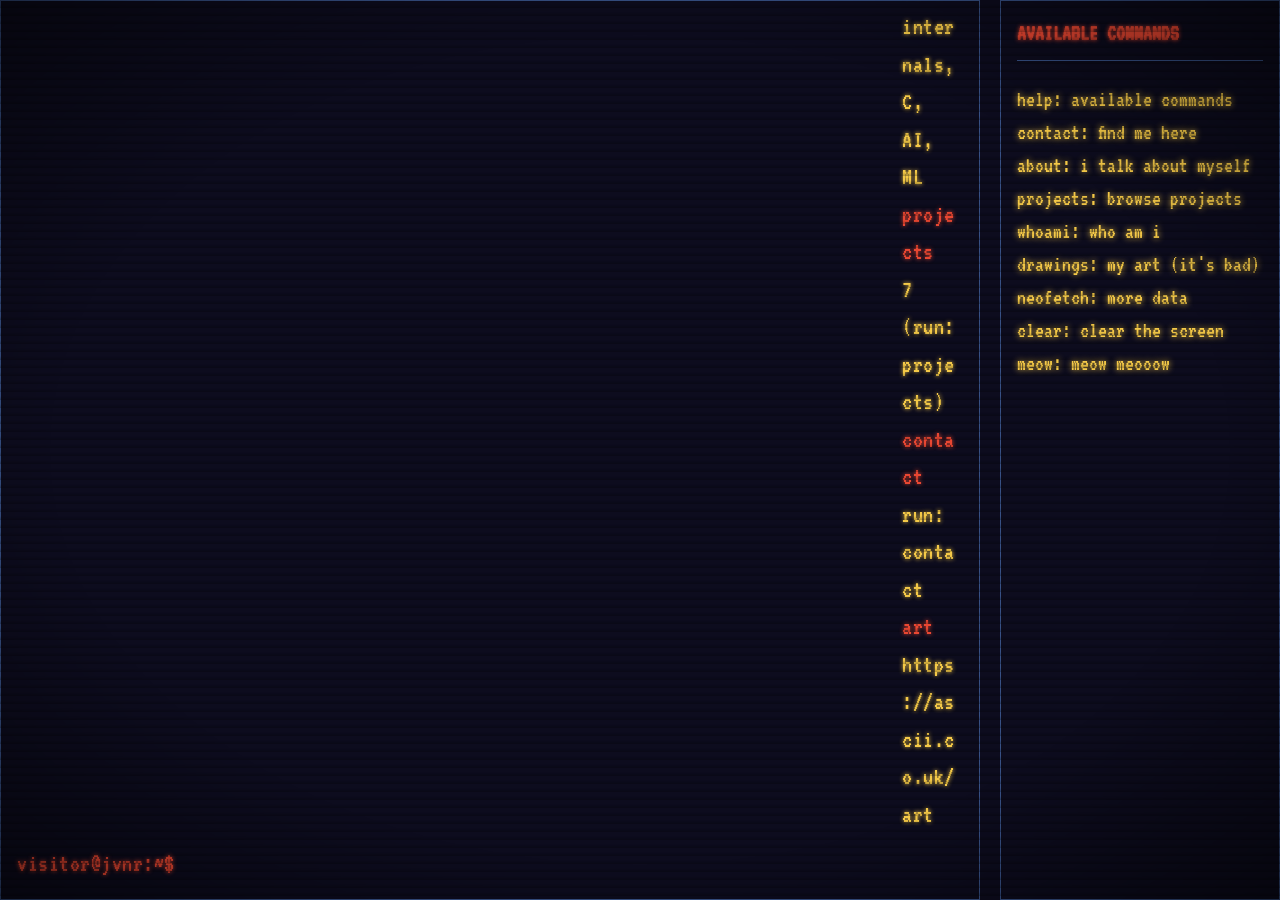
<file: index.html>
<!DOCTYPE html>
<html lang="en">
<head>
    <meta charset="UTF-8">
    <meta name="viewport" content="width=device-width, initial-scale=1.0">
    <title>Jeevan | Portfolio</title>
    <link rel="stylesheet" href="style.css">
    <link rel="preconnect" href="https://fonts.googleapis.com">
    <link rel="preconnect" href="https://fonts.gstatic.com" crossorigin>
    <link href="https://fonts.googleapis.com/css2?family=VT323&display=swap" rel="stylesheet">
</head>
<body>
    <main class="crt">
        <section id="terminal">
            <div id="output">welcome! check out any of the `Available Commands`</div>
            <div class="prompt-row">
                <span class="prompt">visitor@jvnr:~$</span>
                <input id="cmd" autofocus autocomplete="off" spellcheck="false">
            </div>
        </section>
        <aside id="help">
            <h3>AVAILABLE COMMANDS</h3>
            <ul id="cmd-list"></ul>
        </aside>
    </main>
    <script src="script.js"></script>
</body>
</html>
</file>
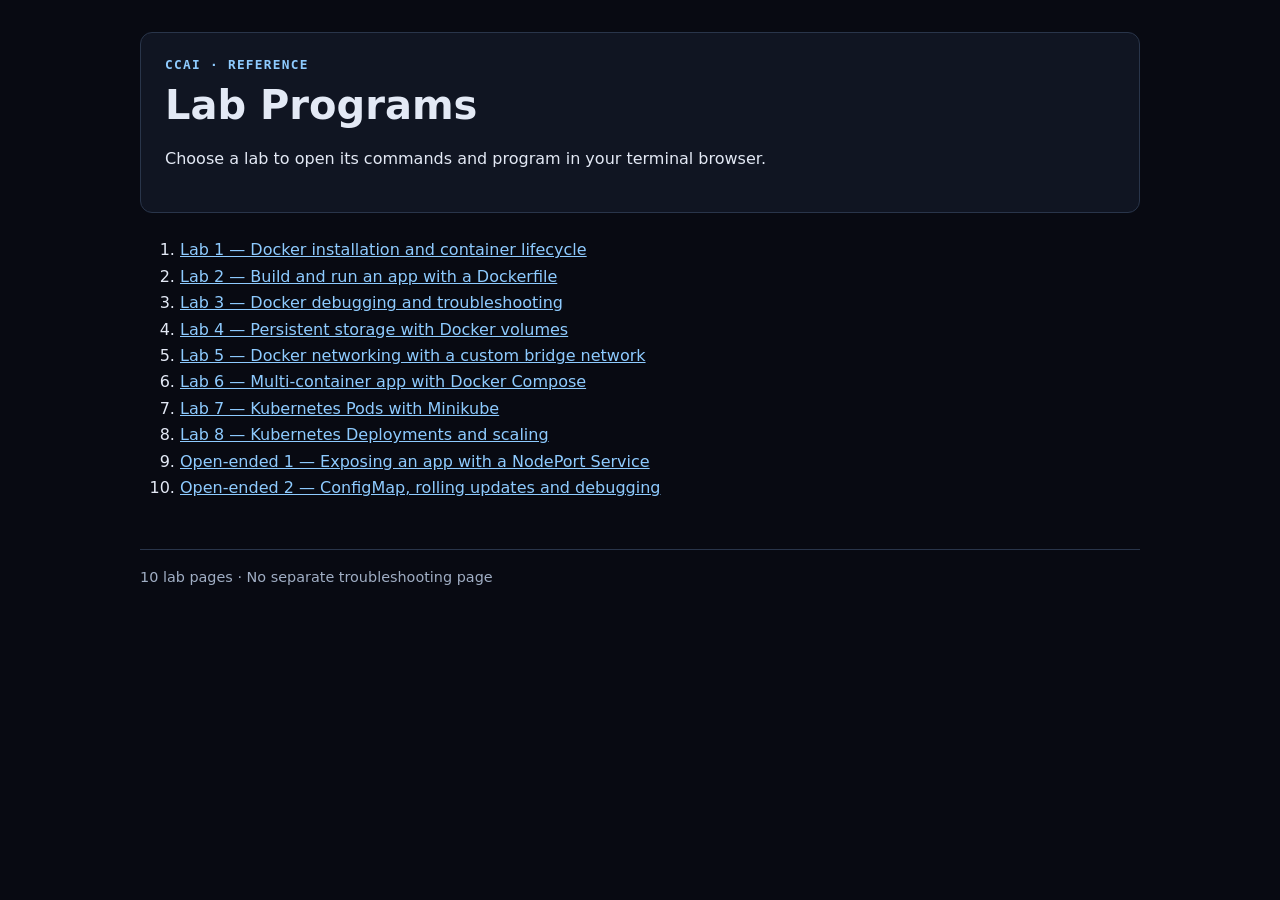
<file: ccai/index.html>
<!doctype html>
<html lang="en"><head><meta charset="utf-8"><meta name="viewport" content="width=device-width, initial-scale=1">
<title>CCAI Lab Programs</title><style>
:root{color-scheme:dark;--bg:#080a12;--panel:#101522;--text:#e3e9f5;--muted:#a0aec4;--accent:#8ecbff;--border:#29354a;--code:#070b12}
*{box-sizing:border-box}
body{margin:0;background:var(--bg);color:var(--text);font:16px/1.65 system-ui,-apple-system,BlinkMacSystemFont,"Segoe UI",sans-serif}
main{width:min(100% - 2rem,1000px);margin:0 auto;padding:2rem 0 4rem}
header{padding:1.5rem;margin-bottom:1.5rem;background:#101522;border:1px solid var(--border);border-radius:12px}
.eyebrow{color:var(--accent);font:700 .8rem ui-monospace,monospace;letter-spacing:.1em;text-transform:uppercase}
h1,h2,h3{line-height:1.25}h1{font-size:clamp(1.8rem,4vw,2.5rem);margin:.5rem 0}h2{margin-top:2rem;padding-bottom:.5rem;border-bottom:1px solid var(--border)}h3{color:var(--accent);margin-top:1.5rem}
p,li{max-width:85ch}a{color:var(--accent)}strong{color:#fff}
pre{overflow-x:auto;padding:1rem;background:var(--code);border:1px solid var(--border);border-radius:8px;line-height:1.5;tab-size:2}
pre code{white-space:pre;font: .9rem ui-monospace,SFMono-Regular,Consolas,monospace}
code{font-family:ui-monospace,SFMono-Regular,Consolas,monospace;background:#1a2435;padding:.1rem .3rem;border-radius:4px}
pre code{background:transparent;padding:0}
table{border-collapse:collapse;width:100%;display:block;overflow-x:auto}th,td{border:1px solid var(--border);padding:.65rem;text-align:left;vertical-align:top}th{background:var(--panel)}
blockquote{border-left:3px solid var(--accent);padding:.5rem 1rem;margin-left:0;color:var(--muted);background:var(--panel)}
nav{display:flex;flex-wrap:wrap;gap:.5rem;margin:1rem 0 2rem}nav a{border:1px solid var(--border);padding:.35rem .6rem;border-radius:6px;text-decoration:none}
footer{border-top:1px solid var(--border);margin-top:3rem;padding-top:1rem;color:var(--muted);font-size:.9rem}
@media(max-width:600px){main{width:min(100% - 1.2rem,1000px);padding-top:.5rem}header{padding:1rem}body{font-size:15px}pre{padding:.75rem}pre code{font-size:.8rem}}
</style></head>
<body><main><header><div class="eyebrow">CCAI · Reference</div><h1>Lab Programs</h1><p>Choose a lab to open its commands and program in your terminal browser.</p></header>
<ol><li><a href="1.html">Lab 1 — Docker installation and container lifecycle</a></li>
<li><a href="2.html">Lab 2 — Build and run an app with a Dockerfile</a></li>
<li><a href="3.html">Lab 3 — Docker debugging and troubleshooting</a></li>
<li><a href="4.html">Lab 4 — Persistent storage with Docker volumes</a></li>
<li><a href="5.html">Lab 5 — Docker networking with a custom bridge network</a></li>
<li><a href="6.html">Lab 6 — Multi-container app with Docker Compose</a></li>
<li><a href="7.html">Lab 7 — Kubernetes Pods with Minikube</a></li>
<li><a href="8.html">Lab 8 — Kubernetes Deployments and scaling</a></li>
<li><a href="9.html">Open-ended 1 — Exposing an app with a NodePort Service</a></li>
<li><a href="10.html">Open-ended 2 — ConfigMap, rolling updates and debugging</a></li></ol><footer>10 lab pages · No separate troubleshooting page</footer></main></body></html>
</file>
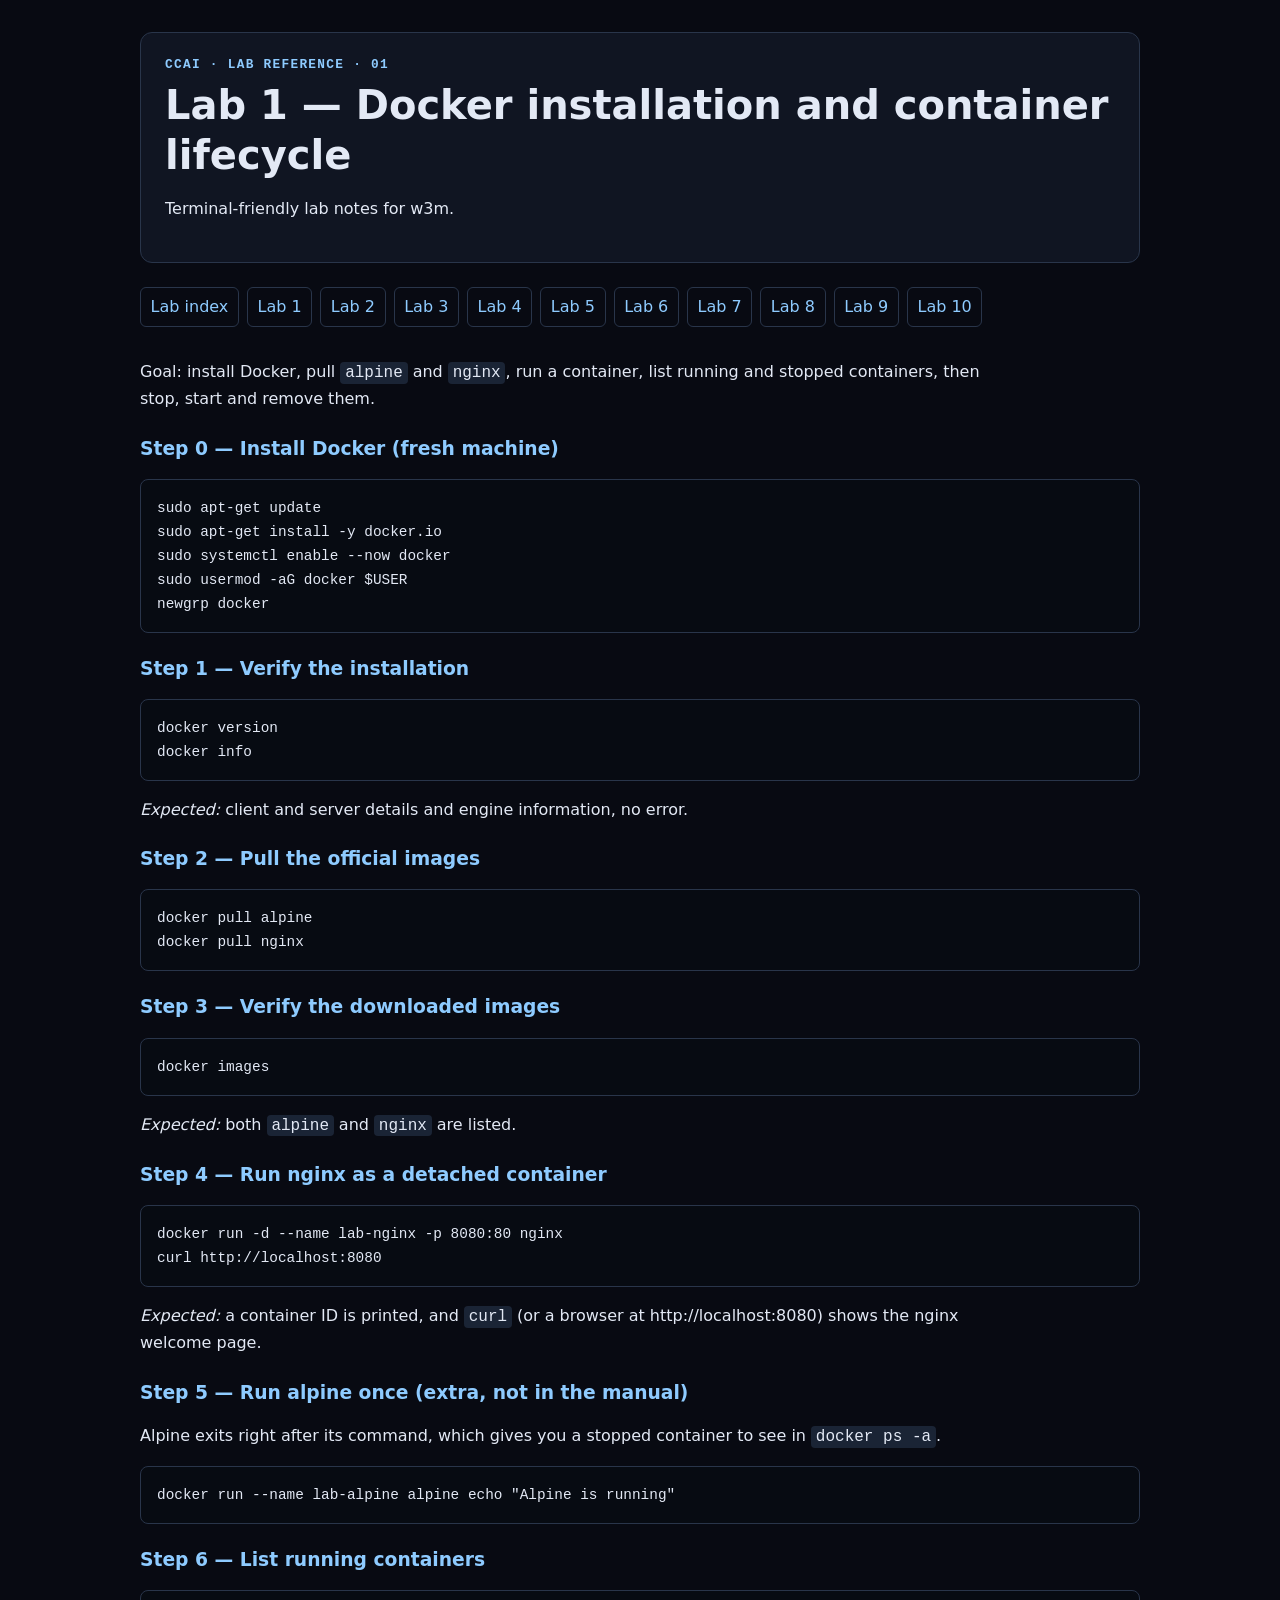
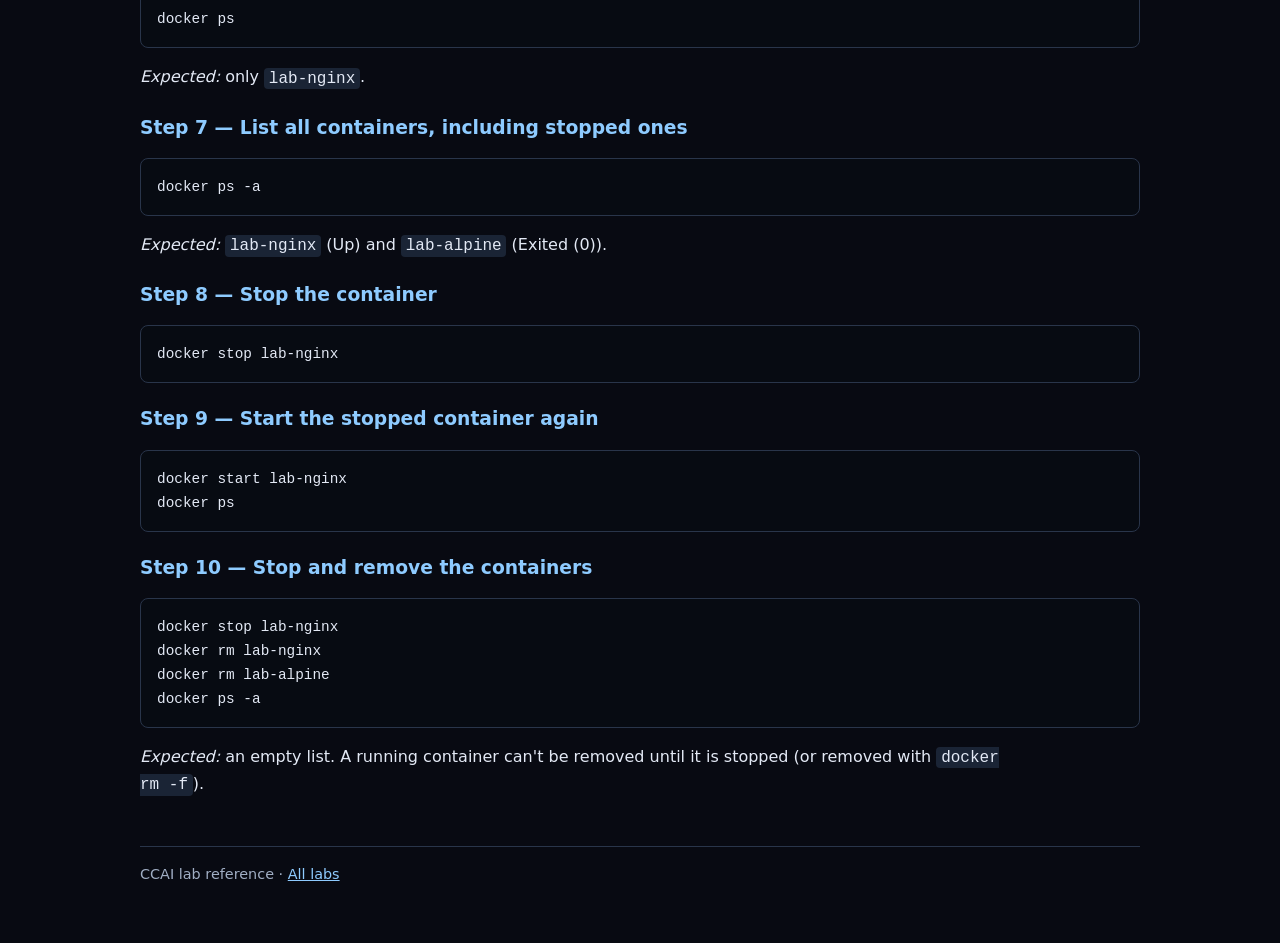
<file: ccai/1.html>
<!doctype html>
<html lang="en">
<head>
<meta charset="utf-8">
<meta name="viewport" content="width=device-width, initial-scale=1">
<meta name="description" content="Lab 1 — Docker installation and container lifecycle — CCAI lab reference">
<title>Lab 1 — Docker installation and container lifecycle | CCAI Labs</title>
<style>
:root{color-scheme:dark;--bg:#080a12;--panel:#101522;--text:#e3e9f5;--muted:#a0aec4;--accent:#8ecbff;--border:#29354a;--code:#070b12}
*{box-sizing:border-box}
body{margin:0;background:var(--bg);color:var(--text);font:16px/1.65 system-ui,-apple-system,BlinkMacSystemFont,"Segoe UI",sans-serif}
main{width:min(100% - 2rem,1000px);margin:0 auto;padding:2rem 0 4rem}
header{padding:1.5rem;margin-bottom:1.5rem;background:#101522;border:1px solid var(--border);border-radius:12px}
.eyebrow{color:var(--accent);font:700 .8rem ui-monospace,monospace;letter-spacing:.1em;text-transform:uppercase}
h1,h2,h3{line-height:1.25}h1{font-size:clamp(1.8rem,4vw,2.5rem);margin:.5rem 0}h2{margin-top:2rem;padding-bottom:.5rem;border-bottom:1px solid var(--border)}h3{color:var(--accent);margin-top:1.5rem}
p,li{max-width:85ch}a{color:var(--accent)}strong{color:#fff}
pre{overflow-x:auto;padding:1rem;background:var(--code);border:1px solid var(--border);border-radius:8px;line-height:1.5;tab-size:2}
pre code{white-space:pre;font: .9rem ui-monospace,SFMono-Regular,Consolas,monospace}
code{font-family:ui-monospace,SFMono-Regular,Consolas,monospace;background:#1a2435;padding:.1rem .3rem;border-radius:4px}
pre code{background:transparent;padding:0}
table{border-collapse:collapse;width:100%;display:block;overflow-x:auto}th,td{border:1px solid var(--border);padding:.65rem;text-align:left;vertical-align:top}th{background:var(--panel)}
blockquote{border-left:3px solid var(--accent);padding:.5rem 1rem;margin-left:0;color:var(--muted);background:var(--panel)}
nav{display:flex;flex-wrap:wrap;gap:.5rem;margin:1rem 0 2rem}nav a{border:1px solid var(--border);padding:.35rem .6rem;border-radius:6px;text-decoration:none}
footer{border-top:1px solid var(--border);margin-top:3rem;padding-top:1rem;color:var(--muted);font-size:.9rem}
@media(max-width:600px){main{width:min(100% - 1.2rem,1000px);padding-top:.5rem}header{padding:1rem}body{font-size:15px}pre{padding:.75rem}pre code{font-size:.8rem}}
</style>
</head>
<body><main>
<header><div class="eyebrow">CCAI · Lab Reference · 01</div><h1>Lab 1 — Docker installation and container lifecycle</h1><p>Terminal-friendly lab notes for w3m.</p></header>
<nav><a href="index.html">Lab index</a><a href="1.html">Lab 1</a><a href="2.html">Lab 2</a><a href="3.html">Lab 3</a><a href="4.html">Lab 4</a><a href="5.html">Lab 5</a><a href="6.html">Lab 6</a><a href="7.html">Lab 7</a><a href="8.html">Lab 8</a><a href="9.html">Lab 9</a><a href="10.html">Lab 10</a></nav>
<p>Goal: install Docker, pull <code>alpine</code> and <code>nginx</code>, run a container, list running and stopped containers, then stop, start and remove them.</p>
<h3>Step 0 — Install Docker (fresh machine)</h3>
<pre><code class="language-bash">sudo apt-get update
sudo apt-get install -y docker.io
sudo systemctl enable --now docker
sudo usermod -aG docker $USER
newgrp docker
</code></pre>
<h3>Step 1 — Verify the installation</h3>
<pre><code class="language-bash">docker version
docker info
</code></pre>
<p><em>Expected:</em> client and server details and engine information, no error.</p>
<h3>Step 2 — Pull the official images</h3>
<pre><code class="language-bash">docker pull alpine
docker pull nginx
</code></pre>
<h3>Step 3 — Verify the downloaded images</h3>
<pre><code class="language-bash">docker images
</code></pre>
<p><em>Expected:</em> both <code>alpine</code> and <code>nginx</code> are listed.</p>
<h3>Step 4 — Run nginx as a detached container</h3>
<pre><code class="language-bash">docker run -d --name lab-nginx -p 8080:80 nginx
curl http://localhost:8080
</code></pre>
<p><em>Expected:</em> a container ID is printed, and <code>curl</code> (or a browser at http://localhost:8080) shows the nginx welcome page.</p>
<h3>Step 5 — Run alpine once (extra, not in the manual)</h3>
<p>Alpine exits right after its command, which gives you a stopped container to see in <code>docker ps -a</code>.</p>
<pre><code class="language-bash">docker run --name lab-alpine alpine echo &quot;Alpine is running&quot;
</code></pre>
<h3>Step 6 — List running containers</h3>
<pre><code class="language-bash">docker ps
</code></pre>
<p><em>Expected:</em> only <code>lab-nginx</code>.</p>
<h3>Step 7 — List all containers, including stopped ones</h3>
<pre><code class="language-bash">docker ps -a
</code></pre>
<p><em>Expected:</em> <code>lab-nginx</code> (Up) and <code>lab-alpine</code> (Exited (0)).</p>
<h3>Step 8 — Stop the container</h3>
<pre><code class="language-bash">docker stop lab-nginx
</code></pre>
<h3>Step 9 — Start the stopped container again</h3>
<pre><code class="language-bash">docker start lab-nginx
docker ps
</code></pre>
<h3>Step 10 — Stop and remove the containers</h3>
<pre><code class="language-bash">docker stop lab-nginx
docker rm lab-nginx
docker rm lab-alpine
docker ps -a
</code></pre>
<p><em>Expected:</em> an empty list. A running container can't be removed until it is stopped (or removed with <code>docker rm -f</code>).</p>

<footer>CCAI lab reference · <a href="index.html">All labs</a></footer>
</main></body></html>
</file>
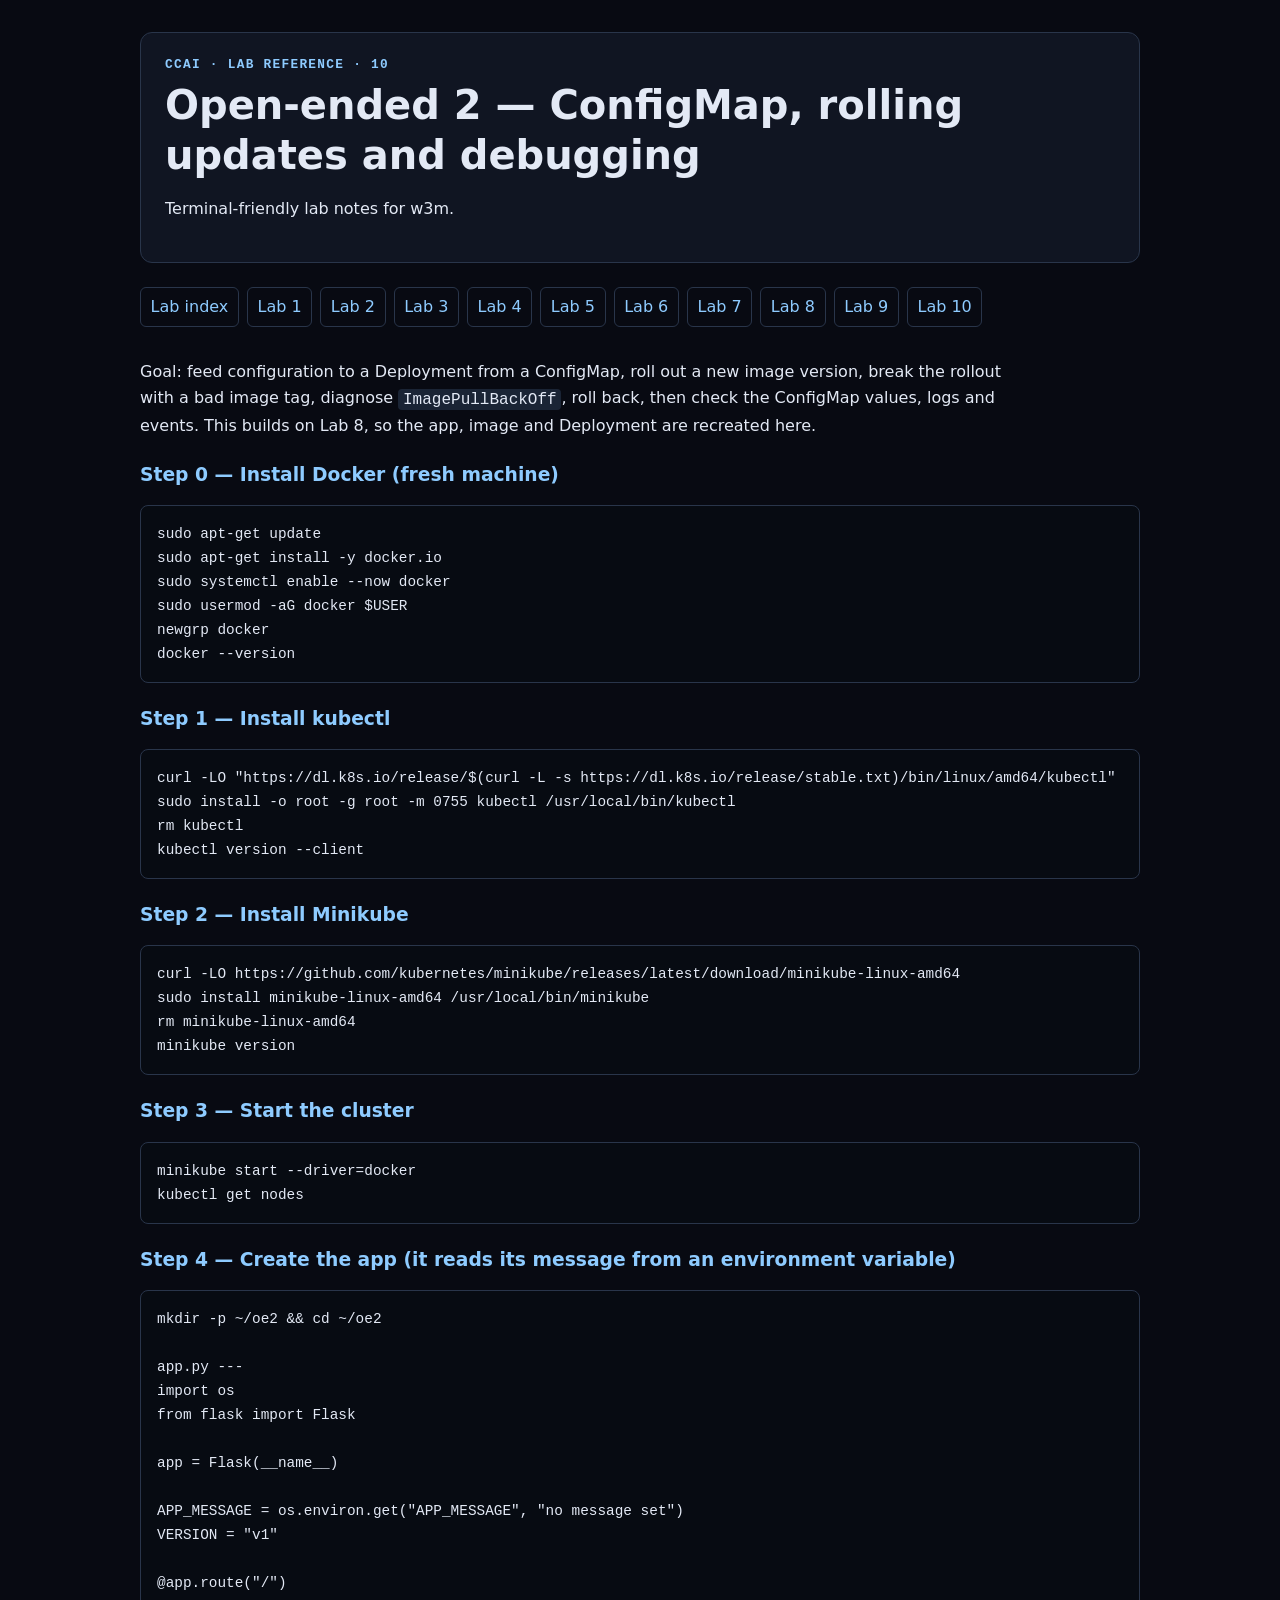
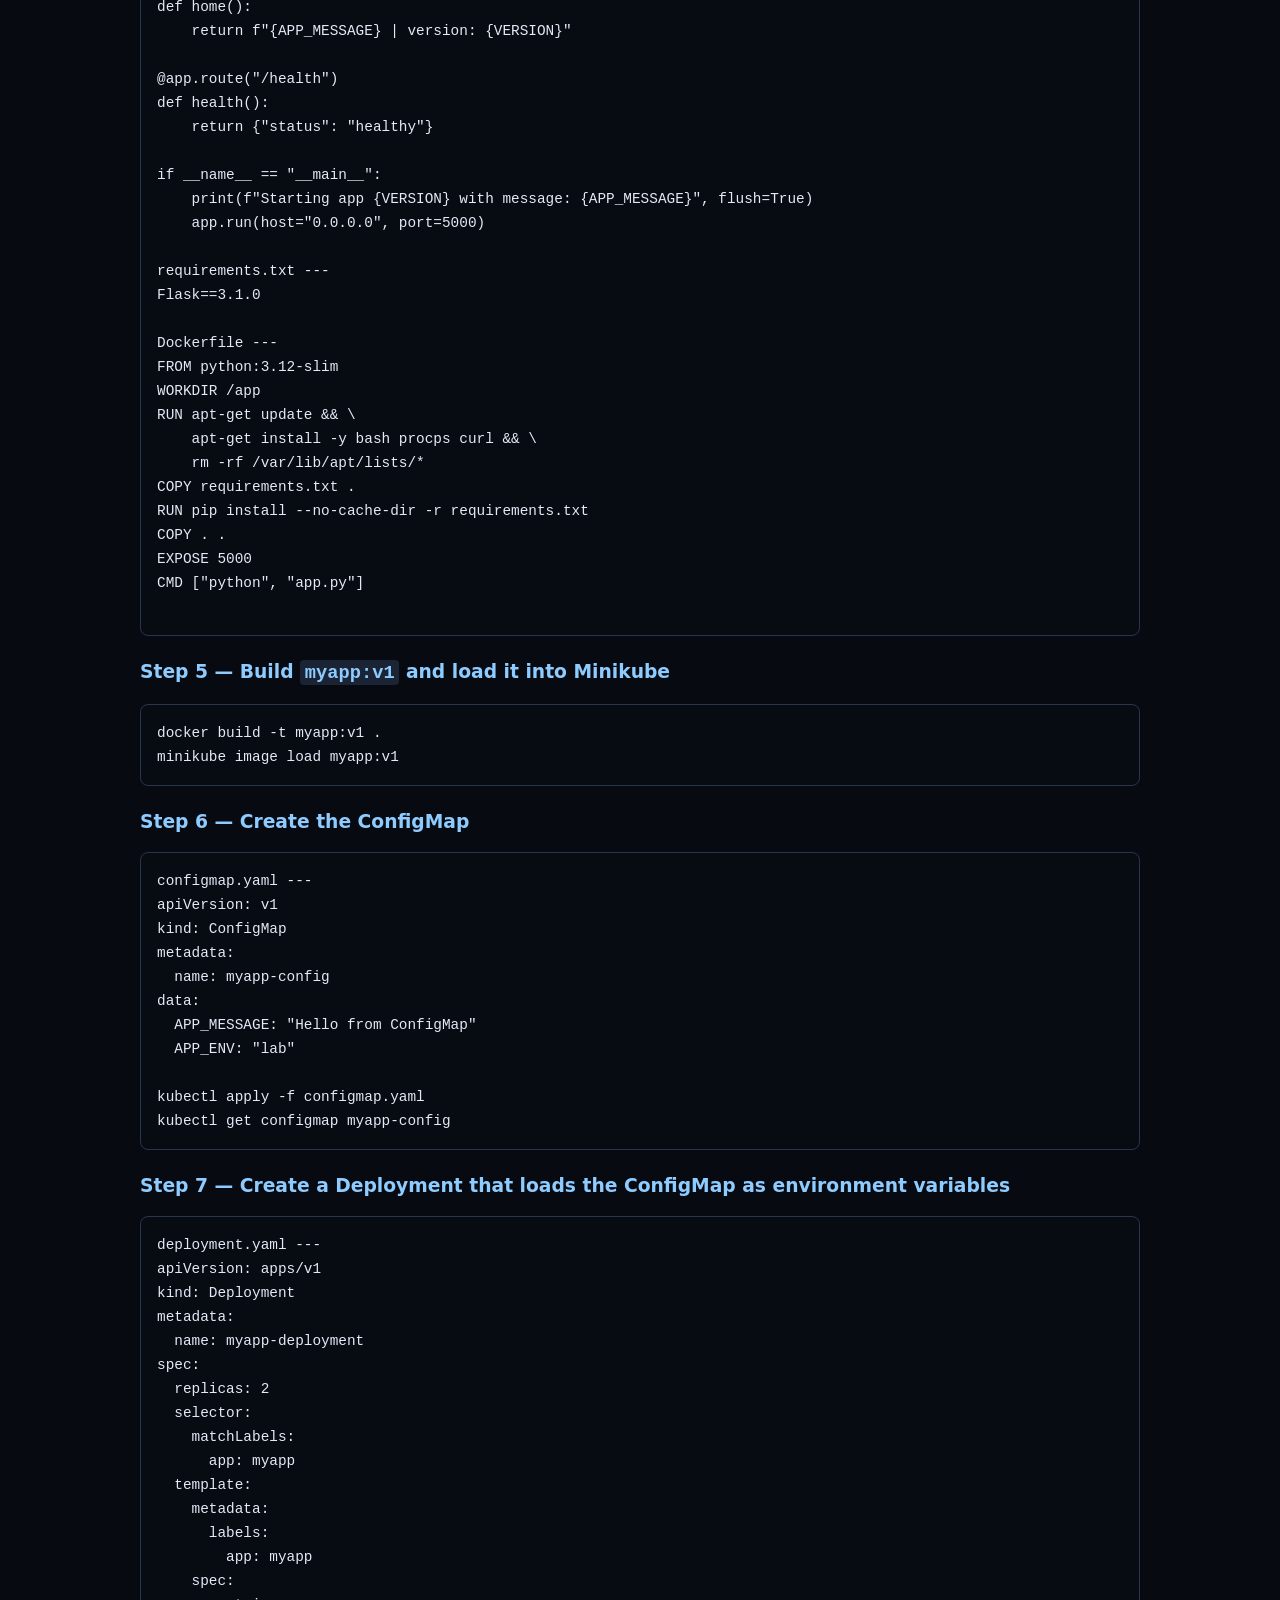
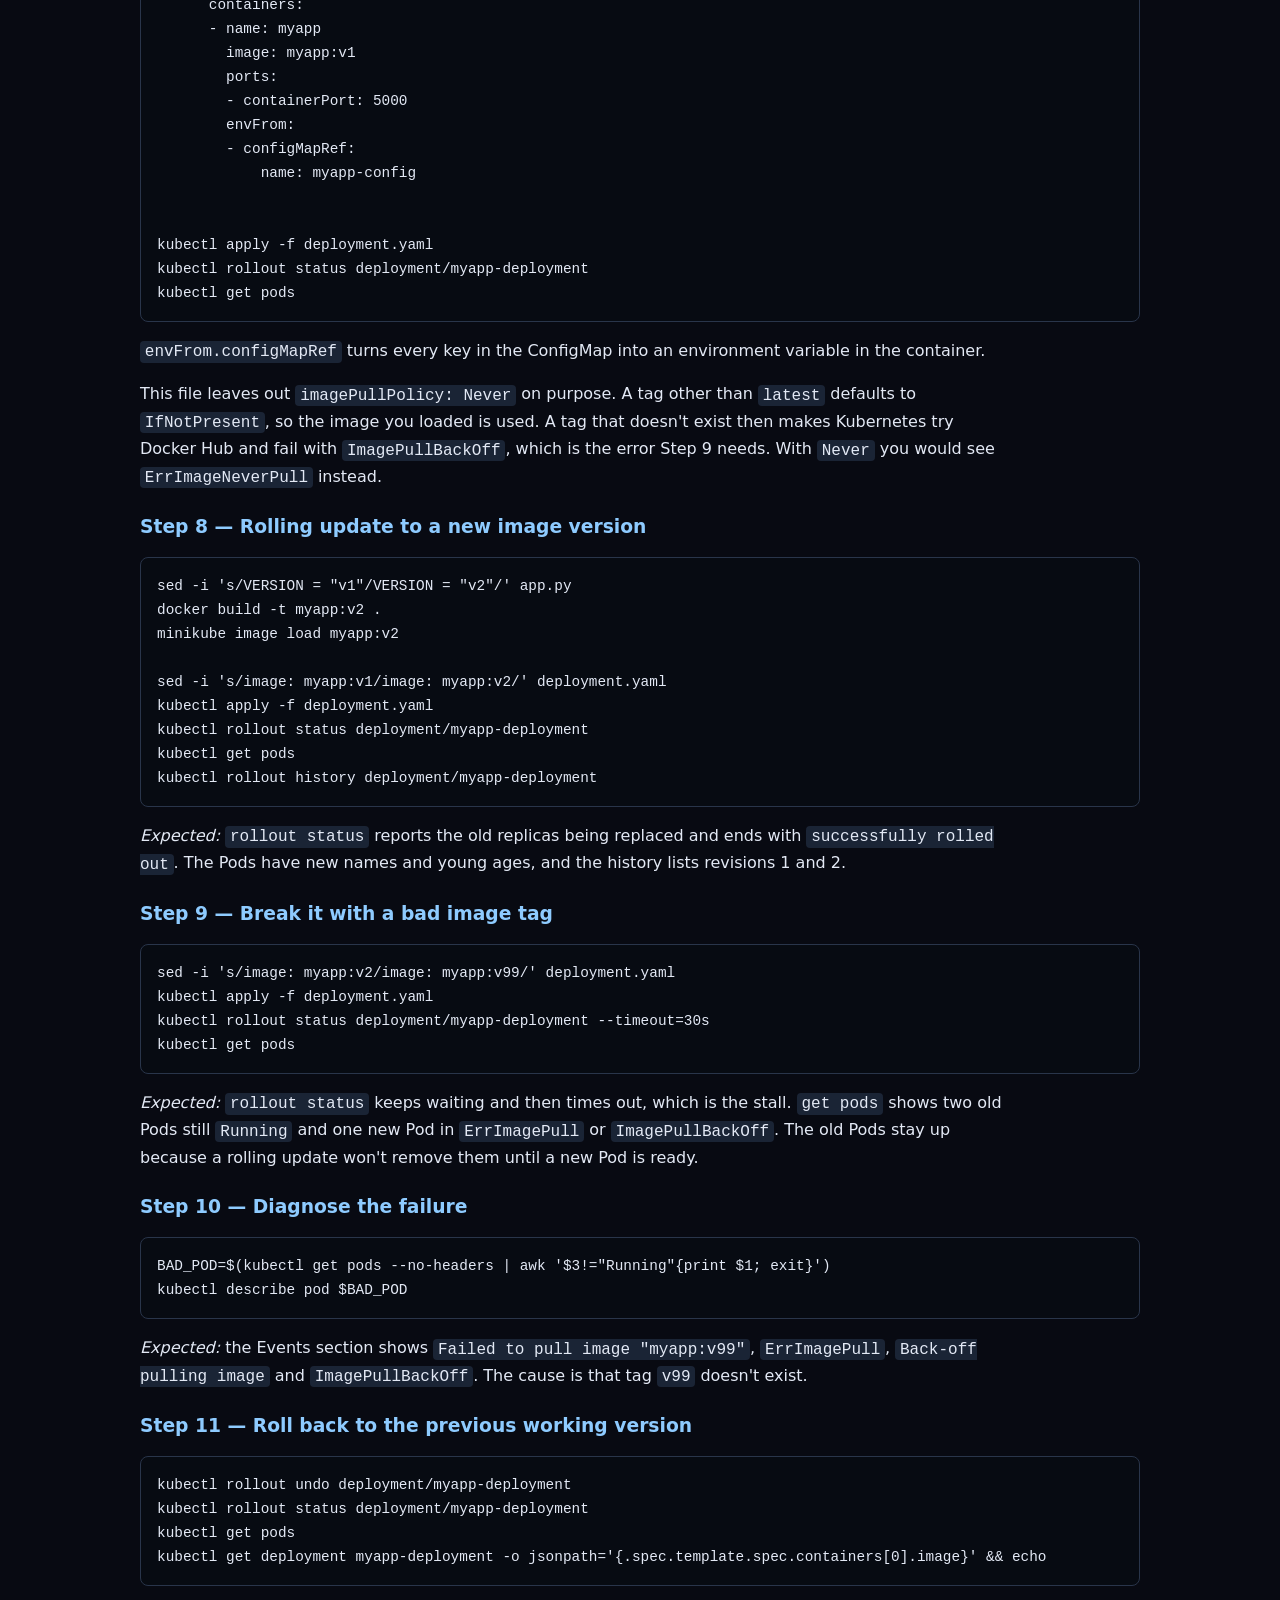
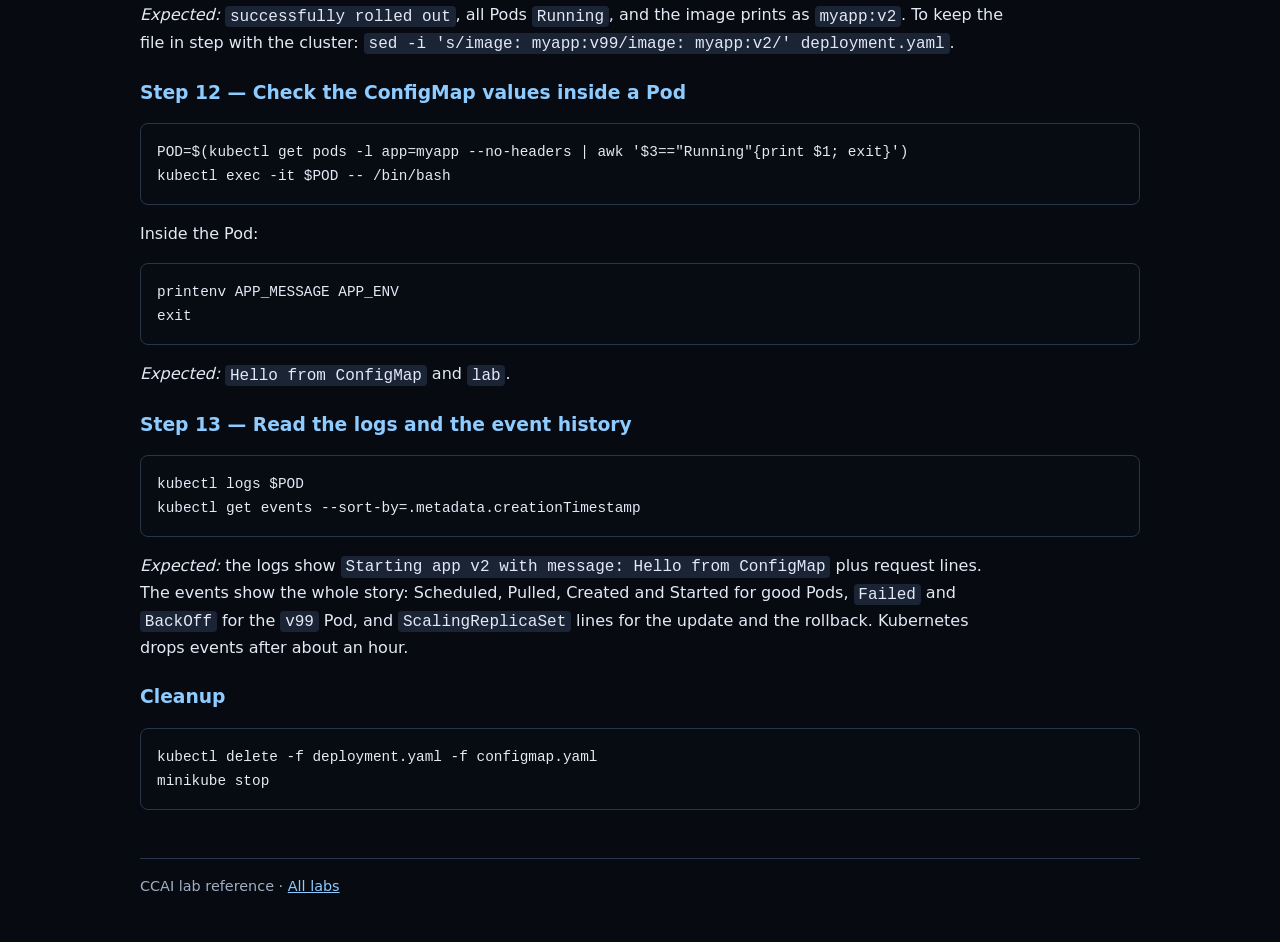
<file: ccai/10.html>
<!doctype html>
<html lang="en">
<head>
<meta charset="utf-8">
<meta name="viewport" content="width=device-width, initial-scale=1">
<meta name="description" content="Open-ended 2 — ConfigMap, rolling updates and debugging — CCAI lab reference">
<title>Open-ended 2 — ConfigMap, rolling updates and debugging | CCAI Labs</title>
<style>
:root{color-scheme:dark;--bg:#080a12;--panel:#101522;--text:#e3e9f5;--muted:#a0aec4;--accent:#8ecbff;--border:#29354a;--code:#070b12}
*{box-sizing:border-box}
body{margin:0;background:var(--bg);color:var(--text);font:16px/1.65 system-ui,-apple-system,BlinkMacSystemFont,"Segoe UI",sans-serif}
main{width:min(100% - 2rem,1000px);margin:0 auto;padding:2rem 0 4rem}
header{padding:1.5rem;margin-bottom:1.5rem;background:#101522;border:1px solid var(--border);border-radius:12px}
.eyebrow{color:var(--accent);font:700 .8rem ui-monospace,monospace;letter-spacing:.1em;text-transform:uppercase}
h1,h2,h3{line-height:1.25}h1{font-size:clamp(1.8rem,4vw,2.5rem);margin:.5rem 0}h2{margin-top:2rem;padding-bottom:.5rem;border-bottom:1px solid var(--border)}h3{color:var(--accent);margin-top:1.5rem}
p,li{max-width:85ch}a{color:var(--accent)}strong{color:#fff}
pre{overflow-x:auto;padding:1rem;background:var(--code);border:1px solid var(--border);border-radius:8px;line-height:1.5;tab-size:2}
pre code{white-space:pre;font: .9rem ui-monospace,SFMono-Regular,Consolas,monospace}
code{font-family:ui-monospace,SFMono-Regular,Consolas,monospace;background:#1a2435;padding:.1rem .3rem;border-radius:4px}
pre code{background:transparent;padding:0}
table{border-collapse:collapse;width:100%;display:block;overflow-x:auto}th,td{border:1px solid var(--border);padding:.65rem;text-align:left;vertical-align:top}th{background:var(--panel)}
blockquote{border-left:3px solid var(--accent);padding:.5rem 1rem;margin-left:0;color:var(--muted);background:var(--panel)}
nav{display:flex;flex-wrap:wrap;gap:.5rem;margin:1rem 0 2rem}nav a{border:1px solid var(--border);padding:.35rem .6rem;border-radius:6px;text-decoration:none}
footer{border-top:1px solid var(--border);margin-top:3rem;padding-top:1rem;color:var(--muted);font-size:.9rem}
@media(max-width:600px){main{width:min(100% - 1.2rem,1000px);padding-top:.5rem}header{padding:1rem}body{font-size:15px}pre{padding:.75rem}pre code{font-size:.8rem}}
</style>
</head>
<body><main>
<header><div class="eyebrow">CCAI · Lab Reference · 10</div><h1>Open-ended 2 — ConfigMap, rolling updates and debugging</h1><p>Terminal-friendly lab notes for w3m.</p></header>
<nav><a href="index.html">Lab index</a><a href="1.html">Lab 1</a><a href="2.html">Lab 2</a><a href="3.html">Lab 3</a><a href="4.html">Lab 4</a><a href="5.html">Lab 5</a><a href="6.html">Lab 6</a><a href="7.html">Lab 7</a><a href="8.html">Lab 8</a><a href="9.html">Lab 9</a><a href="10.html">Lab 10</a></nav>
<p>Goal: feed configuration to a Deployment from a ConfigMap, roll out a new image version, break the rollout with a bad image tag, diagnose <code>ImagePullBackOff</code>, roll back, then check the ConfigMap values, logs and events. This builds on Lab 8, so the app, image and Deployment are recreated here.</p>
<h3>Step 0 — Install Docker (fresh machine)</h3>
<pre><code class="language-bash">sudo apt-get update
sudo apt-get install -y docker.io
sudo systemctl enable --now docker
sudo usermod -aG docker $USER
newgrp docker
docker --version
</code></pre>
<h3>Step 1 — Install kubectl</h3>
<pre><code class="language-bash">curl -LO &quot;https://dl.k8s.io/release/$(curl -L -s https://dl.k8s.io/release/stable.txt)/bin/linux/amd64/kubectl&quot;
sudo install -o root -g root -m 0755 kubectl /usr/local/bin/kubectl
rm kubectl
kubectl version --client
</code></pre>
<h3>Step 2 — Install Minikube</h3>
<pre><code class="language-bash">curl -LO https://github.com/kubernetes/minikube/releases/latest/download/minikube-linux-amd64
sudo install minikube-linux-amd64 /usr/local/bin/minikube
rm minikube-linux-amd64
minikube version
</code></pre>
<h3>Step 3 — Start the cluster</h3>
<pre><code class="language-bash">minikube start --driver=docker
kubectl get nodes
</code></pre>
<h3>Step 4 — Create the app (it reads its message from an environment variable)</h3>
<pre><code class="language-bash">mkdir -p ~/oe2 &amp;&amp; cd ~/oe2

app.py ---
import os
from flask import Flask

app = Flask(__name__)

APP_MESSAGE = os.environ.get(&quot;APP_MESSAGE&quot;, &quot;no message set&quot;)
VERSION = &quot;v1&quot;

@app.route(&quot;/&quot;)
def home():
    return f&quot;{APP_MESSAGE} | version: {VERSION}&quot;

@app.route(&quot;/health&quot;)
def health():
    return {&quot;status&quot;: &quot;healthy&quot;}

if __name__ == &quot;__main__&quot;:
    print(f&quot;Starting app {VERSION} with message: {APP_MESSAGE}&quot;, flush=True)
    app.run(host=&quot;0.0.0.0&quot;, port=5000)

requirements.txt ---
Flask==3.1.0 

Dockerfile ---
FROM python:3.12-slim
WORKDIR /app
RUN apt-get update &amp;&amp; \
    apt-get install -y bash procps curl &amp;&amp; \
    rm -rf /var/lib/apt/lists/*
COPY requirements.txt .
RUN pip install --no-cache-dir -r requirements.txt
COPY . .
EXPOSE 5000
CMD [&quot;python&quot;, &quot;app.py&quot;]

</code></pre>
<h3>Step 5 — Build <code>myapp:v1</code> and load it into Minikube</h3>
<pre><code class="language-bash">docker build -t myapp:v1 .
minikube image load myapp:v1
</code></pre>
<h3>Step 6 — Create the ConfigMap</h3>
<pre><code class="language-bash">configmap.yaml ---
apiVersion: v1
kind: ConfigMap
metadata:
  name: myapp-config
data:
  APP_MESSAGE: &quot;Hello from ConfigMap&quot;
  APP_ENV: &quot;lab&quot;

kubectl apply -f configmap.yaml
kubectl get configmap myapp-config
</code></pre>
<h3>Step 7 — Create a Deployment that loads the ConfigMap as environment variables</h3>
<pre><code class="language-bash">deployment.yaml ---
apiVersion: apps/v1
kind: Deployment
metadata:
  name: myapp-deployment
spec:
  replicas: 2
  selector:
    matchLabels:
      app: myapp
  template:
    metadata:
      labels:
        app: myapp
    spec:
      containers:
      - name: myapp
        image: myapp:v1
        ports:
        - containerPort: 5000
        envFrom:
        - configMapRef:
            name: myapp-config


kubectl apply -f deployment.yaml
kubectl rollout status deployment/myapp-deployment
kubectl get pods
</code></pre>
<p><code>envFrom.configMapRef</code> turns every key in the ConfigMap into an environment variable in the container.</p>
<p>This file leaves out <code>imagePullPolicy: Never</code> on purpose. A tag other than <code>latest</code> defaults to <code>IfNotPresent</code>, so the image you loaded is used. A tag that doesn't exist then makes Kubernetes try Docker Hub and fail with <code>ImagePullBackOff</code>, which is the error Step 9 needs. With <code>Never</code> you would see <code>ErrImageNeverPull</code> instead.</p>
<h3>Step 8 — Rolling update to a new image version</h3>
<pre><code class="language-bash">sed -i 's/VERSION = &quot;v1&quot;/VERSION = &quot;v2&quot;/' app.py
docker build -t myapp:v2 .
minikube image load myapp:v2

sed -i 's/image: myapp:v1/image: myapp:v2/' deployment.yaml
kubectl apply -f deployment.yaml
kubectl rollout status deployment/myapp-deployment
kubectl get pods
kubectl rollout history deployment/myapp-deployment
</code></pre>
<p><em>Expected:</em> <code>rollout status</code> reports the old replicas being replaced and ends with <code>successfully rolled out</code>. The Pods have new names and young ages, and the history lists revisions 1 and 2.</p>
<h3>Step 9 — Break it with a bad image tag</h3>
<pre><code class="language-bash">sed -i 's/image: myapp:v2/image: myapp:v99/' deployment.yaml
kubectl apply -f deployment.yaml
kubectl rollout status deployment/myapp-deployment --timeout=30s
kubectl get pods
</code></pre>
<p><em>Expected:</em> <code>rollout status</code> keeps waiting and then times out, which is the stall. <code>get pods</code> shows two old Pods still <code>Running</code> and one new Pod in <code>ErrImagePull</code> or <code>ImagePullBackOff</code>. The old Pods stay up because a rolling update won't remove them until a new Pod is ready.</p>
<h3>Step 10 — Diagnose the failure</h3>
<pre><code class="language-bash">BAD_POD=$(kubectl get pods --no-headers | awk '$3!=&quot;Running&quot;{print $1; exit}')
kubectl describe pod $BAD_POD
</code></pre>
<p><em>Expected:</em> the Events section shows <code>Failed to pull image &quot;myapp:v99&quot;</code>, <code>ErrImagePull</code>, <code>Back-off pulling image</code> and <code>ImagePullBackOff</code>. The cause is that tag <code>v99</code> doesn't exist.</p>
<h3>Step 11 — Roll back to the previous working version</h3>
<pre><code class="language-bash">kubectl rollout undo deployment/myapp-deployment
kubectl rollout status deployment/myapp-deployment
kubectl get pods
kubectl get deployment myapp-deployment -o jsonpath='{.spec.template.spec.containers[0].image}' &amp;&amp; echo
</code></pre>
<p><em>Expected:</em> <code>successfully rolled out</code>, all Pods <code>Running</code>, and the image prints as <code>myapp:v2</code>. To keep the file in step with the cluster: <code>sed -i 's/image: myapp:v99/image: myapp:v2/' deployment.yaml</code>.</p>
<h3>Step 12 — Check the ConfigMap values inside a Pod</h3>
<pre><code class="language-bash">POD=$(kubectl get pods -l app=myapp --no-headers | awk '$3==&quot;Running&quot;{print $1; exit}')
kubectl exec -it $POD -- /bin/bash
</code></pre>
<p>Inside the Pod:</p>
<pre><code class="language-bash">printenv APP_MESSAGE APP_ENV
exit
</code></pre>
<p><em>Expected:</em> <code>Hello from ConfigMap</code> and <code>lab</code>.</p>
<h3>Step 13 — Read the logs and the event history</h3>
<pre><code class="language-bash">kubectl logs $POD
kubectl get events --sort-by=.metadata.creationTimestamp
</code></pre>
<p><em>Expected:</em> the logs show <code>Starting app v2 with message: Hello from ConfigMap</code> plus request lines. The events show the whole story: Scheduled, Pulled, Created and Started for good Pods, <code>Failed</code> and <code>BackOff</code> for the <code>v99</code> Pod, and <code>ScalingReplicaSet</code> lines for the update and the rollback. Kubernetes drops events after about an hour.</p>
<h3>Cleanup</h3>
<pre><code class="language-bash">kubectl delete -f deployment.yaml -f configmap.yaml
minikube stop
</code></pre>

<footer>CCAI lab reference · <a href="index.html">All labs</a></footer>
</main></body></html>
</file>
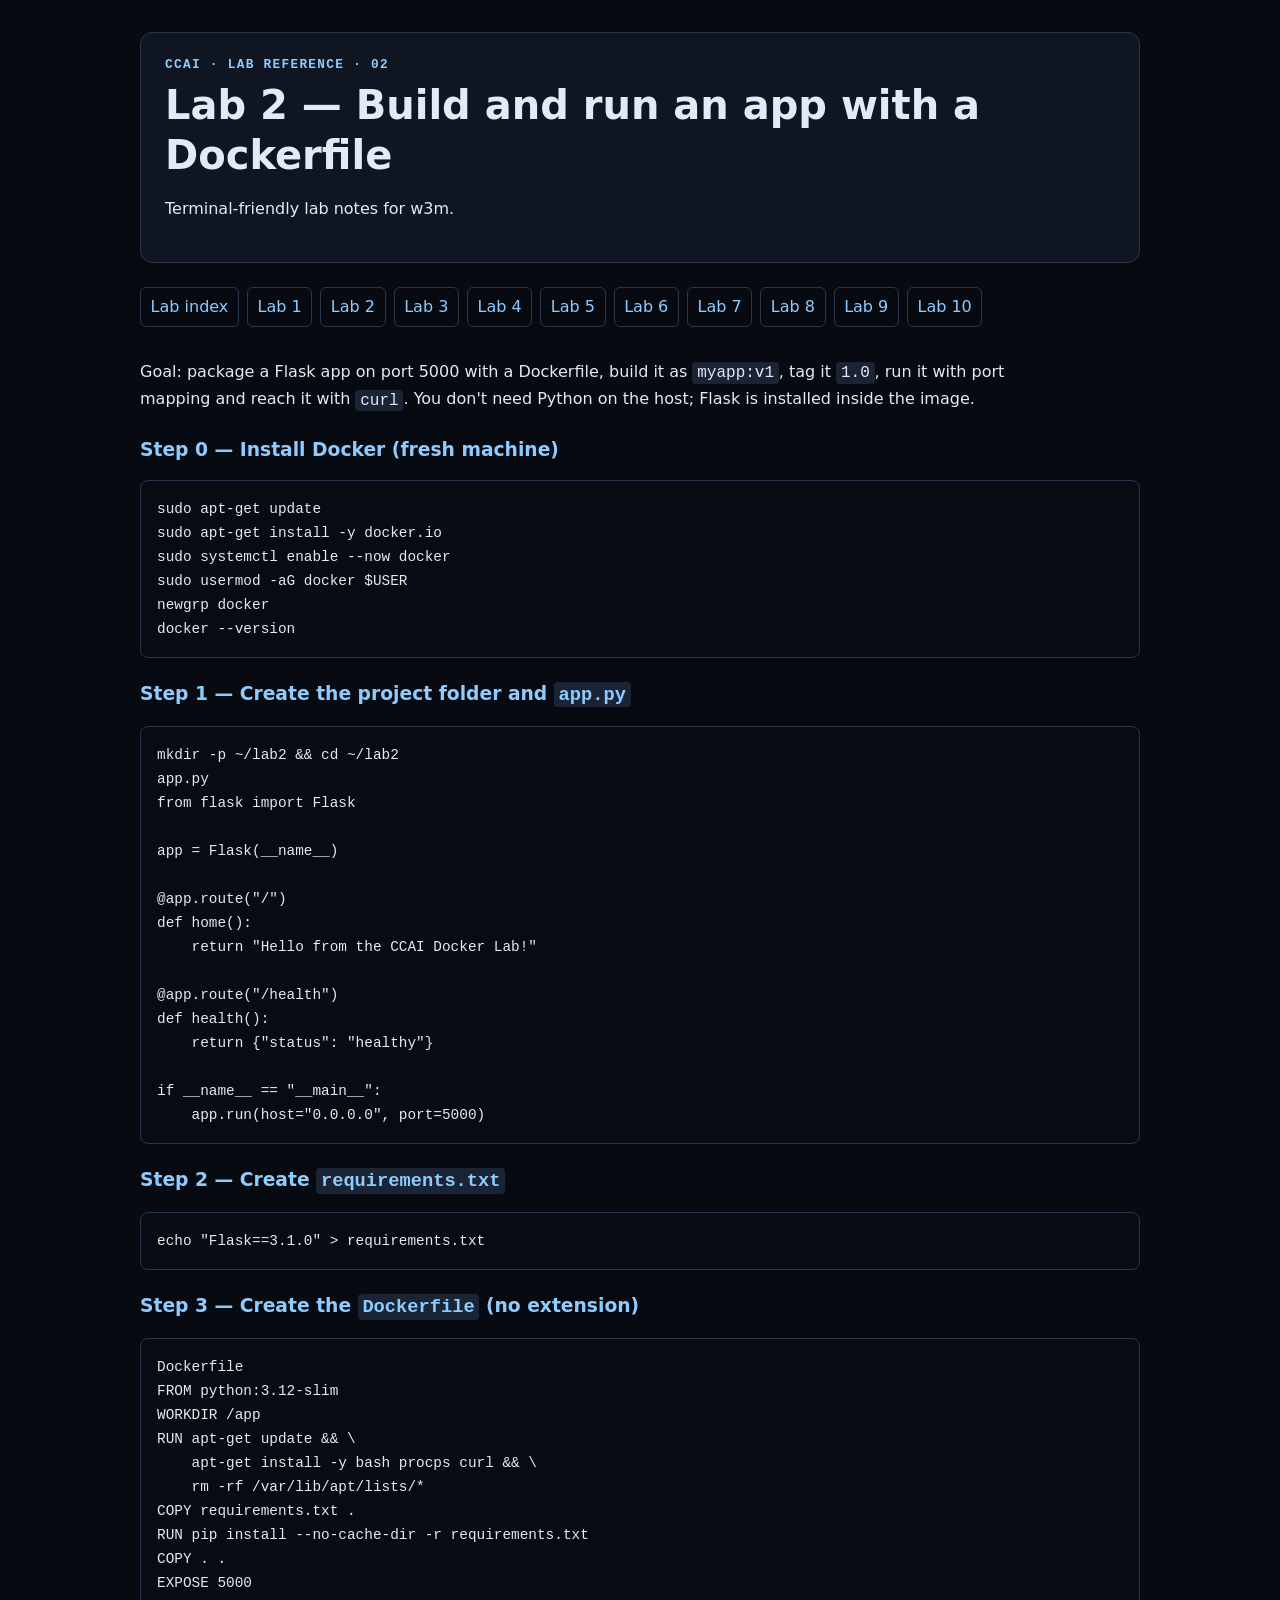
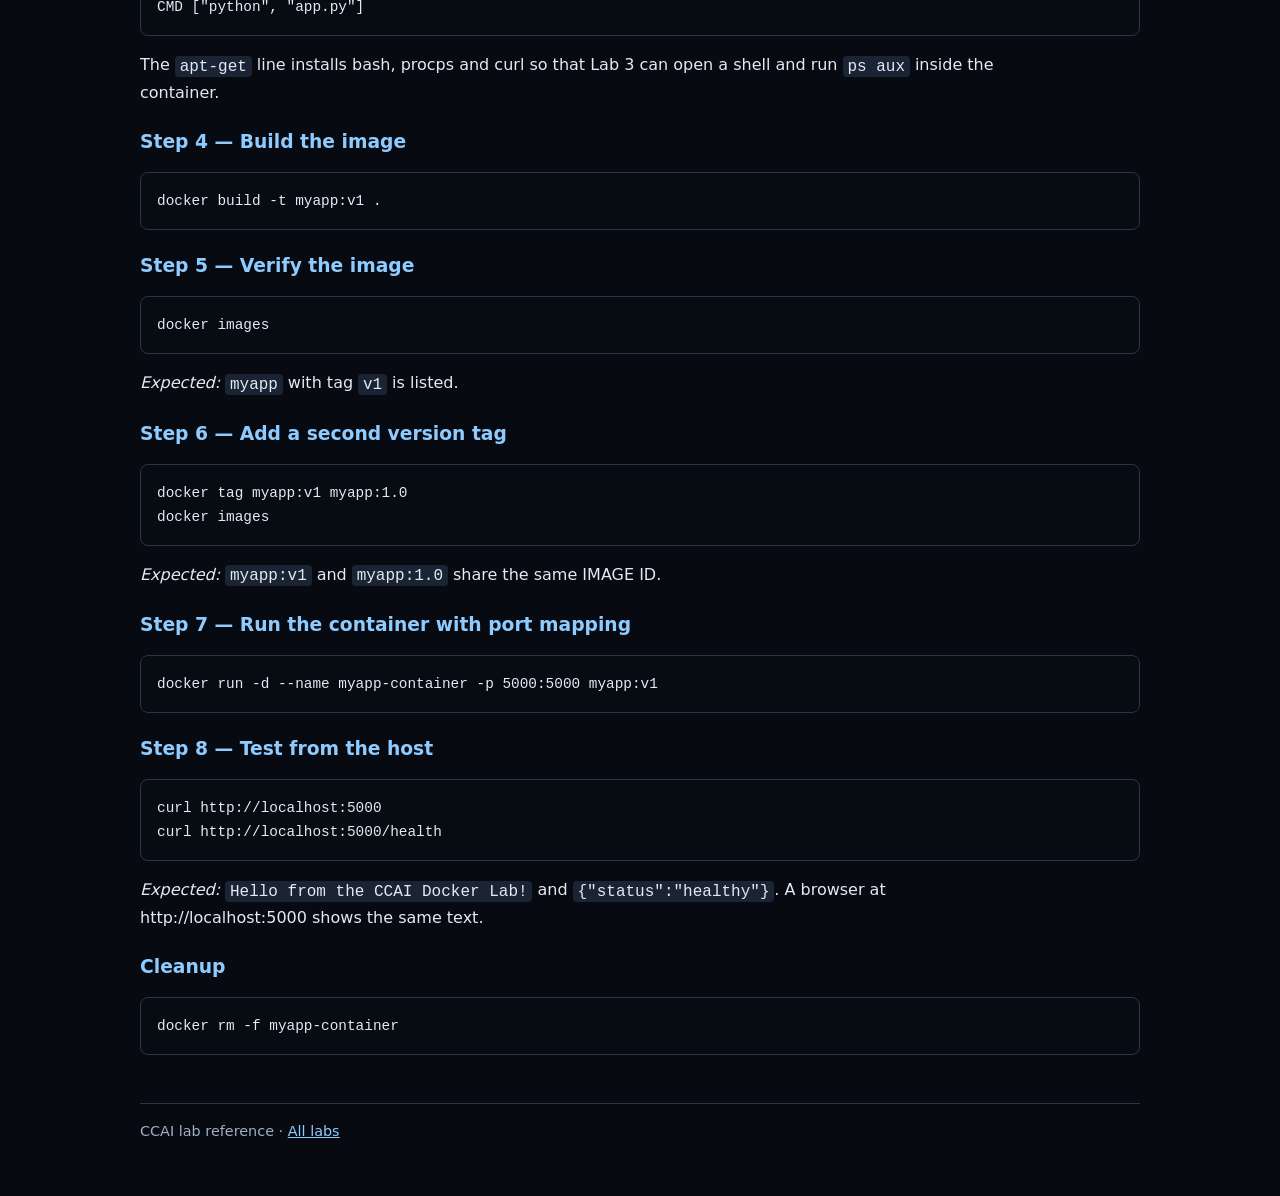
<file: ccai/2.html>
<!doctype html>
<html lang="en">
<head>
<meta charset="utf-8">
<meta name="viewport" content="width=device-width, initial-scale=1">
<meta name="description" content="Lab 2 — Build and run an app with a Dockerfile — CCAI lab reference">
<title>Lab 2 — Build and run an app with a Dockerfile | CCAI Labs</title>
<style>
:root{color-scheme:dark;--bg:#080a12;--panel:#101522;--text:#e3e9f5;--muted:#a0aec4;--accent:#8ecbff;--border:#29354a;--code:#070b12}
*{box-sizing:border-box}
body{margin:0;background:var(--bg);color:var(--text);font:16px/1.65 system-ui,-apple-system,BlinkMacSystemFont,"Segoe UI",sans-serif}
main{width:min(100% - 2rem,1000px);margin:0 auto;padding:2rem 0 4rem}
header{padding:1.5rem;margin-bottom:1.5rem;background:#101522;border:1px solid var(--border);border-radius:12px}
.eyebrow{color:var(--accent);font:700 .8rem ui-monospace,monospace;letter-spacing:.1em;text-transform:uppercase}
h1,h2,h3{line-height:1.25}h1{font-size:clamp(1.8rem,4vw,2.5rem);margin:.5rem 0}h2{margin-top:2rem;padding-bottom:.5rem;border-bottom:1px solid var(--border)}h3{color:var(--accent);margin-top:1.5rem}
p,li{max-width:85ch}a{color:var(--accent)}strong{color:#fff}
pre{overflow-x:auto;padding:1rem;background:var(--code);border:1px solid var(--border);border-radius:8px;line-height:1.5;tab-size:2}
pre code{white-space:pre;font: .9rem ui-monospace,SFMono-Regular,Consolas,monospace}
code{font-family:ui-monospace,SFMono-Regular,Consolas,monospace;background:#1a2435;padding:.1rem .3rem;border-radius:4px}
pre code{background:transparent;padding:0}
table{border-collapse:collapse;width:100%;display:block;overflow-x:auto}th,td{border:1px solid var(--border);padding:.65rem;text-align:left;vertical-align:top}th{background:var(--panel)}
blockquote{border-left:3px solid var(--accent);padding:.5rem 1rem;margin-left:0;color:var(--muted);background:var(--panel)}
nav{display:flex;flex-wrap:wrap;gap:.5rem;margin:1rem 0 2rem}nav a{border:1px solid var(--border);padding:.35rem .6rem;border-radius:6px;text-decoration:none}
footer{border-top:1px solid var(--border);margin-top:3rem;padding-top:1rem;color:var(--muted);font-size:.9rem}
@media(max-width:600px){main{width:min(100% - 1.2rem,1000px);padding-top:.5rem}header{padding:1rem}body{font-size:15px}pre{padding:.75rem}pre code{font-size:.8rem}}
</style>
</head>
<body><main>
<header><div class="eyebrow">CCAI · Lab Reference · 02</div><h1>Lab 2 — Build and run an app with a Dockerfile</h1><p>Terminal-friendly lab notes for w3m.</p></header>
<nav><a href="index.html">Lab index</a><a href="1.html">Lab 1</a><a href="2.html">Lab 2</a><a href="3.html">Lab 3</a><a href="4.html">Lab 4</a><a href="5.html">Lab 5</a><a href="6.html">Lab 6</a><a href="7.html">Lab 7</a><a href="8.html">Lab 8</a><a href="9.html">Lab 9</a><a href="10.html">Lab 10</a></nav>
<p>Goal: package a Flask app on port 5000 with a Dockerfile, build it as <code>myapp:v1</code>, tag it <code>1.0</code>, run it with port mapping and reach it with <code>curl</code>. You don't need Python on the host; Flask is installed inside the image.</p>
<h3>Step 0 — Install Docker (fresh machine)</h3>
<pre><code class="language-bash">sudo apt-get update
sudo apt-get install -y docker.io
sudo systemctl enable --now docker
sudo usermod -aG docker $USER
newgrp docker
docker --version
</code></pre>
<h3>Step 1 — Create the project folder and <code>app.py</code></h3>
<pre><code class="language-bash">mkdir -p ~/lab2 &amp;&amp; cd ~/lab2
app.py
from flask import Flask

app = Flask(__name__)

@app.route(&quot;/&quot;)
def home():
    return &quot;Hello from the CCAI Docker Lab!&quot;

@app.route(&quot;/health&quot;)
def health():
    return {&quot;status&quot;: &quot;healthy&quot;}

if __name__ == &quot;__main__&quot;:
    app.run(host=&quot;0.0.0.0&quot;, port=5000)
</code></pre>
<h3>Step 2 — Create <code>requirements.txt</code></h3>
<pre><code class="language-bash">echo &quot;Flask==3.1.0&quot; &gt; requirements.txt
</code></pre>
<h3>Step 3 — Create the <code>Dockerfile</code> (no extension)</h3>
<pre><code class="language-bash">Dockerfile 
FROM python:3.12-slim
WORKDIR /app
RUN apt-get update &amp;&amp; \
    apt-get install -y bash procps curl &amp;&amp; \
    rm -rf /var/lib/apt/lists/*
COPY requirements.txt .
RUN pip install --no-cache-dir -r requirements.txt
COPY . .
EXPOSE 5000
CMD [&quot;python&quot;, &quot;app.py&quot;]
</code></pre>
<p>The <code>apt-get</code> line installs bash, procps and curl so that Lab 3 can open a shell and run <code>ps aux</code> inside the container.</p>
<h3>Step 4 — Build the image</h3>
<pre><code class="language-bash">docker build -t myapp:v1 .
</code></pre>
<h3>Step 5 — Verify the image</h3>
<pre><code class="language-bash">docker images
</code></pre>
<p><em>Expected:</em> <code>myapp</code> with tag <code>v1</code> is listed.</p>
<h3>Step 6 — Add a second version tag</h3>
<pre><code class="language-bash">docker tag myapp:v1 myapp:1.0
docker images
</code></pre>
<p><em>Expected:</em> <code>myapp:v1</code> and <code>myapp:1.0</code> share the same IMAGE ID.</p>
<h3>Step 7 — Run the container with port mapping</h3>
<pre><code class="language-bash">docker run -d --name myapp-container -p 5000:5000 myapp:v1
</code></pre>
<h3>Step 8 — Test from the host</h3>
<pre><code class="language-bash">curl http://localhost:5000
curl http://localhost:5000/health
</code></pre>
<p><em>Expected:</em> <code>Hello from the CCAI Docker Lab!</code> and <code>{&quot;status&quot;:&quot;healthy&quot;}</code>. A browser at http://localhost:5000 shows the same text.</p>
<h3>Cleanup</h3>
<pre><code class="language-bash">docker rm -f myapp-container
</code></pre>

<footer>CCAI lab reference · <a href="index.html">All labs</a></footer>
</main></body></html>
</file>
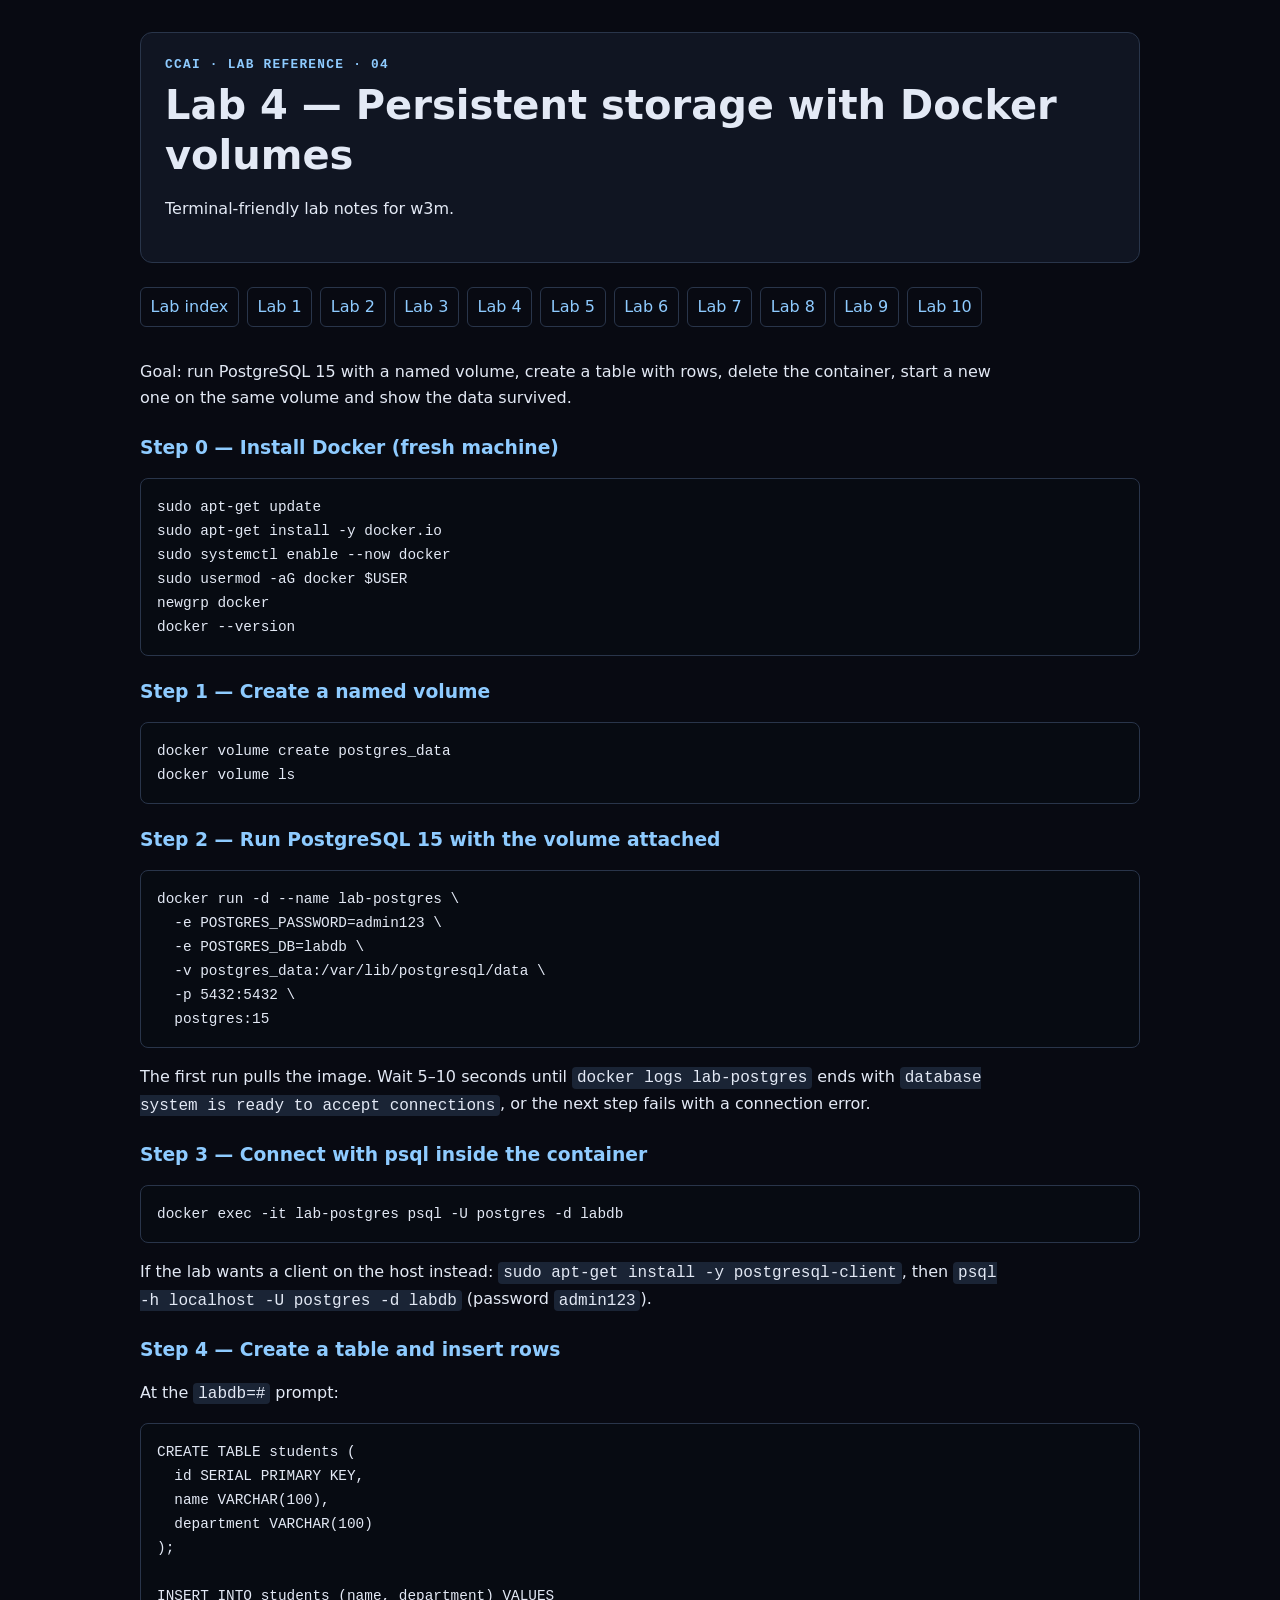
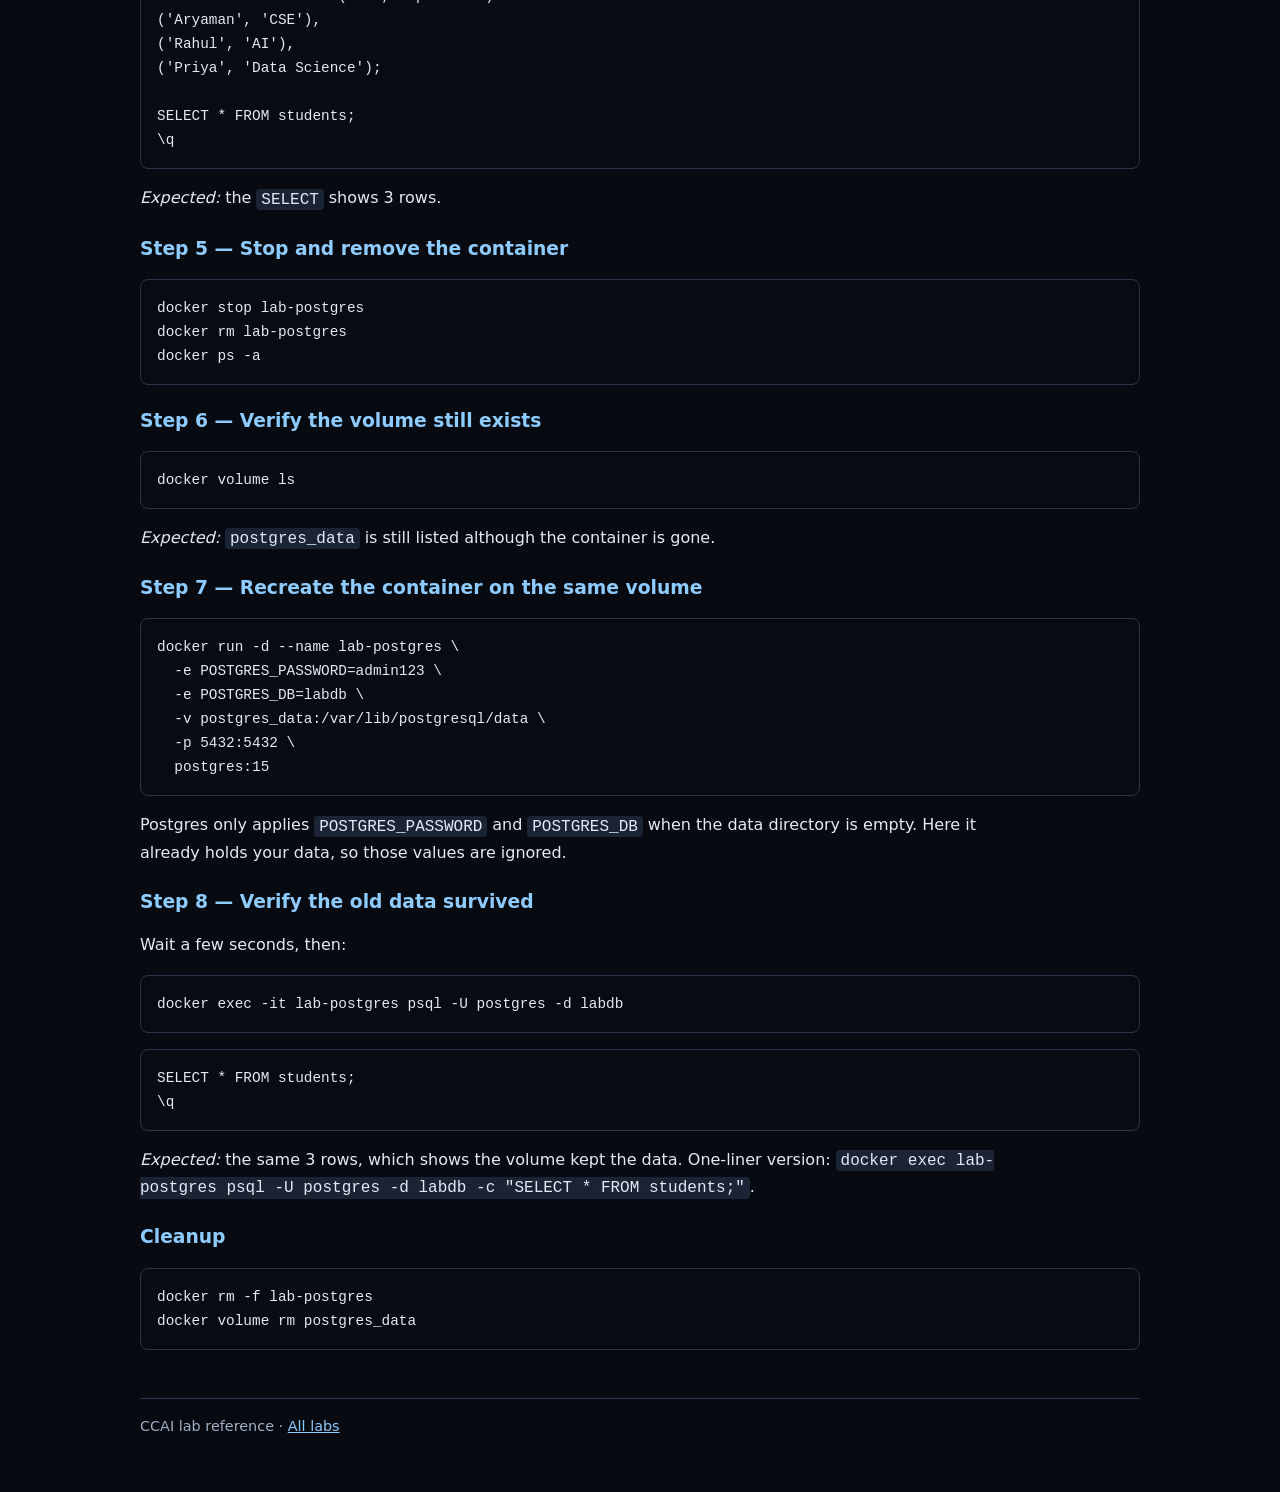
<file: ccai/4.html>
<!doctype html>
<html lang="en">
<head>
<meta charset="utf-8">
<meta name="viewport" content="width=device-width, initial-scale=1">
<meta name="description" content="Lab 4 — Persistent storage with Docker volumes — CCAI lab reference">
<title>Lab 4 — Persistent storage with Docker volumes | CCAI Labs</title>
<style>
:root{color-scheme:dark;--bg:#080a12;--panel:#101522;--text:#e3e9f5;--muted:#a0aec4;--accent:#8ecbff;--border:#29354a;--code:#070b12}
*{box-sizing:border-box}
body{margin:0;background:var(--bg);color:var(--text);font:16px/1.65 system-ui,-apple-system,BlinkMacSystemFont,"Segoe UI",sans-serif}
main{width:min(100% - 2rem,1000px);margin:0 auto;padding:2rem 0 4rem}
header{padding:1.5rem;margin-bottom:1.5rem;background:#101522;border:1px solid var(--border);border-radius:12px}
.eyebrow{color:var(--accent);font:700 .8rem ui-monospace,monospace;letter-spacing:.1em;text-transform:uppercase}
h1,h2,h3{line-height:1.25}h1{font-size:clamp(1.8rem,4vw,2.5rem);margin:.5rem 0}h2{margin-top:2rem;padding-bottom:.5rem;border-bottom:1px solid var(--border)}h3{color:var(--accent);margin-top:1.5rem}
p,li{max-width:85ch}a{color:var(--accent)}strong{color:#fff}
pre{overflow-x:auto;padding:1rem;background:var(--code);border:1px solid var(--border);border-radius:8px;line-height:1.5;tab-size:2}
pre code{white-space:pre;font: .9rem ui-monospace,SFMono-Regular,Consolas,monospace}
code{font-family:ui-monospace,SFMono-Regular,Consolas,monospace;background:#1a2435;padding:.1rem .3rem;border-radius:4px}
pre code{background:transparent;padding:0}
table{border-collapse:collapse;width:100%;display:block;overflow-x:auto}th,td{border:1px solid var(--border);padding:.65rem;text-align:left;vertical-align:top}th{background:var(--panel)}
blockquote{border-left:3px solid var(--accent);padding:.5rem 1rem;margin-left:0;color:var(--muted);background:var(--panel)}
nav{display:flex;flex-wrap:wrap;gap:.5rem;margin:1rem 0 2rem}nav a{border:1px solid var(--border);padding:.35rem .6rem;border-radius:6px;text-decoration:none}
footer{border-top:1px solid var(--border);margin-top:3rem;padding-top:1rem;color:var(--muted);font-size:.9rem}
@media(max-width:600px){main{width:min(100% - 1.2rem,1000px);padding-top:.5rem}header{padding:1rem}body{font-size:15px}pre{padding:.75rem}pre code{font-size:.8rem}}
</style>
</head>
<body><main>
<header><div class="eyebrow">CCAI · Lab Reference · 04</div><h1>Lab 4 — Persistent storage with Docker volumes</h1><p>Terminal-friendly lab notes for w3m.</p></header>
<nav><a href="index.html">Lab index</a><a href="1.html">Lab 1</a><a href="2.html">Lab 2</a><a href="3.html">Lab 3</a><a href="4.html">Lab 4</a><a href="5.html">Lab 5</a><a href="6.html">Lab 6</a><a href="7.html">Lab 7</a><a href="8.html">Lab 8</a><a href="9.html">Lab 9</a><a href="10.html">Lab 10</a></nav>
<p>Goal: run PostgreSQL 15 with a named volume, create a table with rows, delete the container, start a new one on the same volume and show the data survived.</p>
<h3>Step 0 — Install Docker (fresh machine)</h3>
<pre><code class="language-bash">sudo apt-get update
sudo apt-get install -y docker.io
sudo systemctl enable --now docker
sudo usermod -aG docker $USER
newgrp docker
docker --version
</code></pre>
<h3>Step 1 — Create a named volume</h3>
<pre><code class="language-bash">docker volume create postgres_data
docker volume ls
</code></pre>
<h3>Step 2 — Run PostgreSQL 15 with the volume attached</h3>
<pre><code class="language-bash">docker run -d --name lab-postgres \
  -e POSTGRES_PASSWORD=admin123 \
  -e POSTGRES_DB=labdb \
  -v postgres_data:/var/lib/postgresql/data \
  -p 5432:5432 \
  postgres:15
</code></pre>
<p>The first run pulls the image. Wait 5–10 seconds until <code>docker logs lab-postgres</code> ends with <code>database system is ready to accept connections</code>, or the next step fails with a connection error.</p>
<h3>Step 3 — Connect with psql inside the container</h3>
<pre><code class="language-bash">docker exec -it lab-postgres psql -U postgres -d labdb
</code></pre>
<p>If the lab wants a client on the host instead: <code>sudo apt-get install -y postgresql-client</code>, then <code>psql -h localhost -U postgres -d labdb</code> (password <code>admin123</code>).</p>
<h3>Step 4 — Create a table and insert rows</h3>
<p>At the <code>labdb=#</code> prompt:</p>
<pre><code class="language-sql">CREATE TABLE students (
  id SERIAL PRIMARY KEY,
  name VARCHAR(100),
  department VARCHAR(100)
);

INSERT INTO students (name, department) VALUES
('Aryaman', 'CSE'),
('Rahul', 'AI'),
('Priya', 'Data Science');

SELECT * FROM students;
\q
</code></pre>
<p><em>Expected:</em> the <code>SELECT</code> shows 3 rows.</p>
<h3>Step 5 — Stop and remove the container</h3>
<pre><code class="language-bash">docker stop lab-postgres
docker rm lab-postgres
docker ps -a
</code></pre>
<h3>Step 6 — Verify the volume still exists</h3>
<pre><code class="language-bash">docker volume ls
</code></pre>
<p><em>Expected:</em> <code>postgres_data</code> is still listed although the container is gone.</p>
<h3>Step 7 — Recreate the container on the same volume</h3>
<pre><code class="language-bash">docker run -d --name lab-postgres \
  -e POSTGRES_PASSWORD=admin123 \
  -e POSTGRES_DB=labdb \
  -v postgres_data:/var/lib/postgresql/data \
  -p 5432:5432 \
  postgres:15
</code></pre>
<p>Postgres only applies <code>POSTGRES_PASSWORD</code> and <code>POSTGRES_DB</code> when the data directory is empty. Here it already holds your data, so those values are ignored.</p>
<h3>Step 8 — Verify the old data survived</h3>
<p>Wait a few seconds, then:</p>
<pre><code class="language-bash">docker exec -it lab-postgres psql -U postgres -d labdb
</code></pre>
<pre><code class="language-sql">SELECT * FROM students;
\q
</code></pre>
<p><em>Expected:</em> the same 3 rows, which shows the volume kept the data. One-liner version: <code>docker exec lab-postgres psql -U postgres -d labdb -c &quot;SELECT * FROM students;&quot;</code>.</p>
<h3>Cleanup</h3>
<pre><code class="language-bash">docker rm -f lab-postgres
docker volume rm postgres_data
</code></pre>

<footer>CCAI lab reference · <a href="index.html">All labs</a></footer>
</main></body></html>
</file>
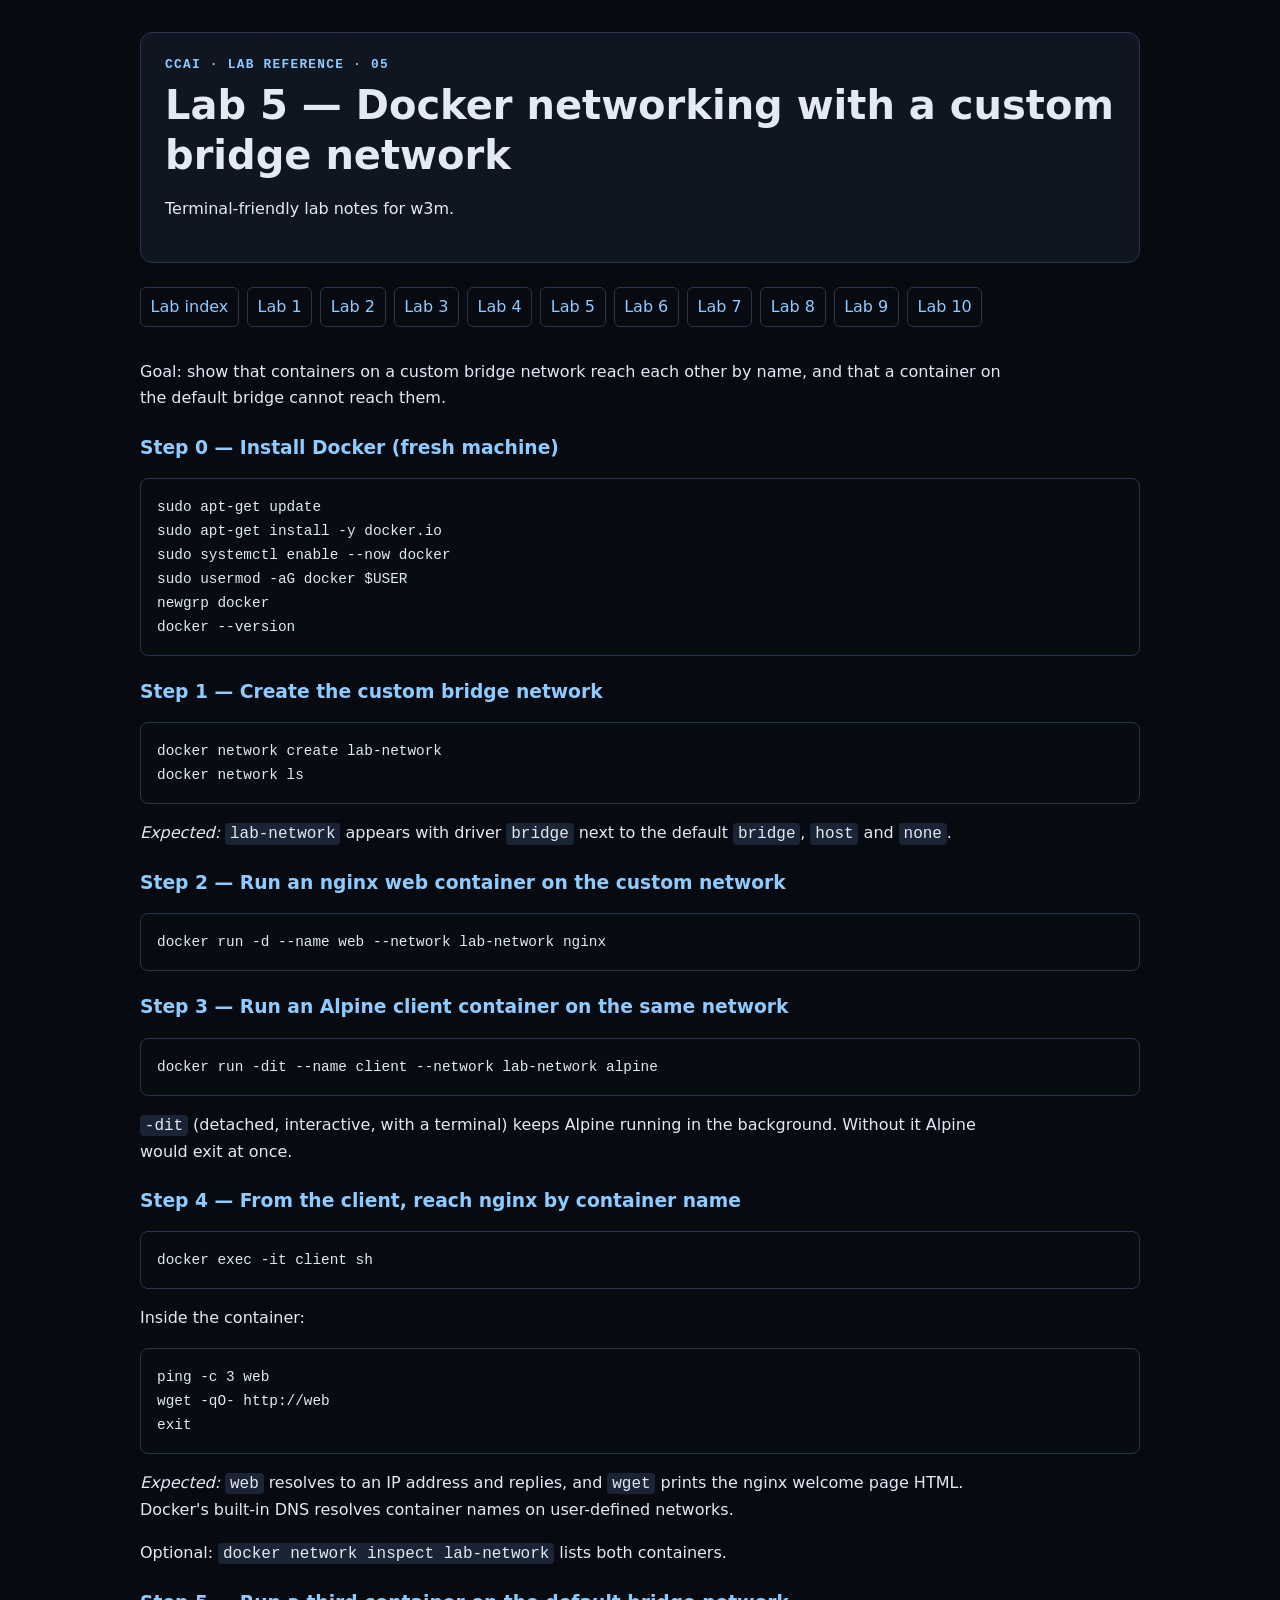
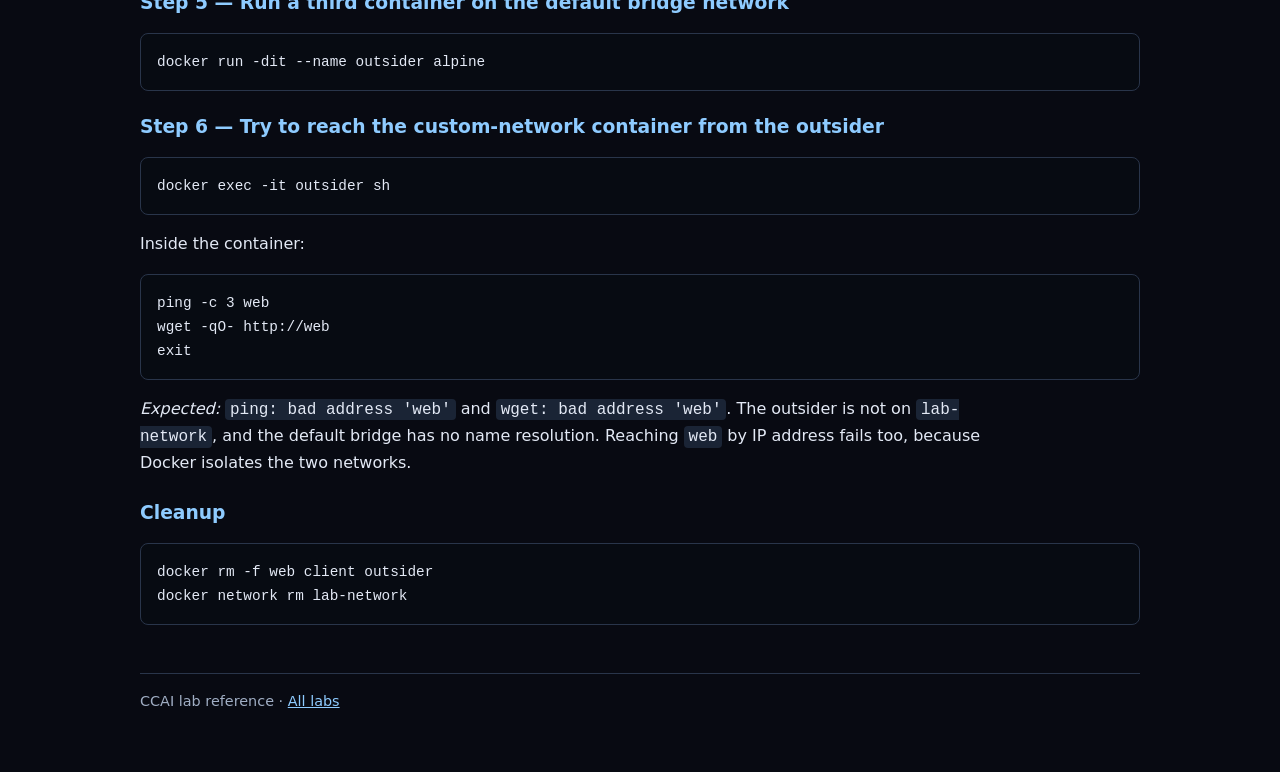
<file: ccai/5.html>
<!doctype html>
<html lang="en">
<head>
<meta charset="utf-8">
<meta name="viewport" content="width=device-width, initial-scale=1">
<meta name="description" content="Lab 5 — Docker networking with a custom bridge network — CCAI lab reference">
<title>Lab 5 — Docker networking with a custom bridge network | CCAI Labs</title>
<style>
:root{color-scheme:dark;--bg:#080a12;--panel:#101522;--text:#e3e9f5;--muted:#a0aec4;--accent:#8ecbff;--border:#29354a;--code:#070b12}
*{box-sizing:border-box}
body{margin:0;background:var(--bg);color:var(--text);font:16px/1.65 system-ui,-apple-system,BlinkMacSystemFont,"Segoe UI",sans-serif}
main{width:min(100% - 2rem,1000px);margin:0 auto;padding:2rem 0 4rem}
header{padding:1.5rem;margin-bottom:1.5rem;background:#101522;border:1px solid var(--border);border-radius:12px}
.eyebrow{color:var(--accent);font:700 .8rem ui-monospace,monospace;letter-spacing:.1em;text-transform:uppercase}
h1,h2,h3{line-height:1.25}h1{font-size:clamp(1.8rem,4vw,2.5rem);margin:.5rem 0}h2{margin-top:2rem;padding-bottom:.5rem;border-bottom:1px solid var(--border)}h3{color:var(--accent);margin-top:1.5rem}
p,li{max-width:85ch}a{color:var(--accent)}strong{color:#fff}
pre{overflow-x:auto;padding:1rem;background:var(--code);border:1px solid var(--border);border-radius:8px;line-height:1.5;tab-size:2}
pre code{white-space:pre;font: .9rem ui-monospace,SFMono-Regular,Consolas,monospace}
code{font-family:ui-monospace,SFMono-Regular,Consolas,monospace;background:#1a2435;padding:.1rem .3rem;border-radius:4px}
pre code{background:transparent;padding:0}
table{border-collapse:collapse;width:100%;display:block;overflow-x:auto}th,td{border:1px solid var(--border);padding:.65rem;text-align:left;vertical-align:top}th{background:var(--panel)}
blockquote{border-left:3px solid var(--accent);padding:.5rem 1rem;margin-left:0;color:var(--muted);background:var(--panel)}
nav{display:flex;flex-wrap:wrap;gap:.5rem;margin:1rem 0 2rem}nav a{border:1px solid var(--border);padding:.35rem .6rem;border-radius:6px;text-decoration:none}
footer{border-top:1px solid var(--border);margin-top:3rem;padding-top:1rem;color:var(--muted);font-size:.9rem}
@media(max-width:600px){main{width:min(100% - 1.2rem,1000px);padding-top:.5rem}header{padding:1rem}body{font-size:15px}pre{padding:.75rem}pre code{font-size:.8rem}}
</style>
</head>
<body><main>
<header><div class="eyebrow">CCAI · Lab Reference · 05</div><h1>Lab 5 — Docker networking with a custom bridge network</h1><p>Terminal-friendly lab notes for w3m.</p></header>
<nav><a href="index.html">Lab index</a><a href="1.html">Lab 1</a><a href="2.html">Lab 2</a><a href="3.html">Lab 3</a><a href="4.html">Lab 4</a><a href="5.html">Lab 5</a><a href="6.html">Lab 6</a><a href="7.html">Lab 7</a><a href="8.html">Lab 8</a><a href="9.html">Lab 9</a><a href="10.html">Lab 10</a></nav>
<p>Goal: show that containers on a custom bridge network reach each other by name, and that a container on the default bridge cannot reach them.</p>
<h3>Step 0 — Install Docker (fresh machine)</h3>
<pre><code class="language-bash">sudo apt-get update
sudo apt-get install -y docker.io
sudo systemctl enable --now docker
sudo usermod -aG docker $USER
newgrp docker
docker --version
</code></pre>
<h3>Step 1 — Create the custom bridge network</h3>
<pre><code class="language-bash">docker network create lab-network
docker network ls
</code></pre>
<p><em>Expected:</em> <code>lab-network</code> appears with driver <code>bridge</code> next to the default <code>bridge</code>, <code>host</code> and <code>none</code>.</p>
<h3>Step 2 — Run an nginx web container on the custom network</h3>
<pre><code class="language-bash">docker run -d --name web --network lab-network nginx
</code></pre>
<h3>Step 3 — Run an Alpine client container on the same network</h3>
<pre><code class="language-bash">docker run -dit --name client --network lab-network alpine
</code></pre>
<p><code>-dit</code> (detached, interactive, with a terminal) keeps Alpine running in the background. Without it Alpine would exit at once.</p>
<h3>Step 4 — From the client, reach nginx by container name</h3>
<pre><code class="language-bash">docker exec -it client sh
</code></pre>
<p>Inside the container:</p>
<pre><code class="language-sh">ping -c 3 web
wget -qO- http://web
exit
</code></pre>
<p><em>Expected:</em> <code>web</code> resolves to an IP address and replies, and <code>wget</code> prints the nginx welcome page HTML. Docker's built-in DNS resolves container names on user-defined networks.</p>
<p>Optional: <code>docker network inspect lab-network</code> lists both containers.</p>
<h3>Step 5 — Run a third container on the default bridge network</h3>
<pre><code class="language-bash">docker run -dit --name outsider alpine
</code></pre>
<h3>Step 6 — Try to reach the custom-network container from the outsider</h3>
<pre><code class="language-bash">docker exec -it outsider sh
</code></pre>
<p>Inside the container:</p>
<pre><code class="language-sh">ping -c 3 web
wget -qO- http://web
exit
</code></pre>
<p><em>Expected:</em> <code>ping: bad address 'web'</code> and <code>wget: bad address 'web'</code>. The outsider is not on <code>lab-network</code>, and the default bridge has no name resolution. Reaching <code>web</code> by IP address fails too, because Docker isolates the two networks.</p>
<h3>Cleanup</h3>
<pre><code class="language-bash">docker rm -f web client outsider
docker network rm lab-network
</code></pre>

<footer>CCAI lab reference · <a href="index.html">All labs</a></footer>
</main></body></html>
</file>
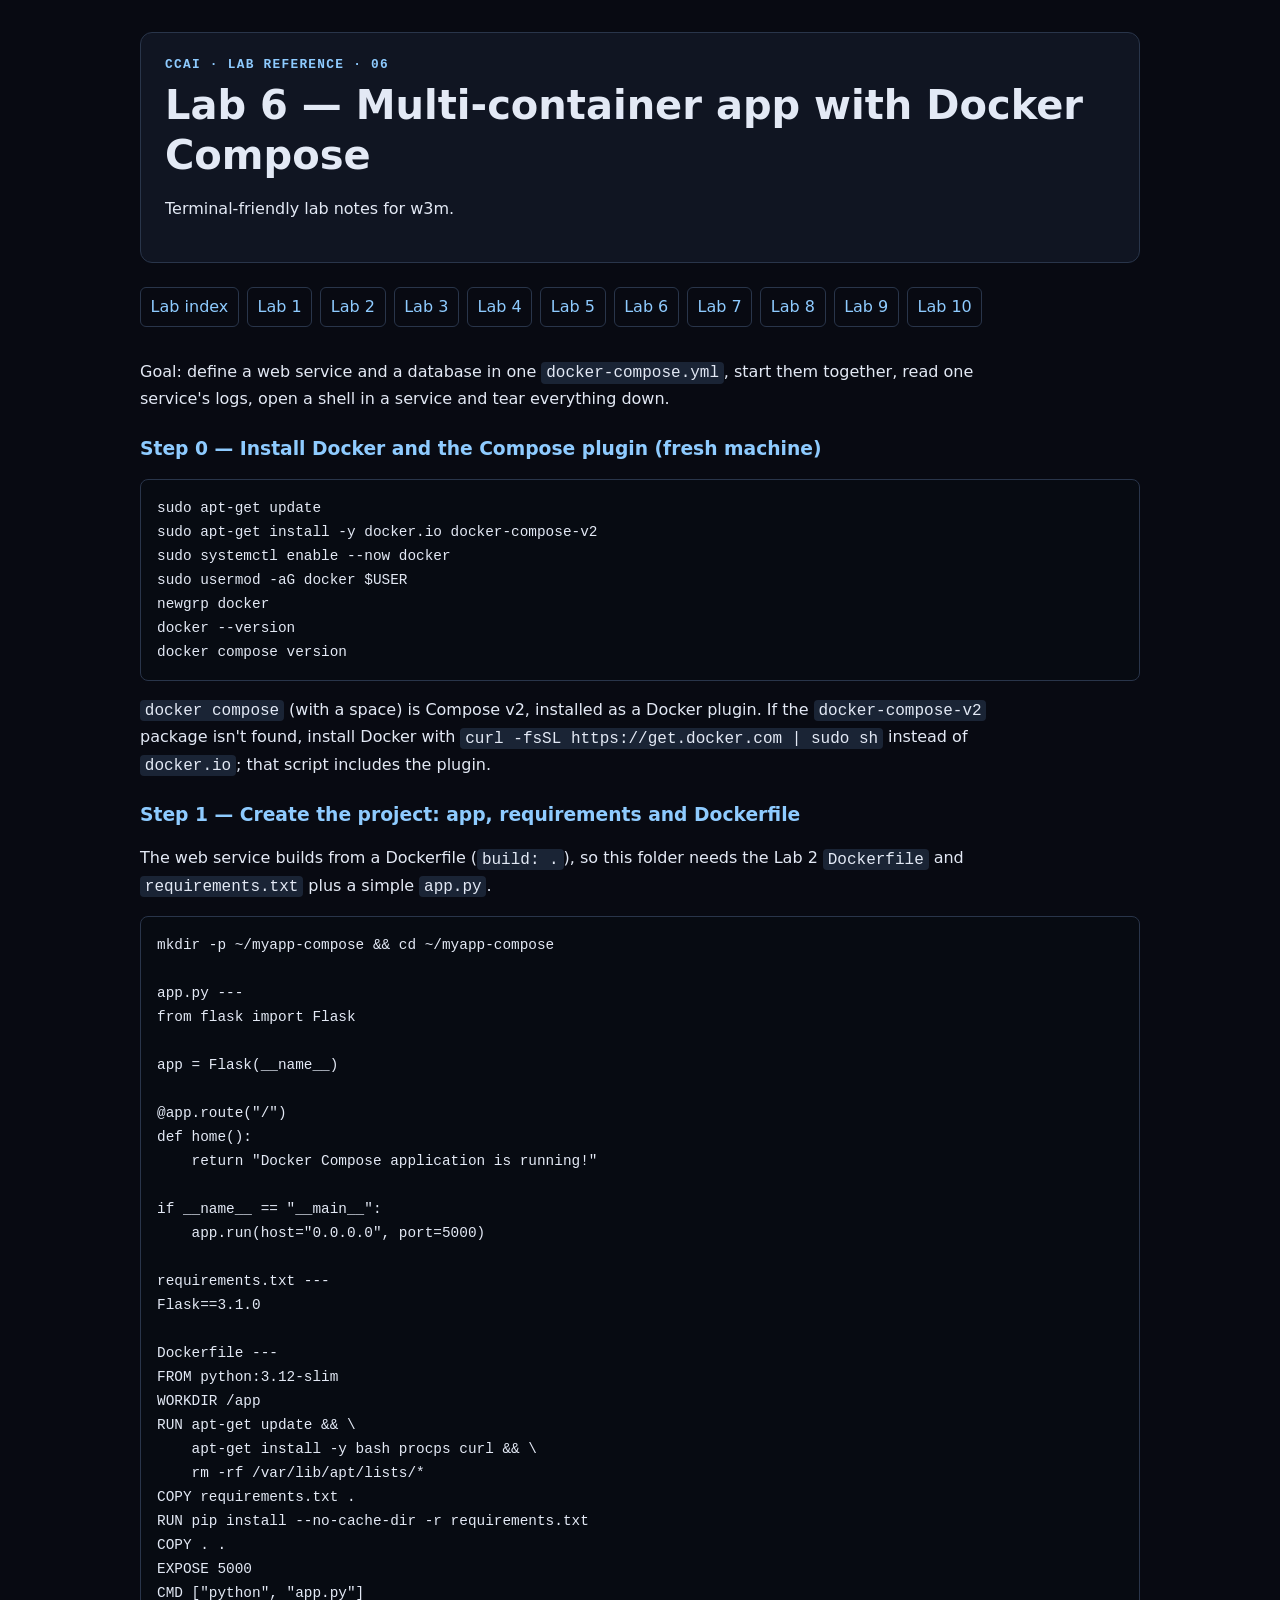
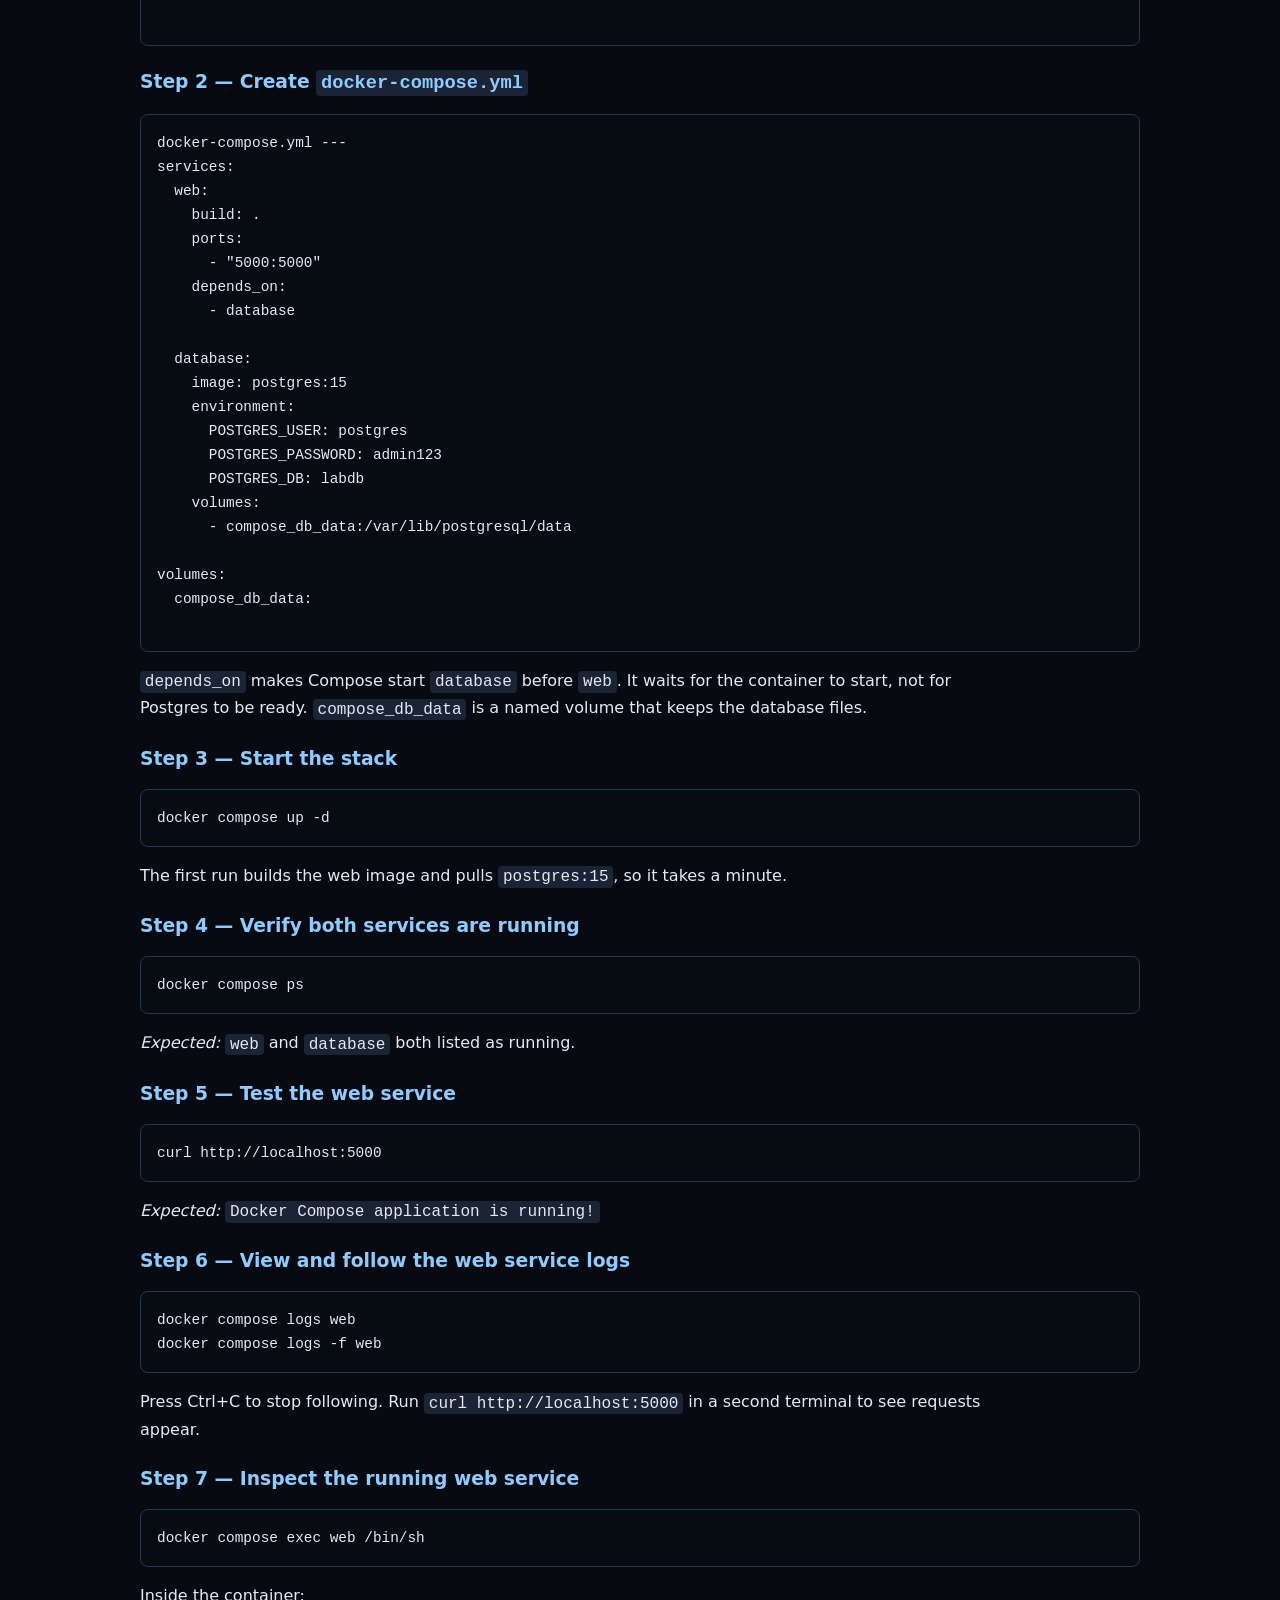
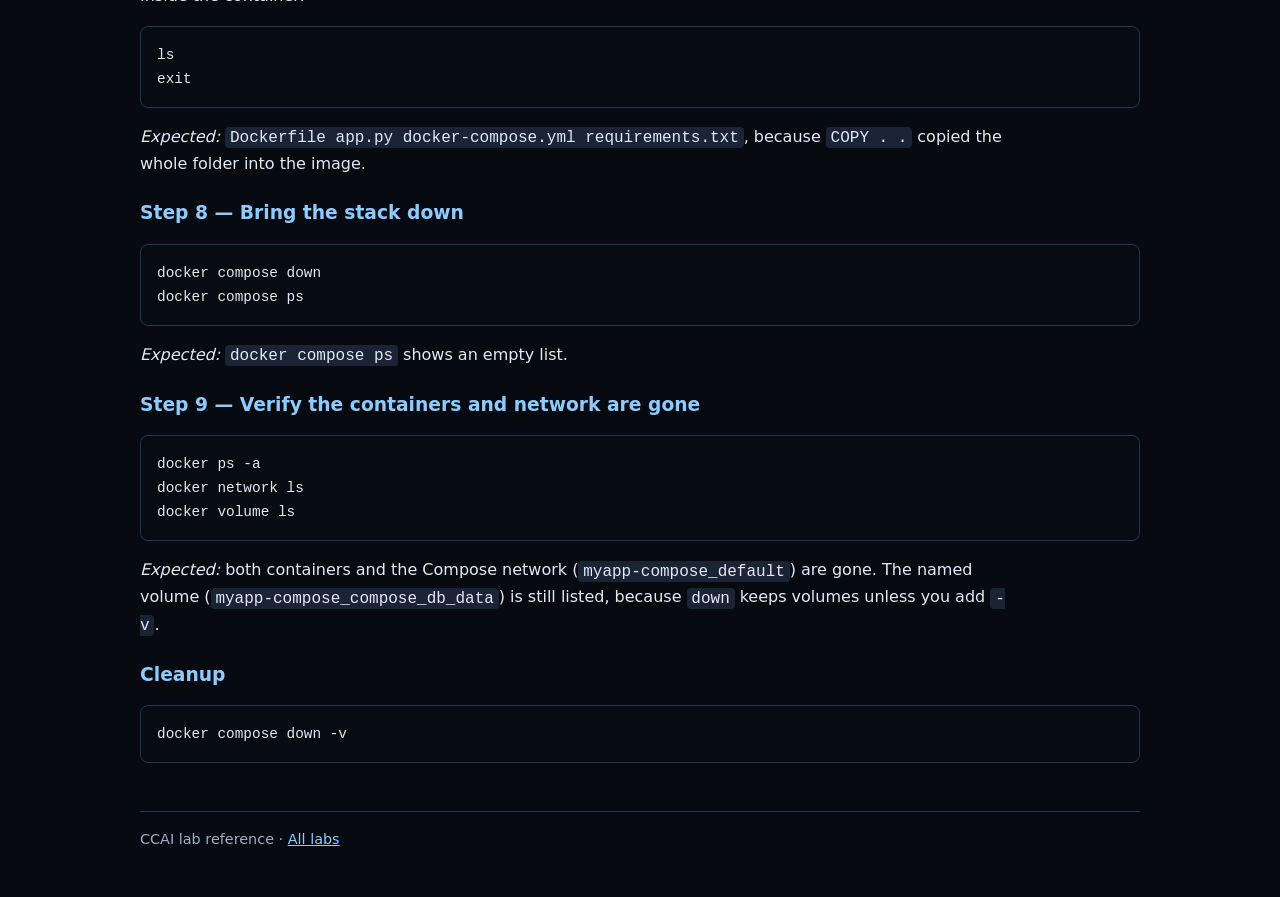
<file: ccai/6.html>
<!doctype html>
<html lang="en">
<head>
<meta charset="utf-8">
<meta name="viewport" content="width=device-width, initial-scale=1">
<meta name="description" content="Lab 6 — Multi-container app with Docker Compose — CCAI lab reference">
<title>Lab 6 — Multi-container app with Docker Compose | CCAI Labs</title>
<style>
:root{color-scheme:dark;--bg:#080a12;--panel:#101522;--text:#e3e9f5;--muted:#a0aec4;--accent:#8ecbff;--border:#29354a;--code:#070b12}
*{box-sizing:border-box}
body{margin:0;background:var(--bg);color:var(--text);font:16px/1.65 system-ui,-apple-system,BlinkMacSystemFont,"Segoe UI",sans-serif}
main{width:min(100% - 2rem,1000px);margin:0 auto;padding:2rem 0 4rem}
header{padding:1.5rem;margin-bottom:1.5rem;background:#101522;border:1px solid var(--border);border-radius:12px}
.eyebrow{color:var(--accent);font:700 .8rem ui-monospace,monospace;letter-spacing:.1em;text-transform:uppercase}
h1,h2,h3{line-height:1.25}h1{font-size:clamp(1.8rem,4vw,2.5rem);margin:.5rem 0}h2{margin-top:2rem;padding-bottom:.5rem;border-bottom:1px solid var(--border)}h3{color:var(--accent);margin-top:1.5rem}
p,li{max-width:85ch}a{color:var(--accent)}strong{color:#fff}
pre{overflow-x:auto;padding:1rem;background:var(--code);border:1px solid var(--border);border-radius:8px;line-height:1.5;tab-size:2}
pre code{white-space:pre;font: .9rem ui-monospace,SFMono-Regular,Consolas,monospace}
code{font-family:ui-monospace,SFMono-Regular,Consolas,monospace;background:#1a2435;padding:.1rem .3rem;border-radius:4px}
pre code{background:transparent;padding:0}
table{border-collapse:collapse;width:100%;display:block;overflow-x:auto}th,td{border:1px solid var(--border);padding:.65rem;text-align:left;vertical-align:top}th{background:var(--panel)}
blockquote{border-left:3px solid var(--accent);padding:.5rem 1rem;margin-left:0;color:var(--muted);background:var(--panel)}
nav{display:flex;flex-wrap:wrap;gap:.5rem;margin:1rem 0 2rem}nav a{border:1px solid var(--border);padding:.35rem .6rem;border-radius:6px;text-decoration:none}
footer{border-top:1px solid var(--border);margin-top:3rem;padding-top:1rem;color:var(--muted);font-size:.9rem}
@media(max-width:600px){main{width:min(100% - 1.2rem,1000px);padding-top:.5rem}header{padding:1rem}body{font-size:15px}pre{padding:.75rem}pre code{font-size:.8rem}}
</style>
</head>
<body><main>
<header><div class="eyebrow">CCAI · Lab Reference · 06</div><h1>Lab 6 — Multi-container app with Docker Compose</h1><p>Terminal-friendly lab notes for w3m.</p></header>
<nav><a href="index.html">Lab index</a><a href="1.html">Lab 1</a><a href="2.html">Lab 2</a><a href="3.html">Lab 3</a><a href="4.html">Lab 4</a><a href="5.html">Lab 5</a><a href="6.html">Lab 6</a><a href="7.html">Lab 7</a><a href="8.html">Lab 8</a><a href="9.html">Lab 9</a><a href="10.html">Lab 10</a></nav>
<p>Goal: define a web service and a database in one <code>docker-compose.yml</code>, start them together, read one service's logs, open a shell in a service and tear everything down.</p>
<h3>Step 0 — Install Docker and the Compose plugin (fresh machine)</h3>
<pre><code class="language-bash">sudo apt-get update
sudo apt-get install -y docker.io docker-compose-v2
sudo systemctl enable --now docker
sudo usermod -aG docker $USER
newgrp docker
docker --version
docker compose version
</code></pre>
<p><code>docker compose</code> (with a space) is Compose v2, installed as a Docker plugin. If the <code>docker-compose-v2</code> package isn't found, install Docker with <code>curl -fsSL https://get.docker.com | sudo sh</code> instead of <code>docker.io</code>; that script includes the plugin.</p>
<h3>Step 1 — Create the project: app, requirements and Dockerfile</h3>
<p>The web service builds from a Dockerfile (<code>build: .</code>), so this folder needs the Lab 2 <code>Dockerfile</code> and <code>requirements.txt</code> plus a simple <code>app.py</code>.</p>
<pre><code class="language-bash">mkdir -p ~/myapp-compose &amp;&amp; cd ~/myapp-compose

app.py --- 
from flask import Flask

app = Flask(__name__)

@app.route(&quot;/&quot;)
def home():
    return &quot;Docker Compose application is running!&quot;

if __name__ == &quot;__main__&quot;:
    app.run(host=&quot;0.0.0.0&quot;, port=5000)

requirements.txt ---
Flask==3.1.0

Dockerfile ---
FROM python:3.12-slim
WORKDIR /app
RUN apt-get update &amp;&amp; \
    apt-get install -y bash procps curl &amp;&amp; \
    rm -rf /var/lib/apt/lists/*
COPY requirements.txt .
RUN pip install --no-cache-dir -r requirements.txt
COPY . .
EXPOSE 5000
CMD [&quot;python&quot;, &quot;app.py&quot;]

</code></pre>
<h3>Step 2 — Create <code>docker-compose.yml</code></h3>
<pre><code class="language-bash">docker-compose.yml ---
services:
  web:
    build: .
    ports:
      - &quot;5000:5000&quot;
    depends_on:
      - database

  database:
    image: postgres:15
    environment:
      POSTGRES_USER: postgres
      POSTGRES_PASSWORD: admin123
      POSTGRES_DB: labdb
    volumes:
      - compose_db_data:/var/lib/postgresql/data

volumes:
  compose_db_data:

</code></pre>
<p><code>depends_on</code> makes Compose start <code>database</code> before <code>web</code>. It waits for the container to start, not for Postgres to be ready. <code>compose_db_data</code> is a named volume that keeps the database files.</p>
<h3>Step 3 — Start the stack</h3>
<pre><code class="language-bash">docker compose up -d
</code></pre>
<p>The first run builds the web image and pulls <code>postgres:15</code>, so it takes a minute.</p>
<h3>Step 4 — Verify both services are running</h3>
<pre><code class="language-bash">docker compose ps
</code></pre>
<p><em>Expected:</em> <code>web</code> and <code>database</code> both listed as running.</p>
<h3>Step 5 — Test the web service</h3>
<pre><code class="language-bash">curl http://localhost:5000
</code></pre>
<p><em>Expected:</em> <code>Docker Compose application is running!</code></p>
<h3>Step 6 — View and follow the web service logs</h3>
<pre><code class="language-bash">docker compose logs web
docker compose logs -f web
</code></pre>
<p>Press Ctrl+C to stop following. Run <code>curl http://localhost:5000</code> in a second terminal to see requests appear.</p>
<h3>Step 7 — Inspect the running web service</h3>
<pre><code class="language-bash">docker compose exec web /bin/sh
</code></pre>
<p>Inside the container:</p>
<pre><code class="language-sh">ls
exit
</code></pre>
<p><em>Expected:</em> <code>Dockerfile  app.py  docker-compose.yml  requirements.txt</code>, because <code>COPY . .</code> copied the whole folder into the image.</p>
<h3>Step 8 — Bring the stack down</h3>
<pre><code class="language-bash">docker compose down
docker compose ps
</code></pre>
<p><em>Expected:</em> <code>docker compose ps</code> shows an empty list.</p>
<h3>Step 9 — Verify the containers and network are gone</h3>
<pre><code class="language-bash">docker ps -a
docker network ls
docker volume ls
</code></pre>
<p><em>Expected:</em> both containers and the Compose network (<code>myapp-compose_default</code>) are gone. The named volume (<code>myapp-compose_compose_db_data</code>) is still listed, because <code>down</code> keeps volumes unless you add <code>-v</code>.</p>
<h3>Cleanup</h3>
<pre><code class="language-bash">docker compose down -v
</code></pre>

<footer>CCAI lab reference · <a href="index.html">All labs</a></footer>
</main></body></html>
</file>
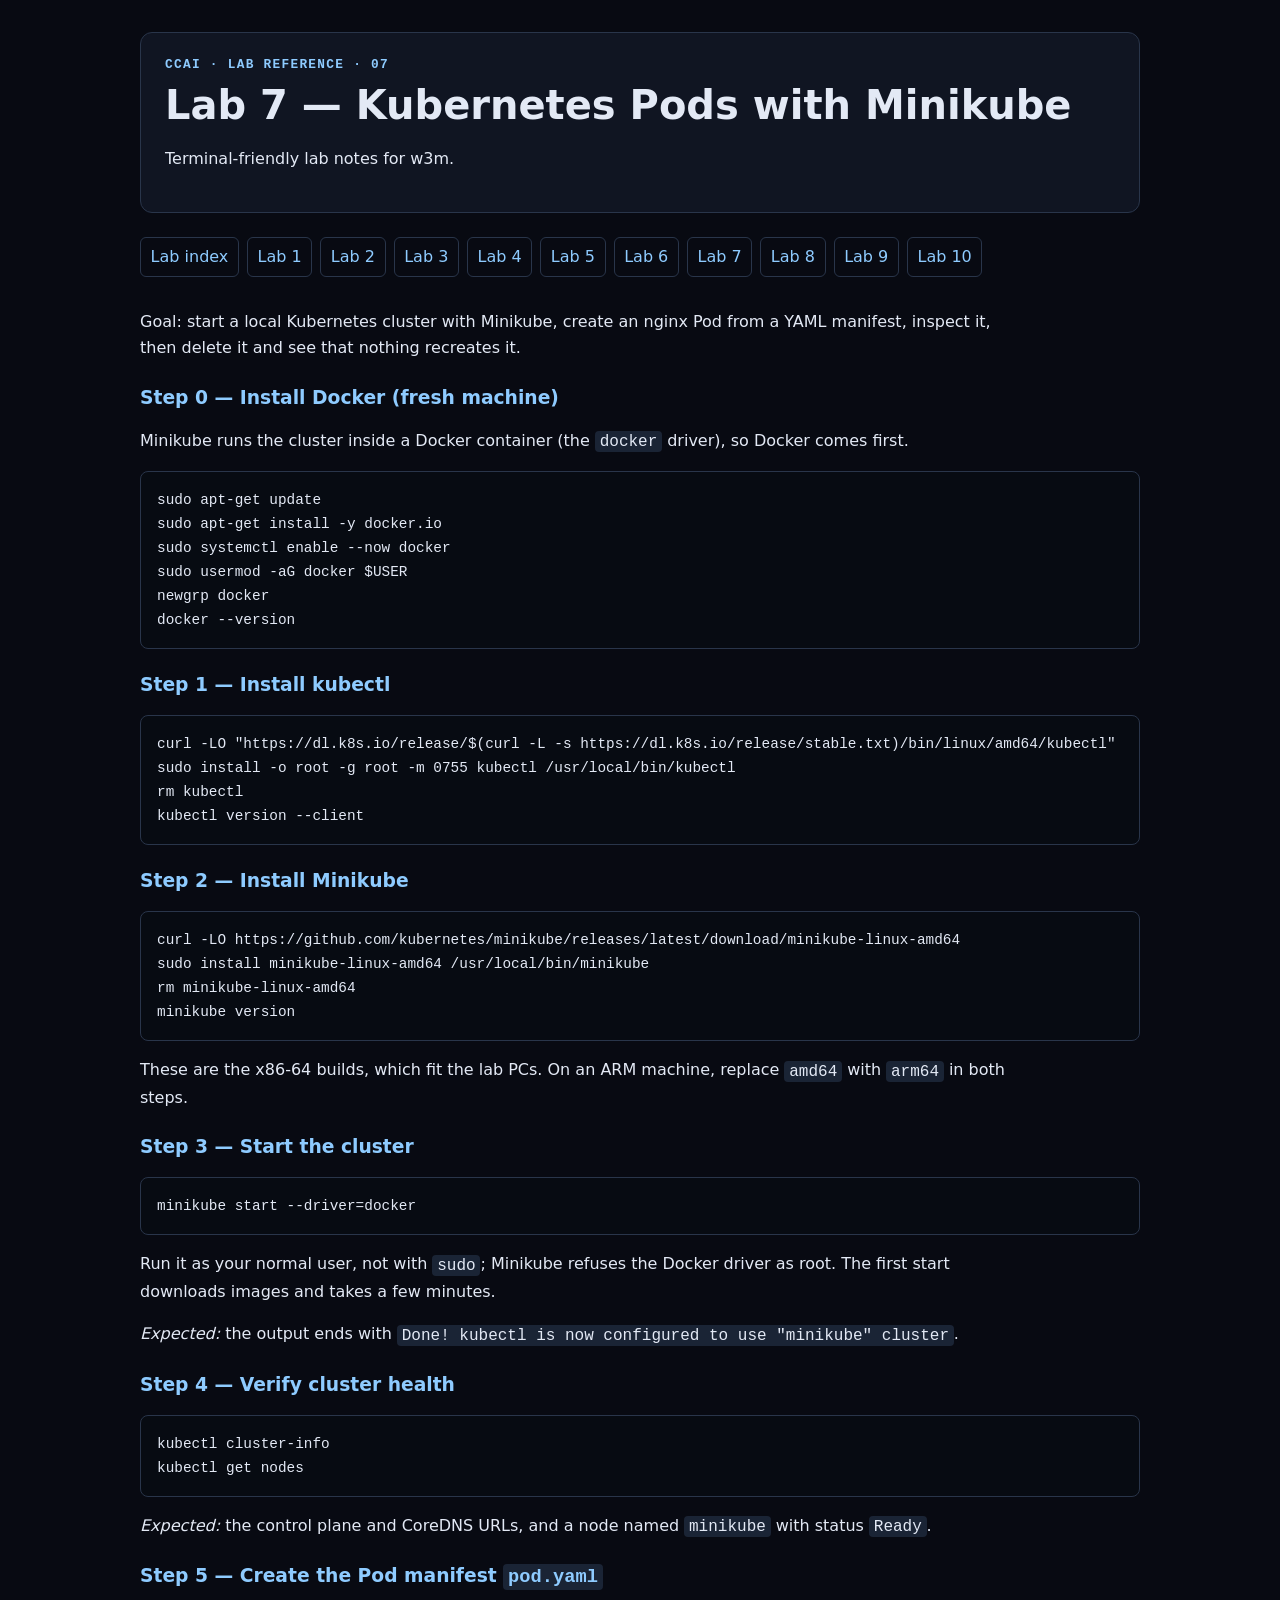
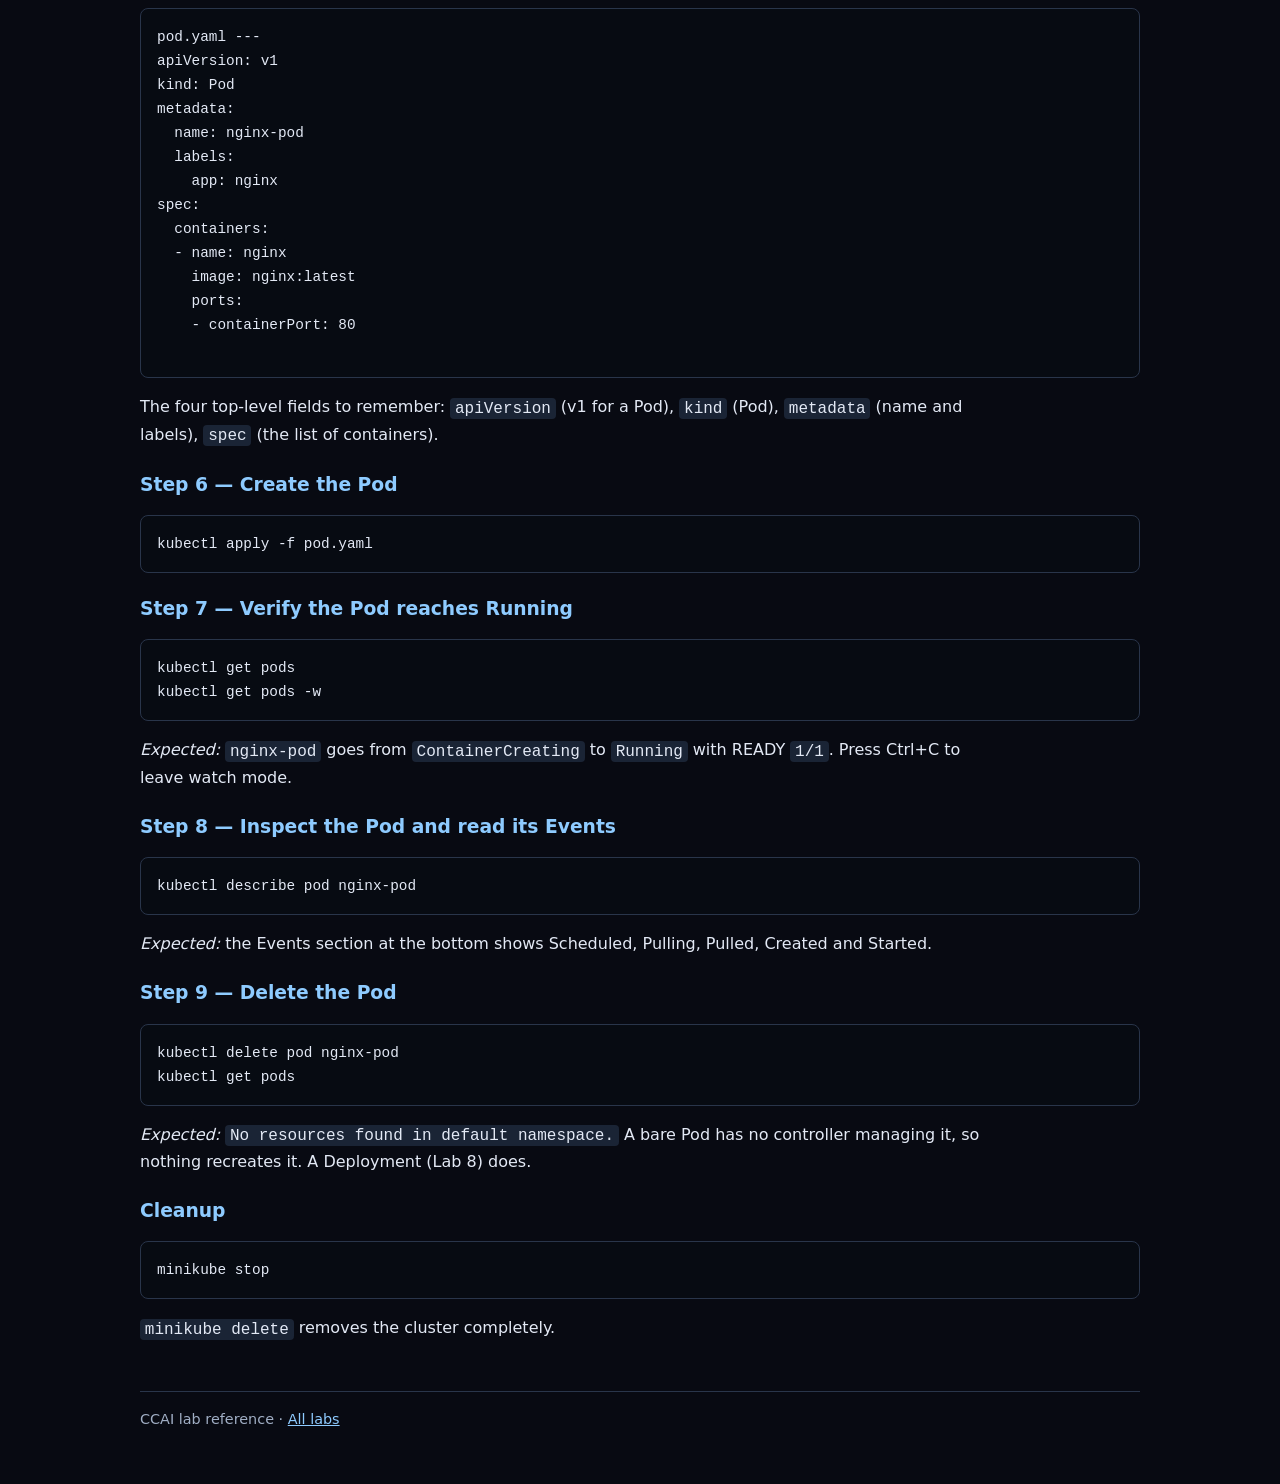
<file: ccai/7.html>
<!doctype html>
<html lang="en">
<head>
<meta charset="utf-8">
<meta name="viewport" content="width=device-width, initial-scale=1">
<meta name="description" content="Lab 7 — Kubernetes Pods with Minikube — CCAI lab reference">
<title>Lab 7 — Kubernetes Pods with Minikube | CCAI Labs</title>
<style>
:root{color-scheme:dark;--bg:#080a12;--panel:#101522;--text:#e3e9f5;--muted:#a0aec4;--accent:#8ecbff;--border:#29354a;--code:#070b12}
*{box-sizing:border-box}
body{margin:0;background:var(--bg);color:var(--text);font:16px/1.65 system-ui,-apple-system,BlinkMacSystemFont,"Segoe UI",sans-serif}
main{width:min(100% - 2rem,1000px);margin:0 auto;padding:2rem 0 4rem}
header{padding:1.5rem;margin-bottom:1.5rem;background:#101522;border:1px solid var(--border);border-radius:12px}
.eyebrow{color:var(--accent);font:700 .8rem ui-monospace,monospace;letter-spacing:.1em;text-transform:uppercase}
h1,h2,h3{line-height:1.25}h1{font-size:clamp(1.8rem,4vw,2.5rem);margin:.5rem 0}h2{margin-top:2rem;padding-bottom:.5rem;border-bottom:1px solid var(--border)}h3{color:var(--accent);margin-top:1.5rem}
p,li{max-width:85ch}a{color:var(--accent)}strong{color:#fff}
pre{overflow-x:auto;padding:1rem;background:var(--code);border:1px solid var(--border);border-radius:8px;line-height:1.5;tab-size:2}
pre code{white-space:pre;font: .9rem ui-monospace,SFMono-Regular,Consolas,monospace}
code{font-family:ui-monospace,SFMono-Regular,Consolas,monospace;background:#1a2435;padding:.1rem .3rem;border-radius:4px}
pre code{background:transparent;padding:0}
table{border-collapse:collapse;width:100%;display:block;overflow-x:auto}th,td{border:1px solid var(--border);padding:.65rem;text-align:left;vertical-align:top}th{background:var(--panel)}
blockquote{border-left:3px solid var(--accent);padding:.5rem 1rem;margin-left:0;color:var(--muted);background:var(--panel)}
nav{display:flex;flex-wrap:wrap;gap:.5rem;margin:1rem 0 2rem}nav a{border:1px solid var(--border);padding:.35rem .6rem;border-radius:6px;text-decoration:none}
footer{border-top:1px solid var(--border);margin-top:3rem;padding-top:1rem;color:var(--muted);font-size:.9rem}
@media(max-width:600px){main{width:min(100% - 1.2rem,1000px);padding-top:.5rem}header{padding:1rem}body{font-size:15px}pre{padding:.75rem}pre code{font-size:.8rem}}
</style>
</head>
<body><main>
<header><div class="eyebrow">CCAI · Lab Reference · 07</div><h1>Lab 7 — Kubernetes Pods with Minikube</h1><p>Terminal-friendly lab notes for w3m.</p></header>
<nav><a href="index.html">Lab index</a><a href="1.html">Lab 1</a><a href="2.html">Lab 2</a><a href="3.html">Lab 3</a><a href="4.html">Lab 4</a><a href="5.html">Lab 5</a><a href="6.html">Lab 6</a><a href="7.html">Lab 7</a><a href="8.html">Lab 8</a><a href="9.html">Lab 9</a><a href="10.html">Lab 10</a></nav>
<p>Goal: start a local Kubernetes cluster with Minikube, create an nginx Pod from a YAML manifest, inspect it, then delete it and see that nothing recreates it.</p>
<h3>Step 0 — Install Docker (fresh machine)</h3>
<p>Minikube runs the cluster inside a Docker container (the <code>docker</code> driver), so Docker comes first.</p>
<pre><code class="language-bash">sudo apt-get update
sudo apt-get install -y docker.io
sudo systemctl enable --now docker
sudo usermod -aG docker $USER
newgrp docker
docker --version
</code></pre>
<h3>Step 1 — Install kubectl</h3>
<pre><code class="language-bash">curl -LO &quot;https://dl.k8s.io/release/$(curl -L -s https://dl.k8s.io/release/stable.txt)/bin/linux/amd64/kubectl&quot;
sudo install -o root -g root -m 0755 kubectl /usr/local/bin/kubectl
rm kubectl
kubectl version --client
</code></pre>
<h3>Step 2 — Install Minikube</h3>
<pre><code class="language-bash">curl -LO https://github.com/kubernetes/minikube/releases/latest/download/minikube-linux-amd64
sudo install minikube-linux-amd64 /usr/local/bin/minikube
rm minikube-linux-amd64
minikube version
</code></pre>
<p>These are the x86-64 builds, which fit the lab PCs. On an ARM machine, replace <code>amd64</code> with <code>arm64</code> in both steps.</p>
<h3>Step 3 — Start the cluster</h3>
<pre><code class="language-bash">minikube start --driver=docker
</code></pre>
<p>Run it as your normal user, not with <code>sudo</code>; Minikube refuses the Docker driver as root. The first start downloads images and takes a few minutes.</p>
<p><em>Expected:</em> the output ends with <code>Done! kubectl is now configured to use &quot;minikube&quot; cluster</code>.</p>
<h3>Step 4 — Verify cluster health</h3>
<pre><code class="language-bash">kubectl cluster-info
kubectl get nodes
</code></pre>
<p><em>Expected:</em> the control plane and CoreDNS URLs, and a node named <code>minikube</code> with status <code>Ready</code>.</p>
<h3>Step 5 — Create the Pod manifest <code>pod.yaml</code></h3>
<pre><code class="language-bash">pod.yaml ---
apiVersion: v1
kind: Pod
metadata:
  name: nginx-pod
  labels:
    app: nginx
spec:
  containers:
  - name: nginx
    image: nginx:latest
    ports:
    - containerPort: 80

</code></pre>
<p>The four top-level fields to remember: <code>apiVersion</code> (v1 for a Pod), <code>kind</code> (Pod), <code>metadata</code> (name and labels), <code>spec</code> (the list of containers).</p>
<h3>Step 6 — Create the Pod</h3>
<pre><code class="language-bash">kubectl apply -f pod.yaml
</code></pre>
<h3>Step 7 — Verify the Pod reaches Running</h3>
<pre><code class="language-bash">kubectl get pods
kubectl get pods -w
</code></pre>
<p><em>Expected:</em> <code>nginx-pod</code> goes from <code>ContainerCreating</code> to <code>Running</code> with READY <code>1/1</code>. Press Ctrl+C to leave watch mode.</p>
<h3>Step 8 — Inspect the Pod and read its Events</h3>
<pre><code class="language-bash">kubectl describe pod nginx-pod
</code></pre>
<p><em>Expected:</em> the Events section at the bottom shows Scheduled, Pulling, Pulled, Created and Started.</p>
<h3>Step 9 — Delete the Pod</h3>
<pre><code class="language-bash">kubectl delete pod nginx-pod
kubectl get pods
</code></pre>
<p><em>Expected:</em> <code>No resources found in default namespace.</code> A bare Pod has no controller managing it, so nothing recreates it. A Deployment (Lab 8) does.</p>
<h3>Cleanup</h3>
<pre><code class="language-bash">minikube stop
</code></pre>
<p><code>minikube delete</code> removes the cluster completely.</p>

<footer>CCAI lab reference · <a href="index.html">All labs</a></footer>
</main></body></html>
</file>
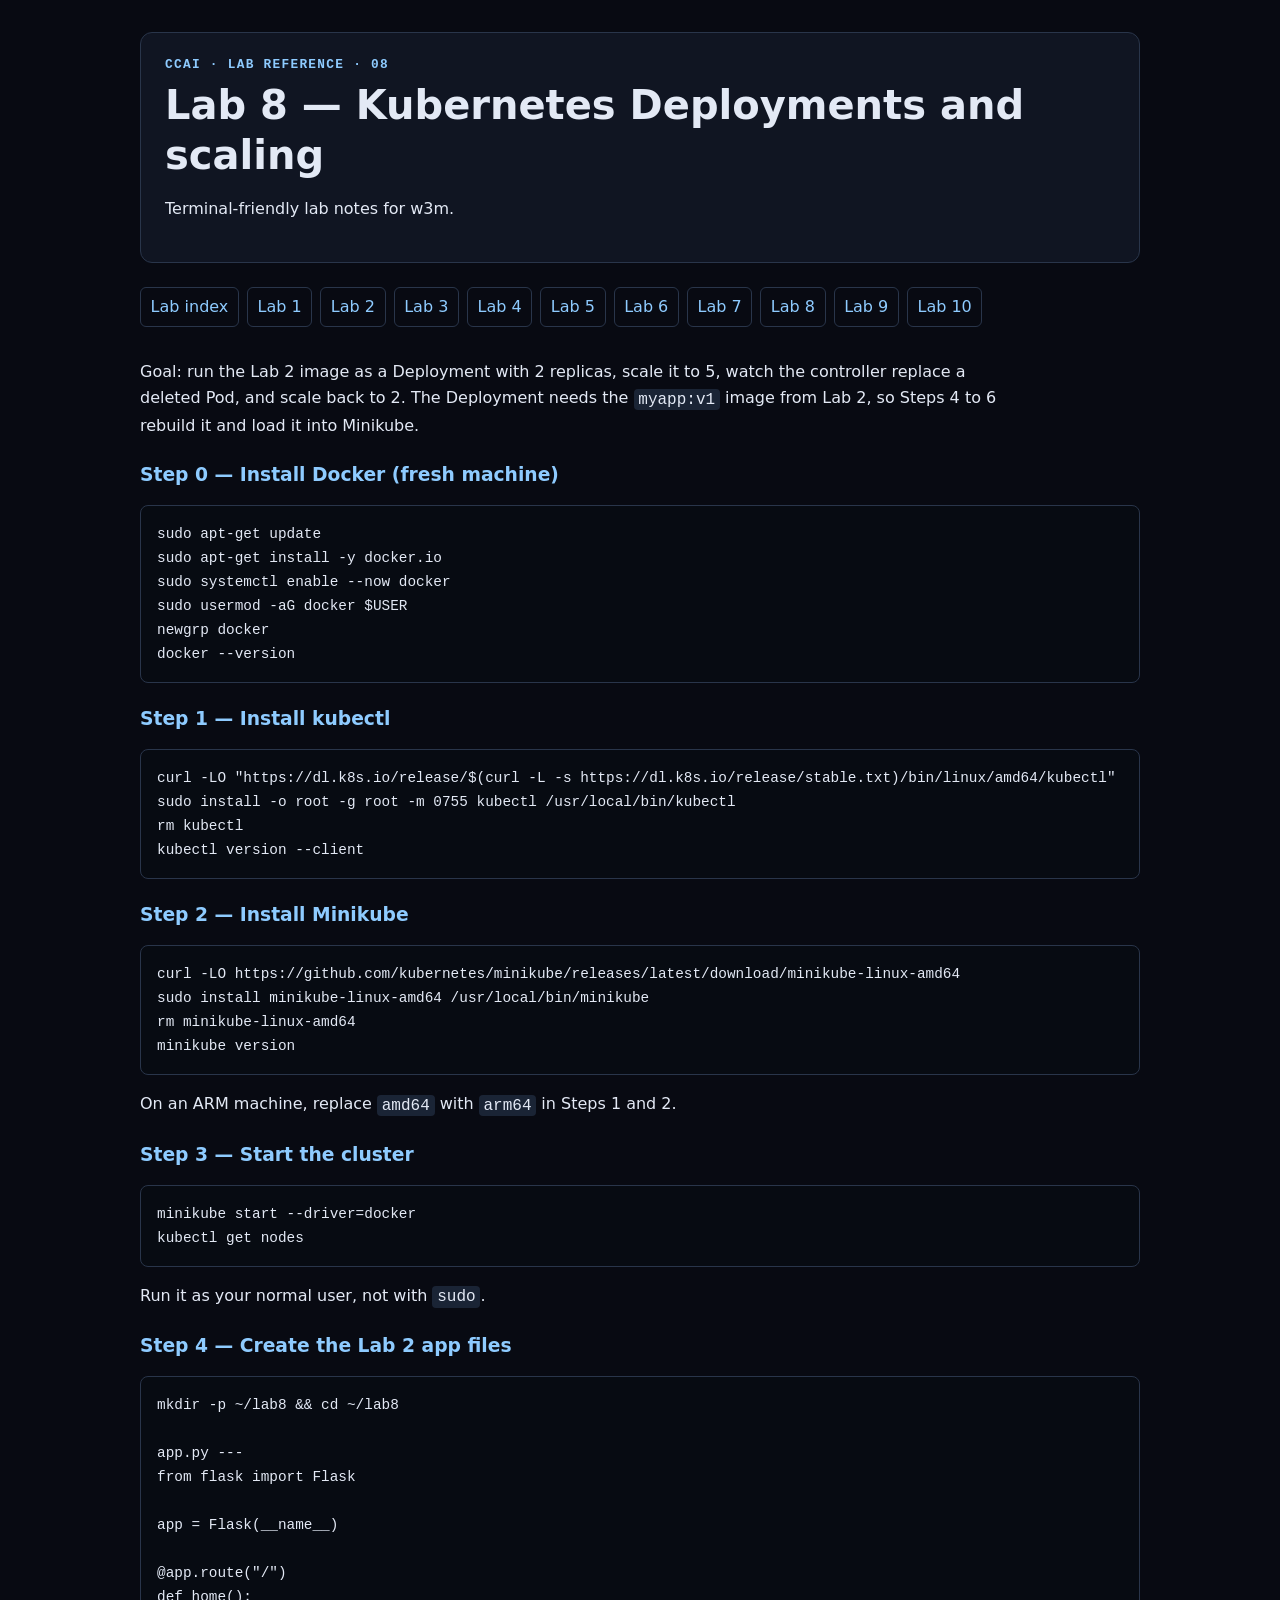
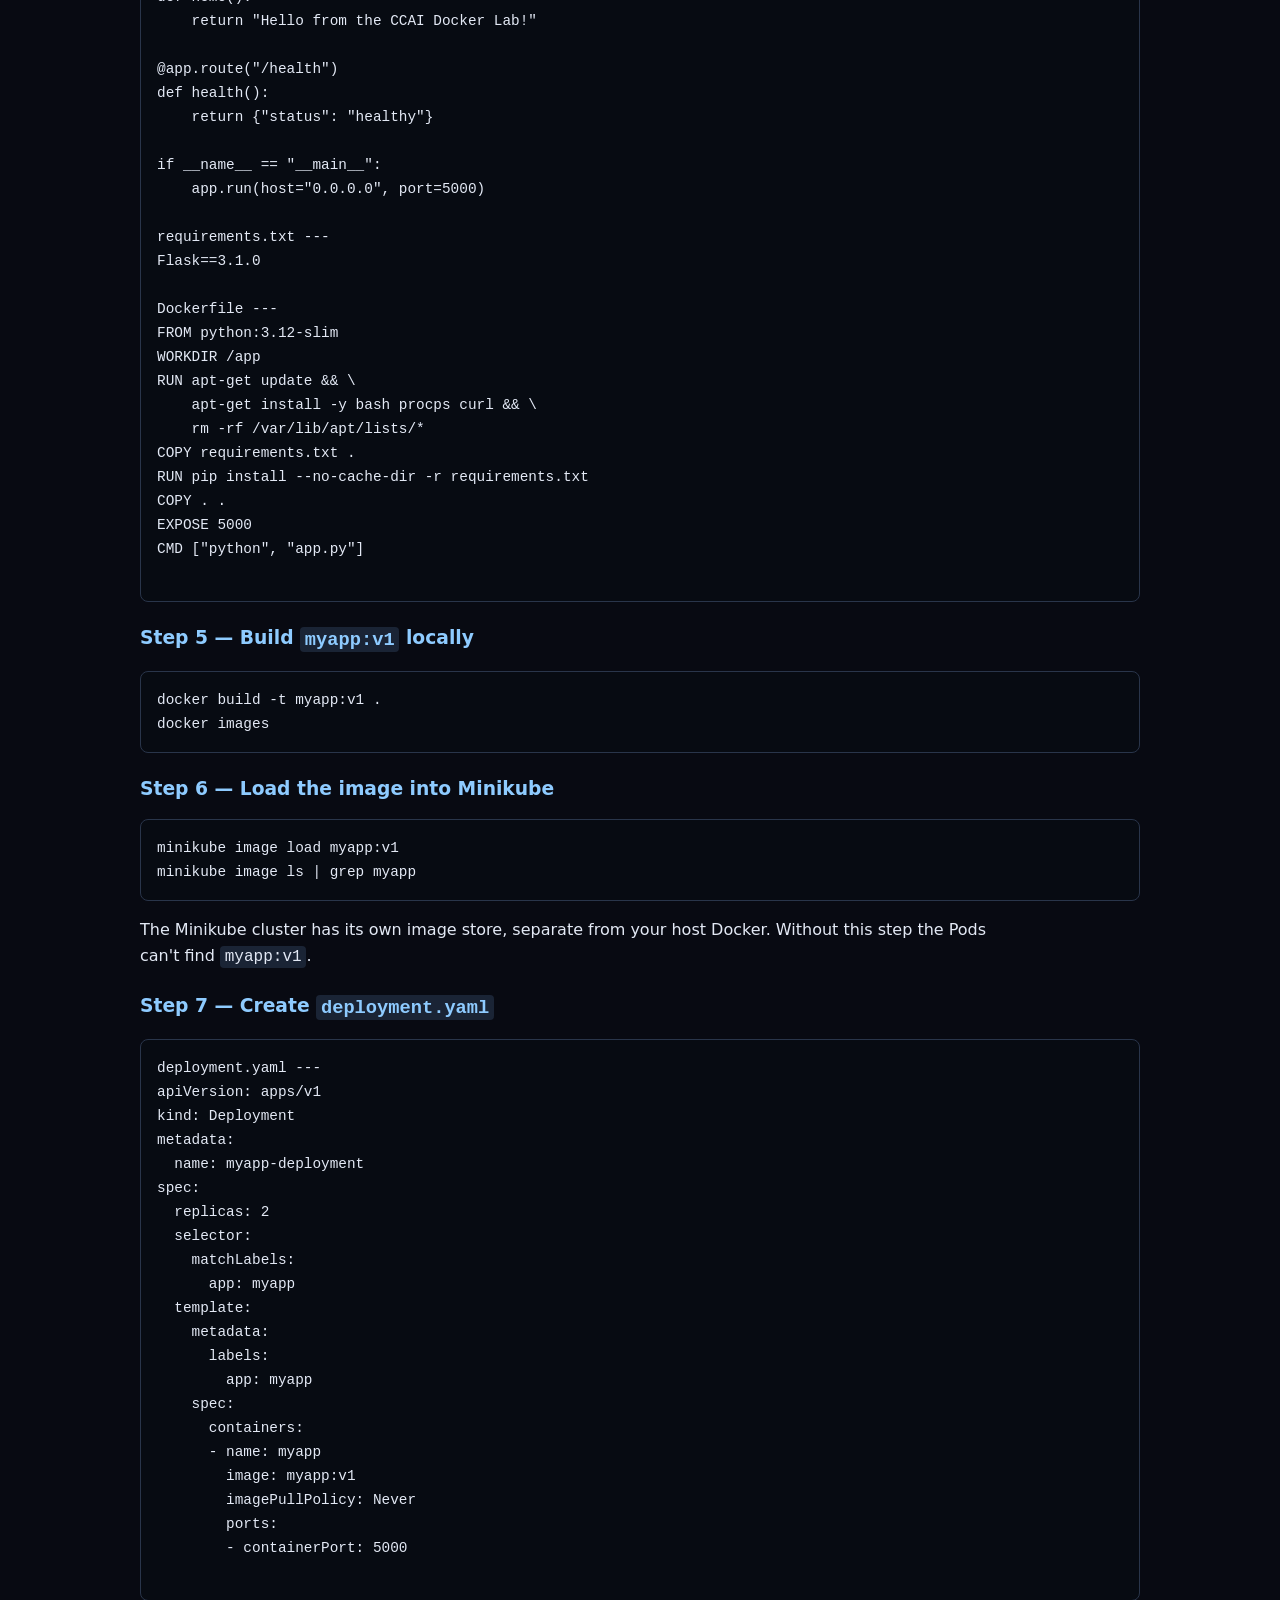
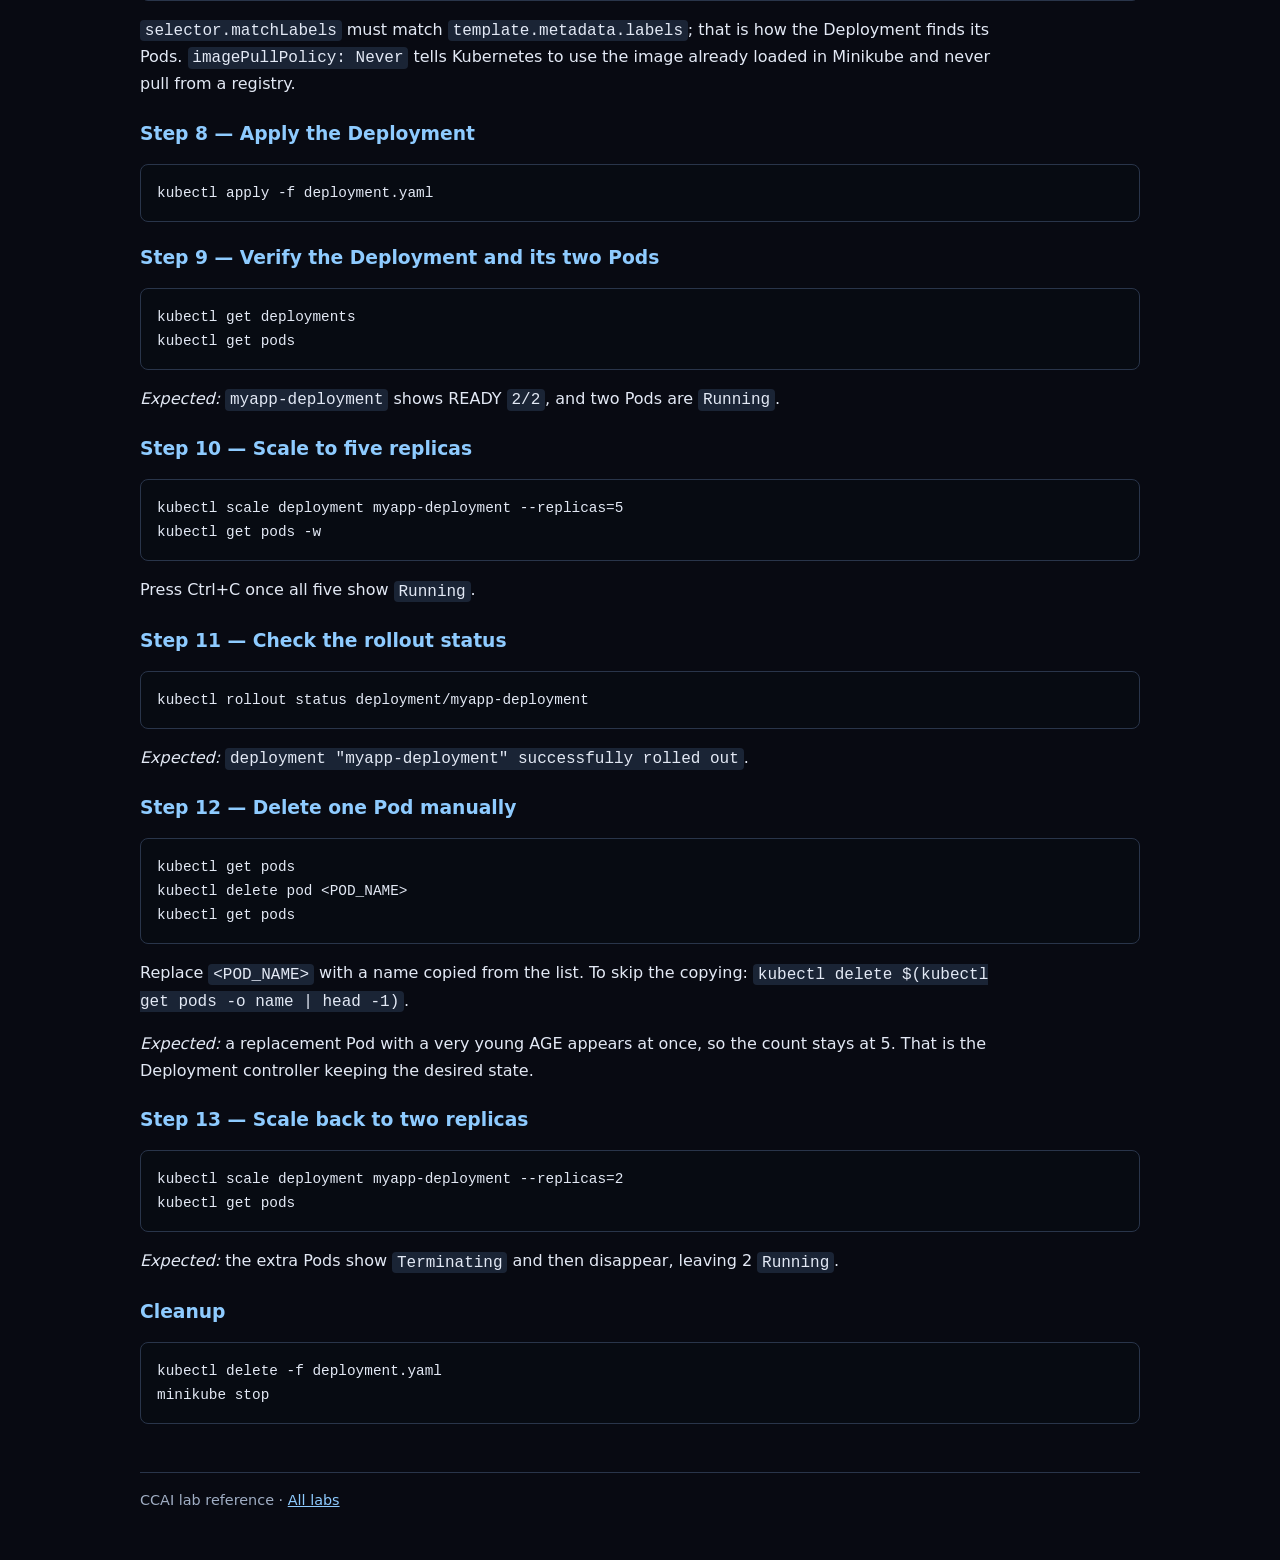
<file: ccai/8.html>
<!doctype html>
<html lang="en">
<head>
<meta charset="utf-8">
<meta name="viewport" content="width=device-width, initial-scale=1">
<meta name="description" content="Lab 8 — Kubernetes Deployments and scaling — CCAI lab reference">
<title>Lab 8 — Kubernetes Deployments and scaling | CCAI Labs</title>
<style>
:root{color-scheme:dark;--bg:#080a12;--panel:#101522;--text:#e3e9f5;--muted:#a0aec4;--accent:#8ecbff;--border:#29354a;--code:#070b12}
*{box-sizing:border-box}
body{margin:0;background:var(--bg);color:var(--text);font:16px/1.65 system-ui,-apple-system,BlinkMacSystemFont,"Segoe UI",sans-serif}
main{width:min(100% - 2rem,1000px);margin:0 auto;padding:2rem 0 4rem}
header{padding:1.5rem;margin-bottom:1.5rem;background:#101522;border:1px solid var(--border);border-radius:12px}
.eyebrow{color:var(--accent);font:700 .8rem ui-monospace,monospace;letter-spacing:.1em;text-transform:uppercase}
h1,h2,h3{line-height:1.25}h1{font-size:clamp(1.8rem,4vw,2.5rem);margin:.5rem 0}h2{margin-top:2rem;padding-bottom:.5rem;border-bottom:1px solid var(--border)}h3{color:var(--accent);margin-top:1.5rem}
p,li{max-width:85ch}a{color:var(--accent)}strong{color:#fff}
pre{overflow-x:auto;padding:1rem;background:var(--code);border:1px solid var(--border);border-radius:8px;line-height:1.5;tab-size:2}
pre code{white-space:pre;font: .9rem ui-monospace,SFMono-Regular,Consolas,monospace}
code{font-family:ui-monospace,SFMono-Regular,Consolas,monospace;background:#1a2435;padding:.1rem .3rem;border-radius:4px}
pre code{background:transparent;padding:0}
table{border-collapse:collapse;width:100%;display:block;overflow-x:auto}th,td{border:1px solid var(--border);padding:.65rem;text-align:left;vertical-align:top}th{background:var(--panel)}
blockquote{border-left:3px solid var(--accent);padding:.5rem 1rem;margin-left:0;color:var(--muted);background:var(--panel)}
nav{display:flex;flex-wrap:wrap;gap:.5rem;margin:1rem 0 2rem}nav a{border:1px solid var(--border);padding:.35rem .6rem;border-radius:6px;text-decoration:none}
footer{border-top:1px solid var(--border);margin-top:3rem;padding-top:1rem;color:var(--muted);font-size:.9rem}
@media(max-width:600px){main{width:min(100% - 1.2rem,1000px);padding-top:.5rem}header{padding:1rem}body{font-size:15px}pre{padding:.75rem}pre code{font-size:.8rem}}
</style>
</head>
<body><main>
<header><div class="eyebrow">CCAI · Lab Reference · 08</div><h1>Lab 8 — Kubernetes Deployments and scaling</h1><p>Terminal-friendly lab notes for w3m.</p></header>
<nav><a href="index.html">Lab index</a><a href="1.html">Lab 1</a><a href="2.html">Lab 2</a><a href="3.html">Lab 3</a><a href="4.html">Lab 4</a><a href="5.html">Lab 5</a><a href="6.html">Lab 6</a><a href="7.html">Lab 7</a><a href="8.html">Lab 8</a><a href="9.html">Lab 9</a><a href="10.html">Lab 10</a></nav>
<p>Goal: run the Lab 2 image as a Deployment with 2 replicas, scale it to 5, watch the controller replace a deleted Pod, and scale back to 2. The Deployment needs the <code>myapp:v1</code> image from Lab 2, so Steps 4 to 6 rebuild it and load it into Minikube.</p>
<h3>Step 0 — Install Docker (fresh machine)</h3>
<pre><code class="language-bash">sudo apt-get update
sudo apt-get install -y docker.io
sudo systemctl enable --now docker
sudo usermod -aG docker $USER
newgrp docker
docker --version
</code></pre>
<h3>Step 1 — Install kubectl</h3>
<pre><code class="language-bash">curl -LO &quot;https://dl.k8s.io/release/$(curl -L -s https://dl.k8s.io/release/stable.txt)/bin/linux/amd64/kubectl&quot;
sudo install -o root -g root -m 0755 kubectl /usr/local/bin/kubectl
rm kubectl
kubectl version --client
</code></pre>
<h3>Step 2 — Install Minikube</h3>
<pre><code class="language-bash">curl -LO https://github.com/kubernetes/minikube/releases/latest/download/minikube-linux-amd64
sudo install minikube-linux-amd64 /usr/local/bin/minikube
rm minikube-linux-amd64
minikube version
</code></pre>
<p>On an ARM machine, replace <code>amd64</code> with <code>arm64</code> in Steps 1 and 2.</p>
<h3>Step 3 — Start the cluster</h3>
<pre><code class="language-bash">minikube start --driver=docker
kubectl get nodes
</code></pre>
<p>Run it as your normal user, not with <code>sudo</code>.</p>
<h3>Step 4 — Create the Lab 2 app files</h3>
<pre><code class="language-bash">mkdir -p ~/lab8 &amp;&amp; cd ~/lab8

app.py ---
from flask import Flask

app = Flask(__name__)

@app.route(&quot;/&quot;)
def home():
    return &quot;Hello from the CCAI Docker Lab!&quot;

@app.route(&quot;/health&quot;)
def health():
    return {&quot;status&quot;: &quot;healthy&quot;}

if __name__ == &quot;__main__&quot;:
    app.run(host=&quot;0.0.0.0&quot;, port=5000)

requirements.txt ---
Flask==3.1.0

Dockerfile ---
FROM python:3.12-slim
WORKDIR /app
RUN apt-get update &amp;&amp; \
    apt-get install -y bash procps curl &amp;&amp; \
    rm -rf /var/lib/apt/lists/*
COPY requirements.txt .
RUN pip install --no-cache-dir -r requirements.txt
COPY . .
EXPOSE 5000
CMD [&quot;python&quot;, &quot;app.py&quot;]

</code></pre>
<h3>Step 5 — Build <code>myapp:v1</code> locally</h3>
<pre><code class="language-bash">docker build -t myapp:v1 .
docker images
</code></pre>
<h3>Step 6 — Load the image into Minikube</h3>
<pre><code class="language-bash">minikube image load myapp:v1
minikube image ls | grep myapp
</code></pre>
<p>The Minikube cluster has its own image store, separate from your host Docker. Without this step the Pods can't find <code>myapp:v1</code>.</p>
<h3>Step 7 — Create <code>deployment.yaml</code></h3>
<pre><code class="language-bash">deployment.yaml ---
apiVersion: apps/v1
kind: Deployment
metadata:
  name: myapp-deployment
spec:
  replicas: 2
  selector:
    matchLabels:
      app: myapp
  template:
    metadata:
      labels:
        app: myapp
    spec:
      containers:
      - name: myapp
        image: myapp:v1
        imagePullPolicy: Never
        ports:
        - containerPort: 5000

</code></pre>
<p><code>selector.matchLabels</code> must match <code>template.metadata.labels</code>; that is how the Deployment finds its Pods. <code>imagePullPolicy: Never</code> tells Kubernetes to use the image already loaded in Minikube and never pull from a registry.</p>
<h3>Step 8 — Apply the Deployment</h3>
<pre><code class="language-bash">kubectl apply -f deployment.yaml
</code></pre>
<h3>Step 9 — Verify the Deployment and its two Pods</h3>
<pre><code class="language-bash">kubectl get deployments
kubectl get pods
</code></pre>
<p><em>Expected:</em> <code>myapp-deployment</code> shows READY <code>2/2</code>, and two Pods are <code>Running</code>.</p>
<h3>Step 10 — Scale to five replicas</h3>
<pre><code class="language-bash">kubectl scale deployment myapp-deployment --replicas=5
kubectl get pods -w
</code></pre>
<p>Press Ctrl+C once all five show <code>Running</code>.</p>
<h3>Step 11 — Check the rollout status</h3>
<pre><code class="language-bash">kubectl rollout status deployment/myapp-deployment
</code></pre>
<p><em>Expected:</em> <code>deployment &quot;myapp-deployment&quot; successfully rolled out</code>.</p>
<h3>Step 12 — Delete one Pod manually</h3>
<pre><code class="language-bash">kubectl get pods
kubectl delete pod &lt;POD_NAME&gt;
kubectl get pods
</code></pre>
<p>Replace <code>&lt;POD_NAME&gt;</code> with a name copied from the list. To skip the copying: <code>kubectl delete $(kubectl get pods -o name | head -1)</code>.</p>
<p><em>Expected:</em> a replacement Pod with a very young AGE appears at once, so the count stays at 5. That is the Deployment controller keeping the desired state.</p>
<h3>Step 13 — Scale back to two replicas</h3>
<pre><code class="language-bash">kubectl scale deployment myapp-deployment --replicas=2
kubectl get pods
</code></pre>
<p><em>Expected:</em> the extra Pods show <code>Terminating</code> and then disappear, leaving 2 <code>Running</code>.</p>
<h3>Cleanup</h3>
<pre><code class="language-bash">kubectl delete -f deployment.yaml
minikube stop
</code></pre>

<footer>CCAI lab reference · <a href="index.html">All labs</a></footer>
</main></body></html>
</file>
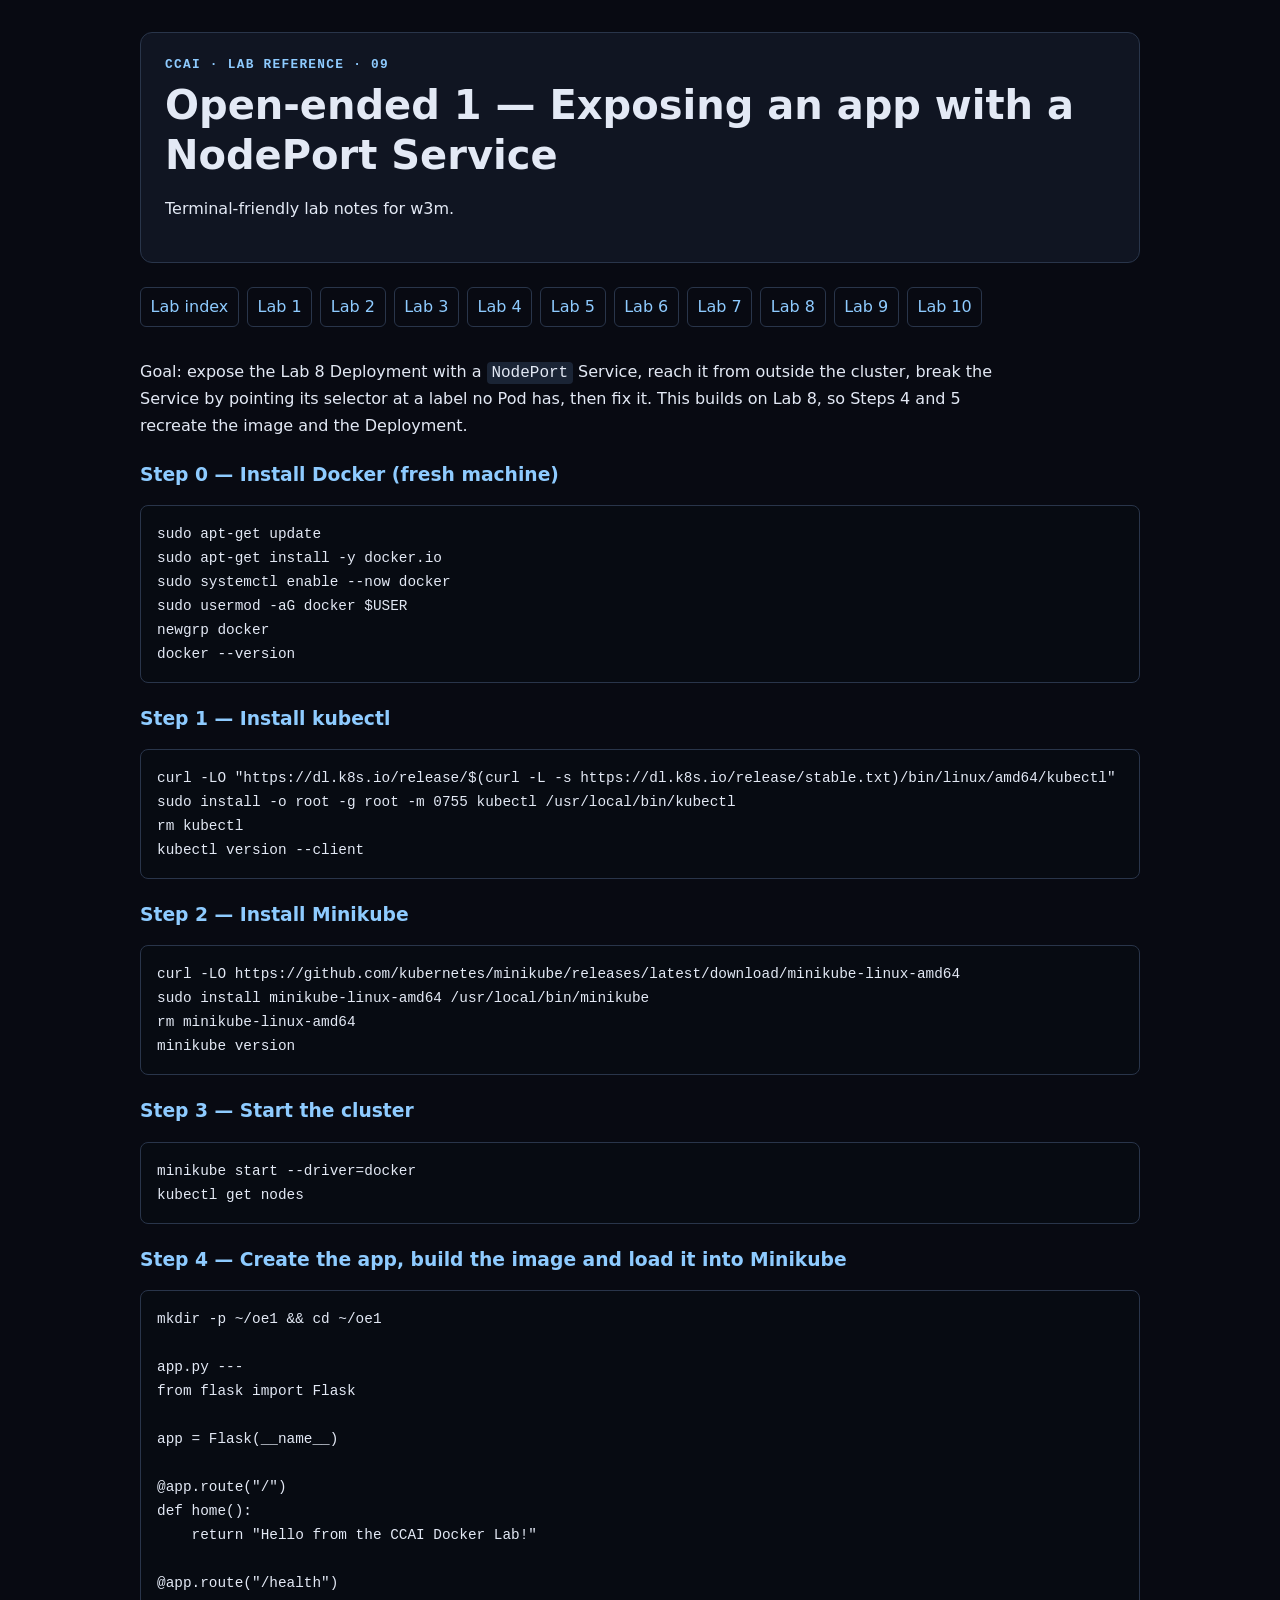
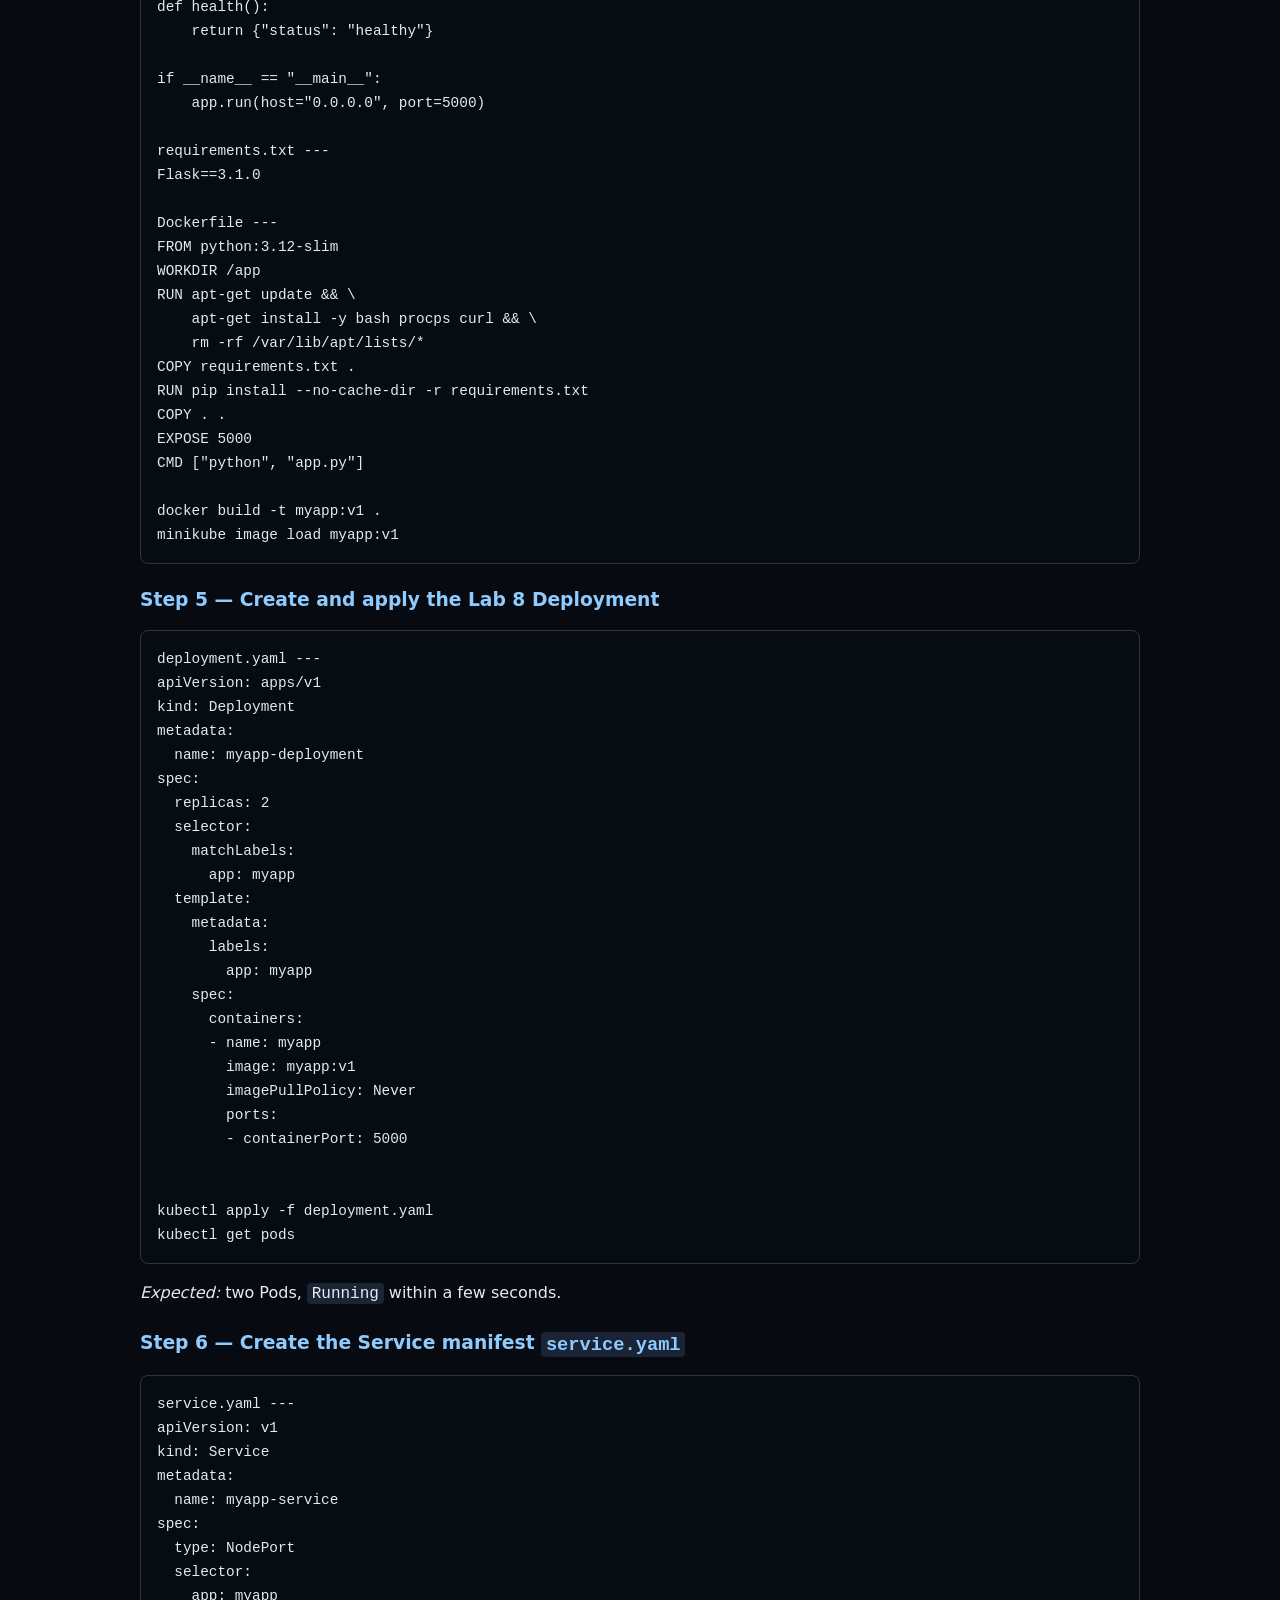
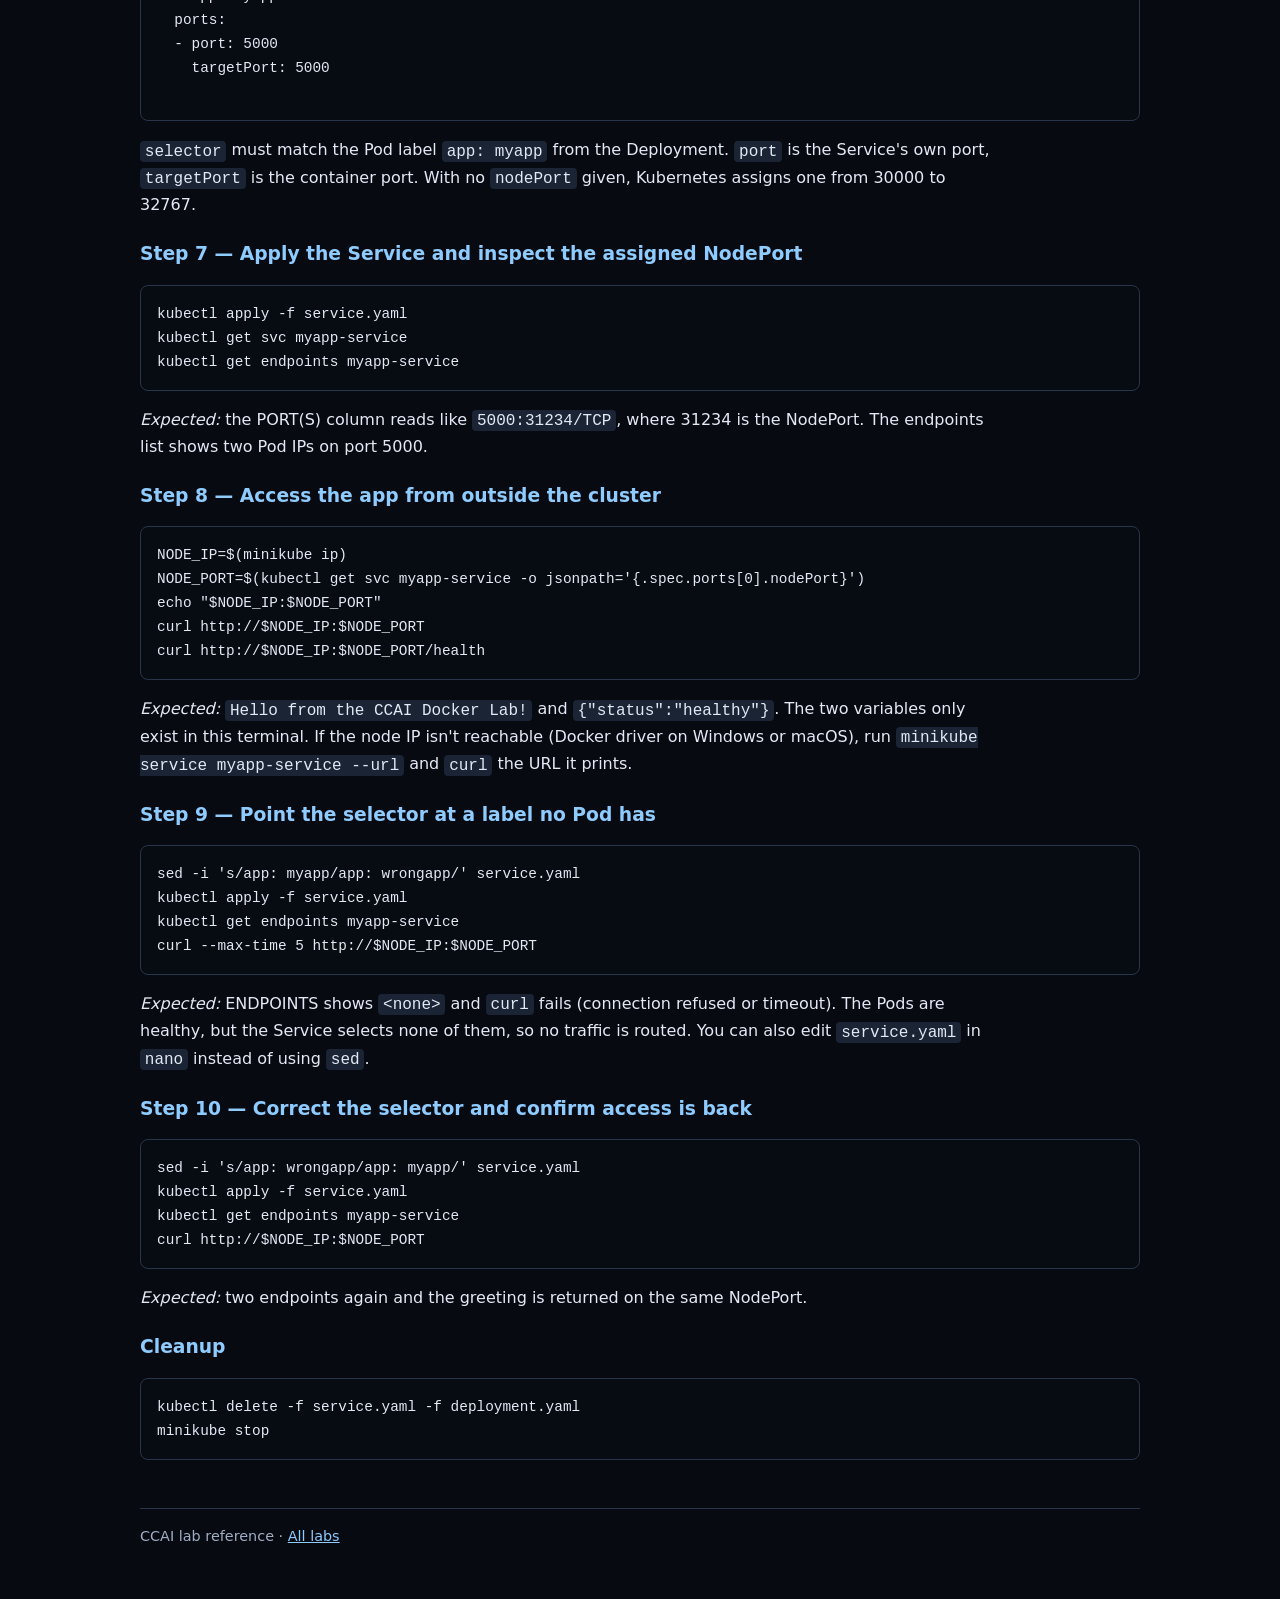
<file: ccai/9.html>
<!doctype html>
<html lang="en">
<head>
<meta charset="utf-8">
<meta name="viewport" content="width=device-width, initial-scale=1">
<meta name="description" content="Open-ended 1 — Exposing an app with a NodePort Service — CCAI lab reference">
<title>Open-ended 1 — Exposing an app with a NodePort Service | CCAI Labs</title>
<style>
:root{color-scheme:dark;--bg:#080a12;--panel:#101522;--text:#e3e9f5;--muted:#a0aec4;--accent:#8ecbff;--border:#29354a;--code:#070b12}
*{box-sizing:border-box}
body{margin:0;background:var(--bg);color:var(--text);font:16px/1.65 system-ui,-apple-system,BlinkMacSystemFont,"Segoe UI",sans-serif}
main{width:min(100% - 2rem,1000px);margin:0 auto;padding:2rem 0 4rem}
header{padding:1.5rem;margin-bottom:1.5rem;background:#101522;border:1px solid var(--border);border-radius:12px}
.eyebrow{color:var(--accent);font:700 .8rem ui-monospace,monospace;letter-spacing:.1em;text-transform:uppercase}
h1,h2,h3{line-height:1.25}h1{font-size:clamp(1.8rem,4vw,2.5rem);margin:.5rem 0}h2{margin-top:2rem;padding-bottom:.5rem;border-bottom:1px solid var(--border)}h3{color:var(--accent);margin-top:1.5rem}
p,li{max-width:85ch}a{color:var(--accent)}strong{color:#fff}
pre{overflow-x:auto;padding:1rem;background:var(--code);border:1px solid var(--border);border-radius:8px;line-height:1.5;tab-size:2}
pre code{white-space:pre;font: .9rem ui-monospace,SFMono-Regular,Consolas,monospace}
code{font-family:ui-monospace,SFMono-Regular,Consolas,monospace;background:#1a2435;padding:.1rem .3rem;border-radius:4px}
pre code{background:transparent;padding:0}
table{border-collapse:collapse;width:100%;display:block;overflow-x:auto}th,td{border:1px solid var(--border);padding:.65rem;text-align:left;vertical-align:top}th{background:var(--panel)}
blockquote{border-left:3px solid var(--accent);padding:.5rem 1rem;margin-left:0;color:var(--muted);background:var(--panel)}
nav{display:flex;flex-wrap:wrap;gap:.5rem;margin:1rem 0 2rem}nav a{border:1px solid var(--border);padding:.35rem .6rem;border-radius:6px;text-decoration:none}
footer{border-top:1px solid var(--border);margin-top:3rem;padding-top:1rem;color:var(--muted);font-size:.9rem}
@media(max-width:600px){main{width:min(100% - 1.2rem,1000px);padding-top:.5rem}header{padding:1rem}body{font-size:15px}pre{padding:.75rem}pre code{font-size:.8rem}}
</style>
</head>
<body><main>
<header><div class="eyebrow">CCAI · Lab Reference · 09</div><h1>Open-ended 1 — Exposing an app with a NodePort Service</h1><p>Terminal-friendly lab notes for w3m.</p></header>
<nav><a href="index.html">Lab index</a><a href="1.html">Lab 1</a><a href="2.html">Lab 2</a><a href="3.html">Lab 3</a><a href="4.html">Lab 4</a><a href="5.html">Lab 5</a><a href="6.html">Lab 6</a><a href="7.html">Lab 7</a><a href="8.html">Lab 8</a><a href="9.html">Lab 9</a><a href="10.html">Lab 10</a></nav>
<p>Goal: expose the Lab 8 Deployment with a <code>NodePort</code> Service, reach it from outside the cluster, break the Service by pointing its selector at a label no Pod has, then fix it. This builds on Lab 8, so Steps 4 and 5 recreate the image and the Deployment.</p>
<h3>Step 0 — Install Docker (fresh machine)</h3>
<pre><code class="language-bash">sudo apt-get update
sudo apt-get install -y docker.io
sudo systemctl enable --now docker
sudo usermod -aG docker $USER
newgrp docker
docker --version
</code></pre>
<h3>Step 1 — Install kubectl</h3>
<pre><code class="language-bash">curl -LO &quot;https://dl.k8s.io/release/$(curl -L -s https://dl.k8s.io/release/stable.txt)/bin/linux/amd64/kubectl&quot;
sudo install -o root -g root -m 0755 kubectl /usr/local/bin/kubectl
rm kubectl
kubectl version --client
</code></pre>
<h3>Step 2 — Install Minikube</h3>
<pre><code class="language-bash">curl -LO https://github.com/kubernetes/minikube/releases/latest/download/minikube-linux-amd64
sudo install minikube-linux-amd64 /usr/local/bin/minikube
rm minikube-linux-amd64
minikube version
</code></pre>
<h3>Step 3 — Start the cluster</h3>
<pre><code class="language-bash">minikube start --driver=docker
kubectl get nodes
</code></pre>
<h3>Step 4 — Create the app, build the image and load it into Minikube</h3>
<pre><code class="language-bash">mkdir -p ~/oe1 &amp;&amp; cd ~/oe1

app.py ---
from flask import Flask

app = Flask(__name__)

@app.route(&quot;/&quot;)
def home():
    return &quot;Hello from the CCAI Docker Lab!&quot;

@app.route(&quot;/health&quot;)
def health():
    return {&quot;status&quot;: &quot;healthy&quot;}

if __name__ == &quot;__main__&quot;:
    app.run(host=&quot;0.0.0.0&quot;, port=5000)

requirements.txt ---
Flask==3.1.0

Dockerfile ---
FROM python:3.12-slim
WORKDIR /app
RUN apt-get update &amp;&amp; \
    apt-get install -y bash procps curl &amp;&amp; \
    rm -rf /var/lib/apt/lists/*
COPY requirements.txt .
RUN pip install --no-cache-dir -r requirements.txt
COPY . .
EXPOSE 5000
CMD [&quot;python&quot;, &quot;app.py&quot;]

docker build -t myapp:v1 .
minikube image load myapp:v1
</code></pre>
<h3>Step 5 — Create and apply the Lab 8 Deployment</h3>
<pre><code class="language-bash">deployment.yaml ---
apiVersion: apps/v1
kind: Deployment
metadata:
  name: myapp-deployment
spec:
  replicas: 2
  selector:
    matchLabels:
      app: myapp
  template:
    metadata:
      labels:
        app: myapp
    spec:
      containers:
      - name: myapp
        image: myapp:v1
        imagePullPolicy: Never
        ports:
        - containerPort: 5000


kubectl apply -f deployment.yaml
kubectl get pods
</code></pre>
<p><em>Expected:</em> two Pods, <code>Running</code> within a few seconds.</p>
<h3>Step 6 — Create the Service manifest <code>service.yaml</code></h3>
<pre><code class="language-bash">service.yaml ---
apiVersion: v1
kind: Service
metadata:
  name: myapp-service
spec:
  type: NodePort
  selector:
    app: myapp
  ports:
  - port: 5000
    targetPort: 5000

</code></pre>
<p><code>selector</code> must match the Pod label <code>app: myapp</code> from the Deployment. <code>port</code> is the Service's own port, <code>targetPort</code> is the container port. With no <code>nodePort</code> given, Kubernetes assigns one from 30000 to 32767.</p>
<h3>Step 7 — Apply the Service and inspect the assigned NodePort</h3>
<pre><code class="language-bash">kubectl apply -f service.yaml
kubectl get svc myapp-service
kubectl get endpoints myapp-service
</code></pre>
<p><em>Expected:</em> the PORT(S) column reads like <code>5000:31234/TCP</code>, where 31234 is the NodePort. The endpoints list shows two Pod IPs on port 5000.</p>
<h3>Step 8 — Access the app from outside the cluster</h3>
<pre><code class="language-bash">NODE_IP=$(minikube ip)
NODE_PORT=$(kubectl get svc myapp-service -o jsonpath='{.spec.ports[0].nodePort}')
echo &quot;$NODE_IP:$NODE_PORT&quot;
curl http://$NODE_IP:$NODE_PORT
curl http://$NODE_IP:$NODE_PORT/health
</code></pre>
<p><em>Expected:</em> <code>Hello from the CCAI Docker Lab!</code> and <code>{&quot;status&quot;:&quot;healthy&quot;}</code>. The two variables only exist in this terminal. If the node IP isn't reachable (Docker driver on Windows or macOS), run <code>minikube service myapp-service --url</code> and <code>curl</code> the URL it prints.</p>
<h3>Step 9 — Point the selector at a label no Pod has</h3>
<pre><code class="language-bash">sed -i 's/app: myapp/app: wrongapp/' service.yaml
kubectl apply -f service.yaml
kubectl get endpoints myapp-service
curl --max-time 5 http://$NODE_IP:$NODE_PORT
</code></pre>
<p><em>Expected:</em> ENDPOINTS shows <code>&lt;none&gt;</code> and <code>curl</code> fails (connection refused or timeout). The Pods are healthy, but the Service selects none of them, so no traffic is routed. You can also edit <code>service.yaml</code> in <code>nano</code> instead of using <code>sed</code>.</p>
<h3>Step 10 — Correct the selector and confirm access is back</h3>
<pre><code class="language-bash">sed -i 's/app: wrongapp/app: myapp/' service.yaml
kubectl apply -f service.yaml
kubectl get endpoints myapp-service
curl http://$NODE_IP:$NODE_PORT
</code></pre>
<p><em>Expected:</em> two endpoints again and the greeting is returned on the same NodePort.</p>
<h3>Cleanup</h3>
<pre><code class="language-bash">kubectl delete -f service.yaml -f deployment.yaml
minikube stop
</code></pre>

<footer>CCAI lab reference · <a href="index.html">All labs</a></footer>
</main></body></html>
</file>
<file: style.css>
:root {
    --bg: #0d0c1e;
    --fg: #f4c948;
    --dim: #375186;
    --accent: #e84732;
}

body {
    background-color: var(--bg);
    color: var(--fg);
    font-family: 'VT323', monospace;
    font-size: 22px;
    line-height: 1.5;
    margin: 0;
    padding: 0;
    height: 100vh;
}

.crt {
    display: grid;
    grid-template-columns: minmax(0, 1fr) 280px;
    height: 100vh;
    gap: 20px;
    position: relative;
}

#terminal {
    border: 1px solid var(--dim);
    background-color: var(--bg);
    color: var(--fg);
    padding: 16px;
    overflow-y: auto;
    font-family: 'VT323', monospace;
    letter-spacing: 0.02em;
    font-size: 25px;
    min-height: 0;
    min-width: 0;
    text-shadow: 0 0 4px currentColor
}

#help {
    border: 1px solid var(--dim);
    padding: 16px;
    overflow-y: auto;
    min-height: 0;
}

.prompt {
    color: var(--accent);
    white-space: nowrap;
}

#cmd {
    flex: 1;
    border: none;
    background-color: transparent;
    border: none;
    color: inherit;
    font-family: 'VT323', monospace;
    letter-spacing: 0.03em;
    font-size: 25px;
    outline: none;
    caret-color: var(--fg);
    text-shadow: 0 0 4px currentColor;
}

.prompt-row {
    display: flex;
    align-items: center;
    gap: 8px;
}

.crt::after {
    content: "";
    position: fixed; inset: 0;
    pointer-events: none;   
    z-index: 10;
    background:
        repeating-linear-gradient(to bottom, rgba(0,0,0,0) 0, rgba(0,0,0,0) 4px, rgba(0,0,0,.25) 8px),
        radial-gradient(ellipse at center, transparent 65%, rgba(0,0,0,.5) 100%);
}

#help h3 {
    color: var(--accent);
    font-size: 22px;
    margin-top: 0;
    border-bottom: 1px solid var(--dim);
    padding-bottom: 10px;
    text-shadow: 0 0 4px currentColor;
}

#terminal,
#help {
    box-sizing: border-box;
}

@media (max-width: 800px) {
    .crt {
        grid-template-columns: 1fr;
        grid-template-rows: minmax(60vh, 1fr) auto;
        height: auto;
        min-height: 100vh;
    }

    #terminal {
        min-height: 60vh;
        font-size: 14px;
    }

    #body {
        font-size: 14px;
    }

    #cmd {
        font-size: 14px;
    }

    #help h3 {
        font-size: 16px;
    }

    #help {
        min-height: 150px;
        font-size: 14px;
    }
    #terminal pre {
        font-size: 6px;
        line-height: 1.3;
    }
    .boot {
        flex-direction: column;
        gap: 12px;
    }
    .boot-art {
        margin: 0 auto;
    }
}

#output {
    white-space: pre-wrap;
    word-wrap: break-word;
    overflow-wrap: anywhere;
}

#cmd-list {
    list-style: none;
    padding-left: 0;
    margin: 0;
    cursor: pointer;
    text-shadow: 0 0 6px currentColor;
}

#output a { 
    color: var(--accent);
}

.boot { display: flex; gap: 30px; align-items: flex-start; margin-bottom: 12px; }
.boot-art { margin: 0; white-space: pre; color: var(--accent); line-height: 1.2; flex-shrink: 0; }
.boot-key { color: var(--accent); }
</file>
